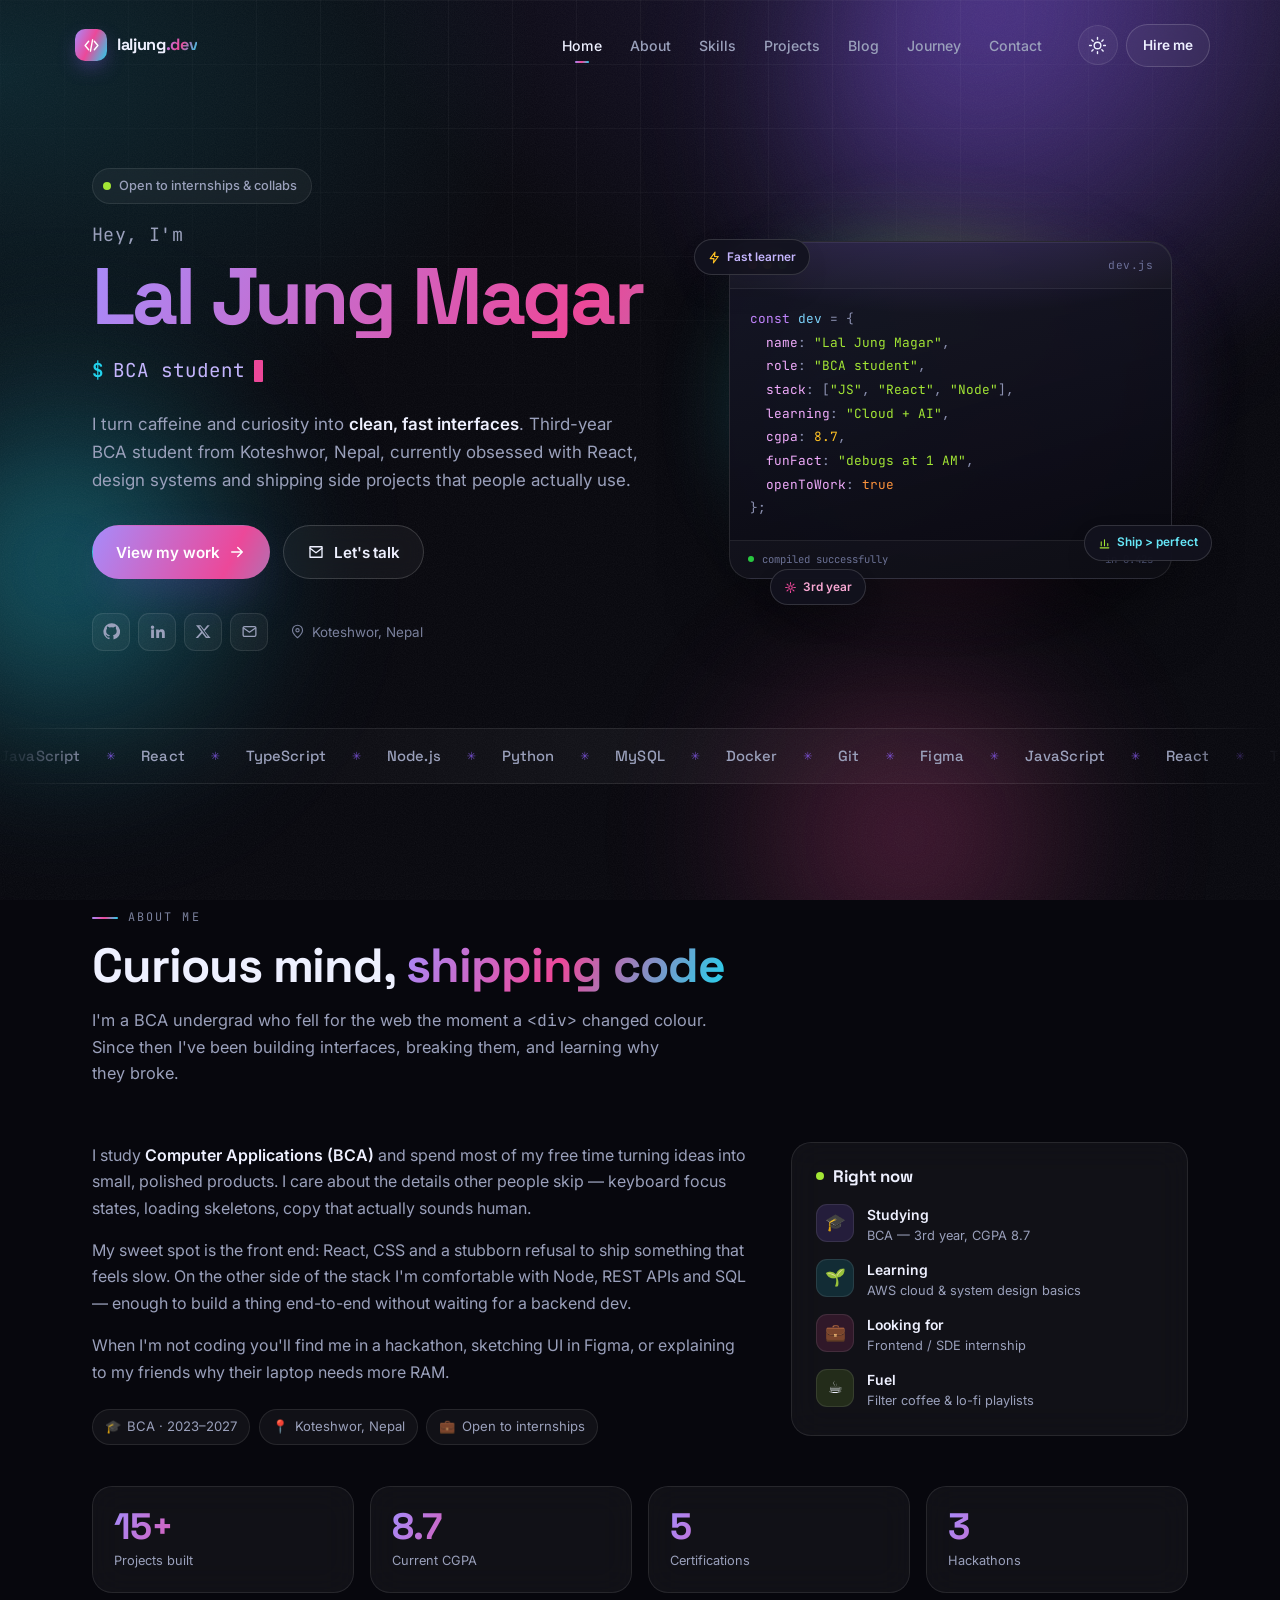
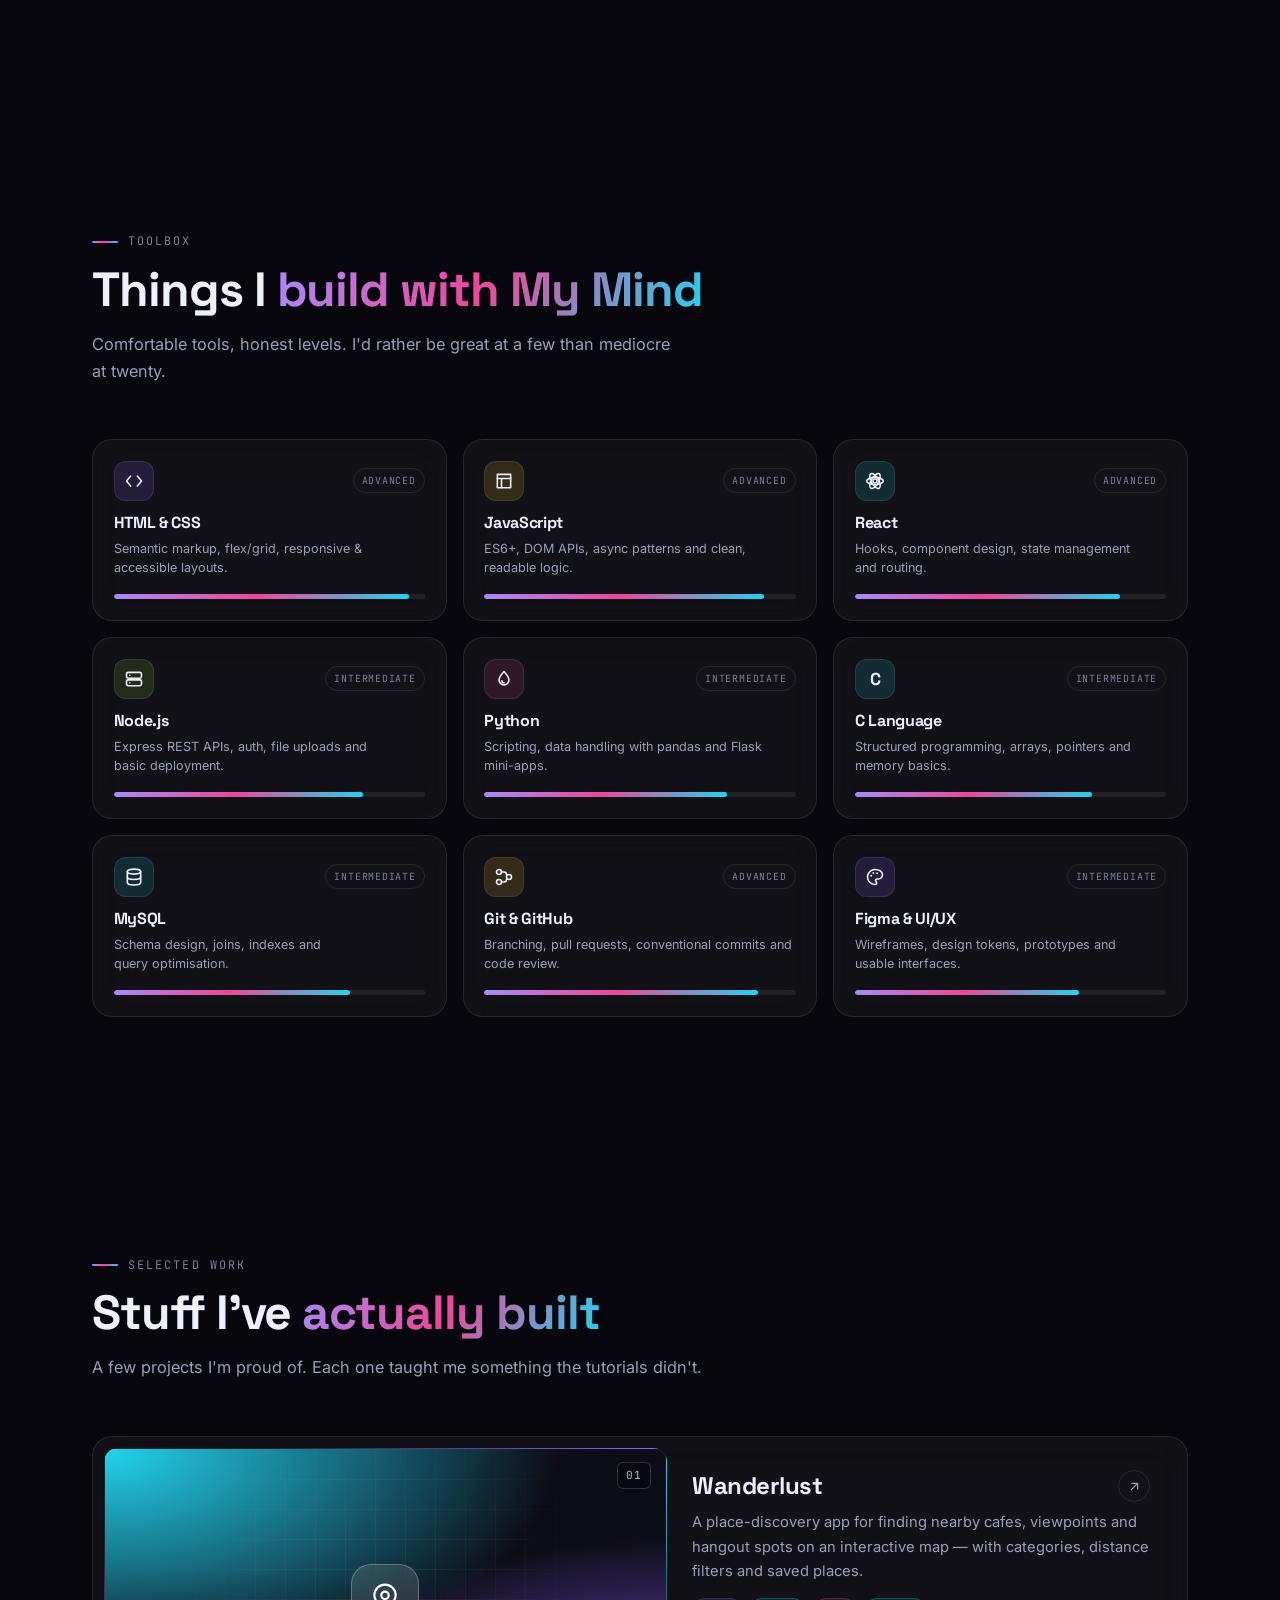
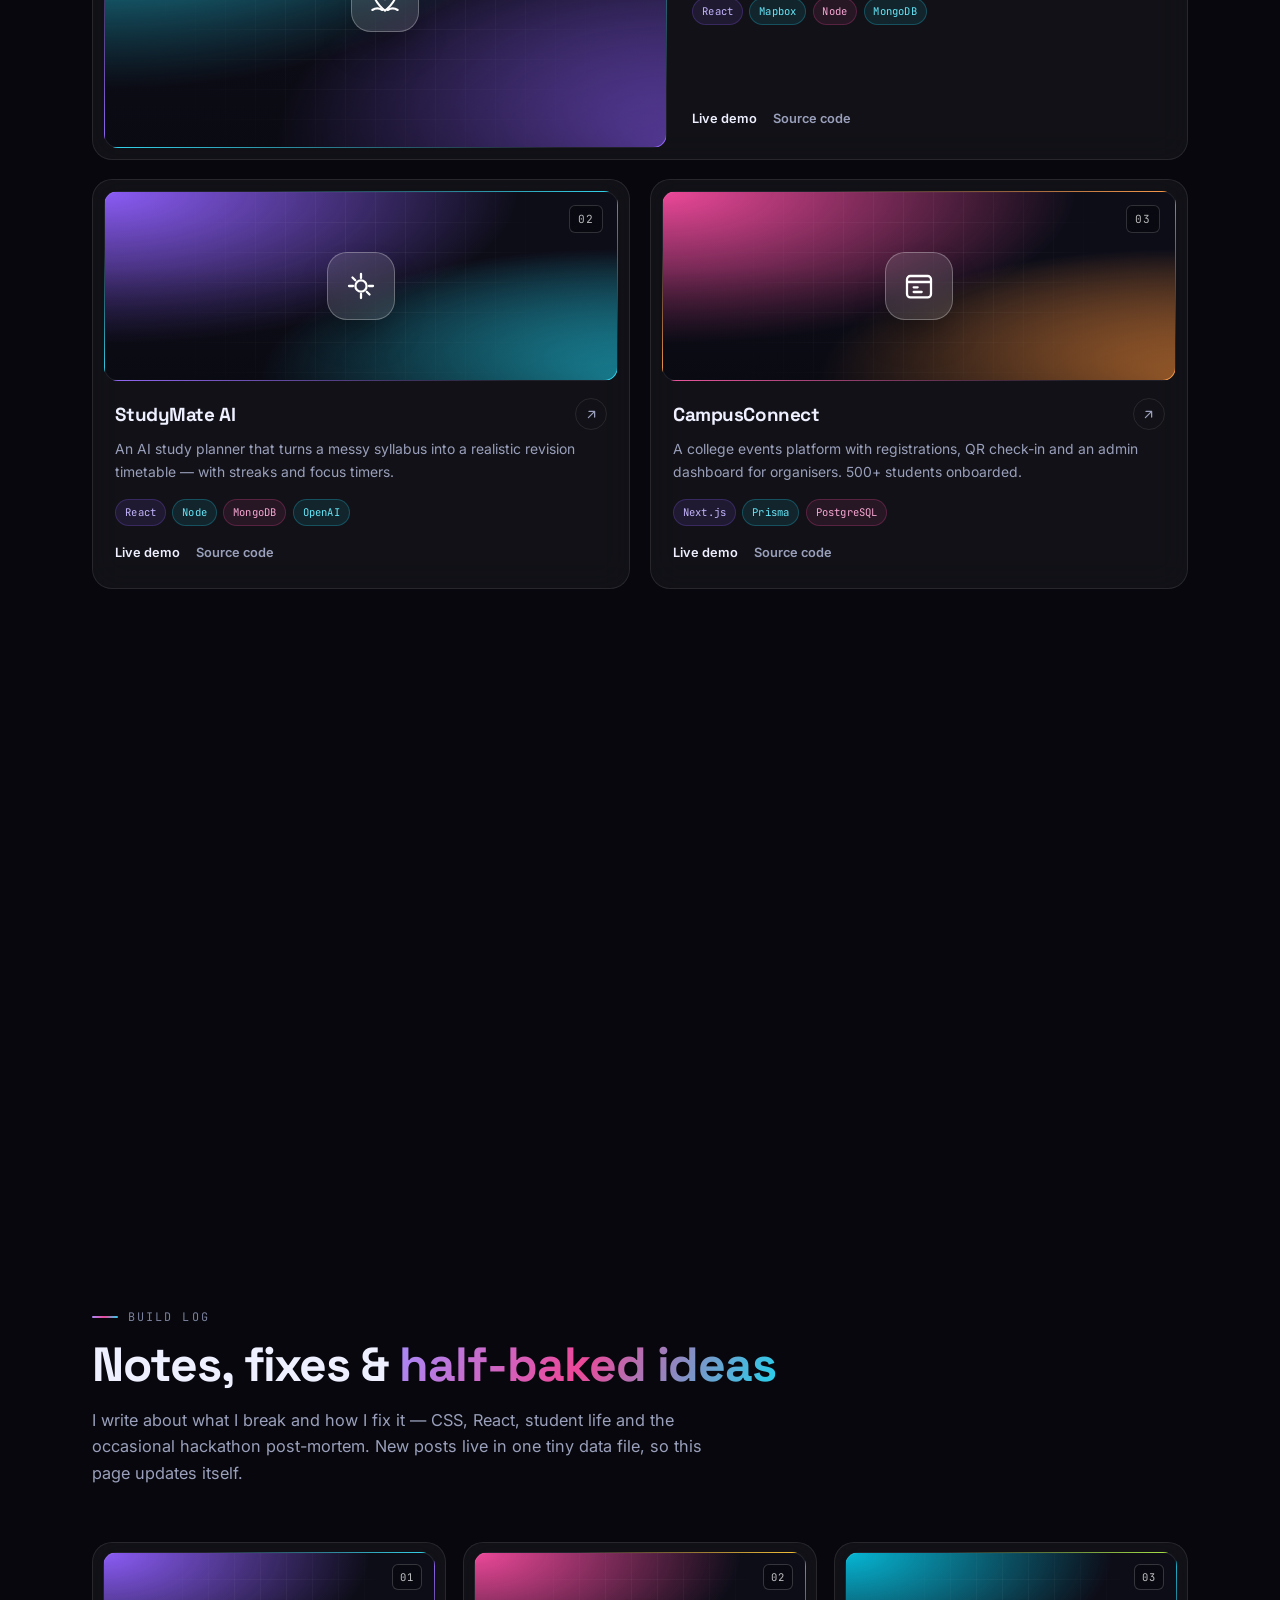
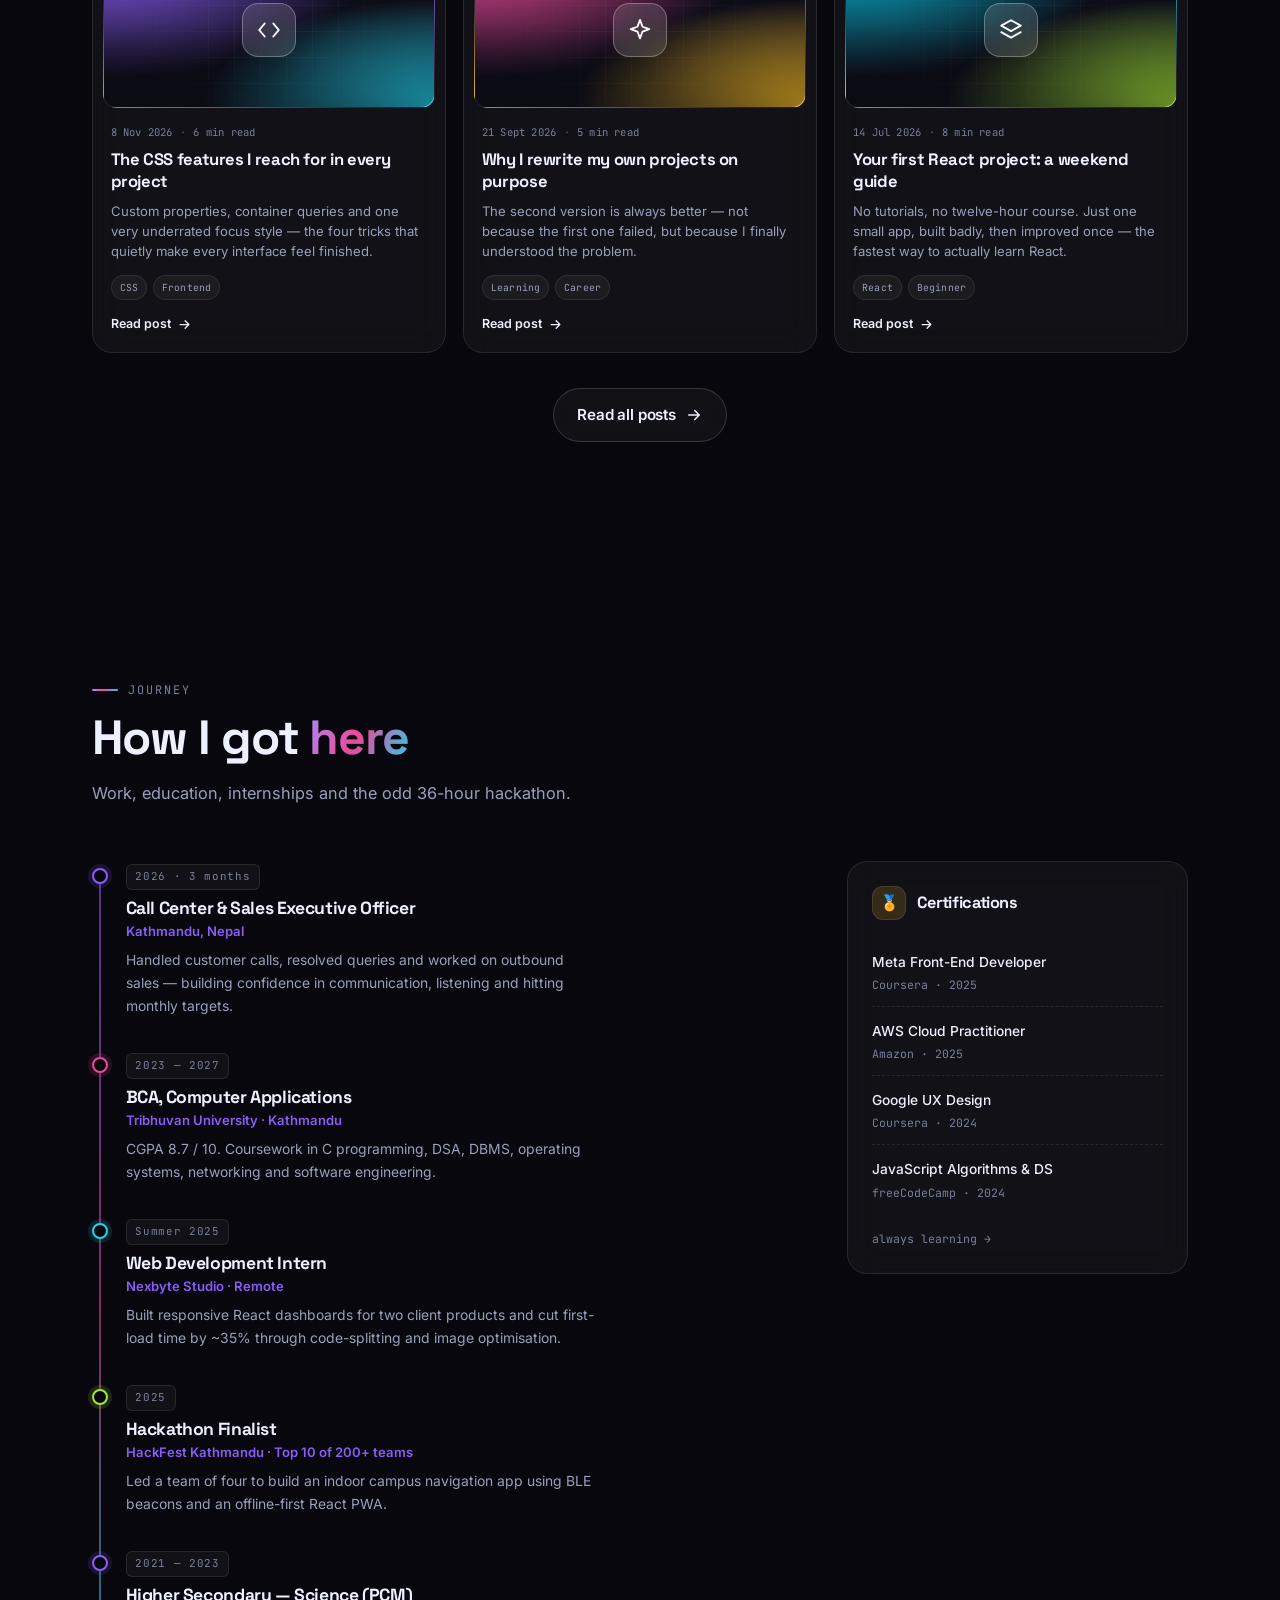
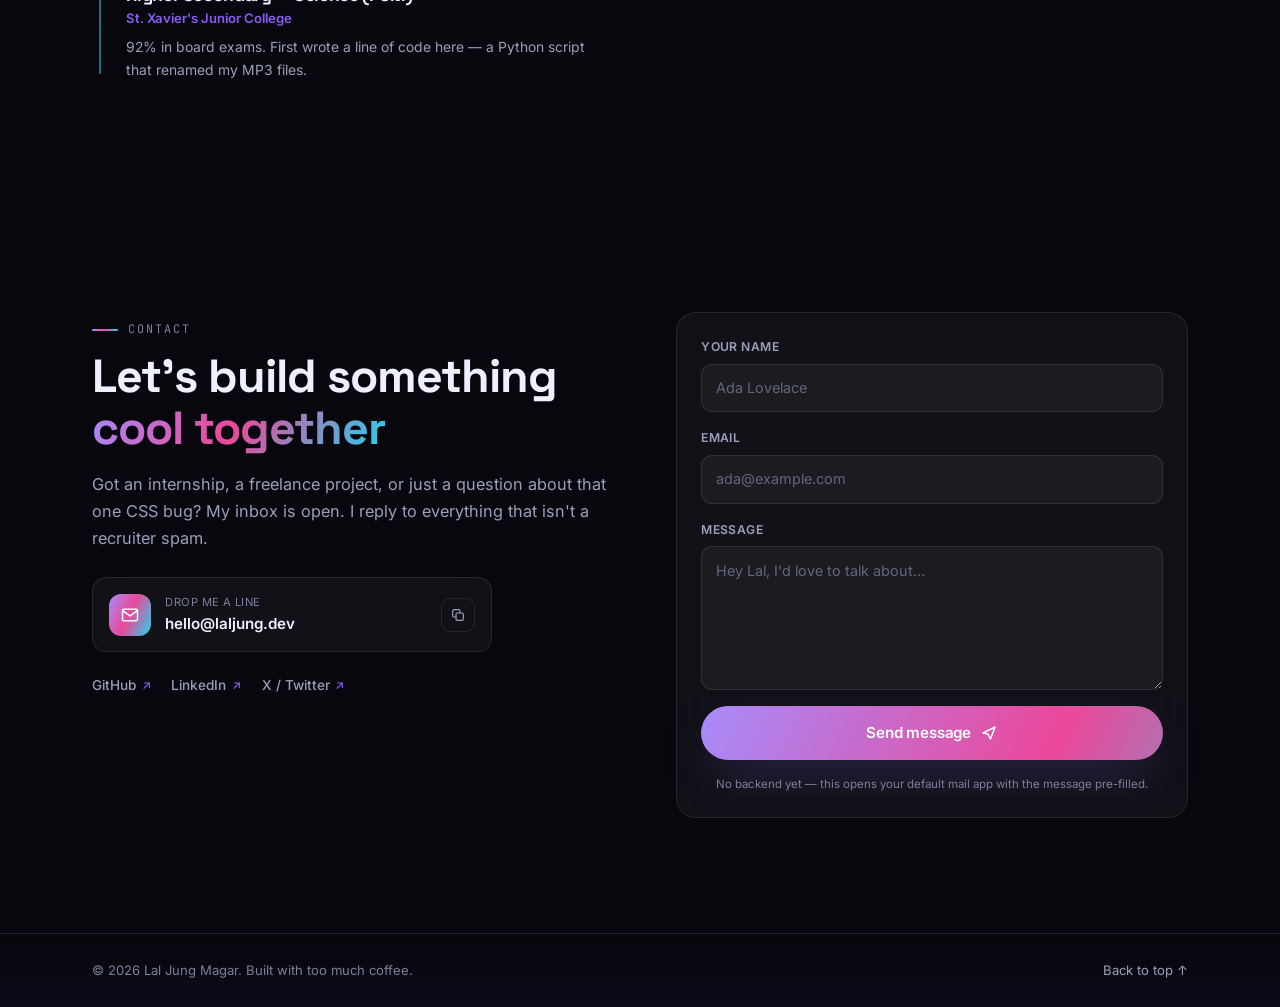
<file: index.html>
<!DOCTYPE html>
<html lang="en" data-theme="dark">
<head>
  <meta charset="utf-8" />
  <meta name="viewport" content="width=device-width, initial-scale=1" />
  <title>Lal Jung Magar — BCA Student &amp; Developer</title>
  <meta name="description" content="Portfolio of Lal Jung Magar — a BCA student who builds fast, accessible and slightly over-engineered web apps." />
  <meta name="theme-color" content="#07070d" />
  <meta property="og:title" content="Lal Jung Magar — BCA Student &amp; Developer" />
  <meta property="og:description" content="Colorful little corner of the internet where I show off what I build." />
  <meta property="og:type" content="website" />

  <link rel="icon" href="data:image/svg+xml,%3Csvg xmlns='http://www.w3.org/2000/svg' viewBox='0 0 64 64'%3E%3Cdefs%3E%3ClinearGradient id='g' x1='0' y1='0' x2='1' y2='1'%3E%3Cstop offset='0' stop-color='%238b5cf6'/%3E%3Cstop offset='.5' stop-color='%23ec4899'/%3E%3Cstop offset='1' stop-color='%2322d3ee'/%3E%3C/linearGradient%3E%3C/defs%3E%3Crect width='64' height='64' rx='16' fill='url(%23g)'/%3E%3Ctext x='32' y='44' font-family='Verdana,sans-serif' font-size='32' font-weight='bold' fill='white' text-anchor='middle'%3EL%3C/text%3E%3C/svg%3E" />

  <link rel="preconnect" href="https://fonts.googleapis.com" />
  <link rel="preconnect" href="https://fonts.gstatic.com" crossorigin />
  <link href="https://fonts.googleapis.com/css2?family=Inter:wght@300;400;500;600;700&family=JetBrains+Mono:wght@400;600&family=Space+Grotesk:wght@500;600;700&display=swap" rel="stylesheet" />

  <link rel="stylesheet" href="assets/css/style.css" />
  <script>document.documentElement.classList.add('js');</script>
</head>

<body>
  <!-- ===== decorative background ===== -->
  <div class="bg" aria-hidden="true">
    <div class="orb orb-1"></div>
    <div class="orb orb-2"></div>
    <div class="orb orb-3"></div>
    <div class="grid-lines"></div>
  </div>
  <div class="noise" aria-hidden="true"></div>
  <div class="cursor-glow" id="cursorGlow" aria-hidden="true"></div>
  <div class="scroll-progress" aria-hidden="true"><span id="progressBar"></span></div>

  <a class="skip-link" href="#main">Skip to content</a>

  <!-- ===== nav ===== -->
  <header class="nav" id="nav">
    <div class="nav-inner">
      <a class="brand" href="#home" aria-label="Lal Jung Magar — home">
        <span class="brand-mark" aria-hidden="true">
          <svg viewBox="0 0 24 24" fill="none" stroke="currentColor" stroke-width="2" stroke-linecap="round" stroke-linejoin="round">
            <path d="m8 6-5 6 5 6M16 6l5 6-5 6M13.5 4l-3 16" />
          </svg>
        </span>
        <span class="brand-text">laljung<span class="glow">.dev</span></span>
      </a>

      <nav class="nav-links" id="navLinks" aria-label="Primary">
        <a href="#home" class="active">Home</a>
        <a href="#about">About</a>
        <a href="#skills">Skills</a>
        <a href="#projects">Projects</a>
        <a href="#blog">Blog</a>
        <a href="#journey">Journey</a>
        <a href="#contact">Contact</a>
      </nav>

      <div class="nav-actions">
        <button class="icon-btn theme-toggle" id="themeToggle" type="button" aria-label="Switch to light theme" aria-pressed="false">
          <svg class="i-sun" viewBox="0 0 24 24" fill="none" stroke="currentColor" stroke-width="1.8" stroke-linecap="round" aria-hidden="true">
            <circle cx="12" cy="12" r="4.2" />
            <path d="M12 2v2.2M12 19.8V22M2 12h2.2M19.8 12H22M4.9 4.9l1.6 1.6M17.5 17.5l1.6 1.6M19.1 4.9l-1.6 1.6M6.5 17.5l-1.6 1.6" />
          </svg>
          <svg class="i-moon" viewBox="0 0 24 24" fill="none" stroke="currentColor" stroke-width="1.8" stroke-linecap="round" stroke-linejoin="round" aria-hidden="true">
            <path d="M21 13.2A8.6 8.6 0 1 1 10.8 3a6.8 6.8 0 0 0 10.2 10.2Z" />
          </svg>
        </button>

        <a class="btn btn-sm btn-ghost nav-cta" href="#contact">Hire me</a>

        <button class="icon-btn menu-btn" id="menuBtn" type="button" aria-label="Open menu" aria-expanded="false" aria-controls="navLinks">
          <span></span><span></span>
        </button>
      </div>
    </div>
  </header>

  <main id="main">
    <!-- ===== hero ===== -->
    <section class="hero" id="home">
      <div class="wrap hero-grid">
        <div class="hero-copy">
          <p class="badge reveal">
            <span class="dot" aria-hidden="true"></span>
            Open to internships &amp; collabs
          </p>

          <h1 class="hero-title">
            <span class="hero-hi">Hey, I'm</span>
            <span class="grad hero-name">Lal Jung Magar</span>
          </h1>

          <p class="hero-role" aria-label="BCA student, front-end developer, problem solver">
            <span class="prompt" aria-hidden="true">$</span>
            <span id="typewriter" class="type-text">BCA student</span><span class="caret" aria-hidden="true"></span>
          </p>

          <p class="hero-lede">
            I turn caffeine and curiosity into <strong>clean, fast interfaces</strong>. Third-year BCA
            student from Koteshwor, Nepal, currently obsessed with React, design systems and shipping
            side projects that people actually use.
          </p>

          <div class="hero-actions">
            <a class="btn btn-primary" href="#projects">
              View my work
              <svg viewBox="0 0 24 24" fill="none" stroke="currentColor" stroke-width="2" stroke-linecap="round" stroke-linejoin="round" aria-hidden="true"><path d="M5 12h14M13 6l6 6-6 6"/></svg>
            </a>
            <a class="btn btn-ghost" href="#contact">
              <svg viewBox="0 0 24 24" fill="none" stroke="currentColor" stroke-width="1.8" stroke-linecap="round" stroke-linejoin="round" aria-hidden="true"><path d="M4 5h16v14H4z"/><path d="m4 7 8 6 8-6"/></svg>
              Let's talk
            </a>
          </div>

          <div class="hero-meta">
            <ul class="socials" aria-label="Social links">
              <li>
                <a href="https://github.com/" target="_blank" rel="noopener" aria-label="GitHub">
                  <svg viewBox="0 0 24 24" fill="currentColor" aria-hidden="true"><path d="M12 .5a11.5 11.5 0 0 0-3.6 22.4c.6.1.8-.2.8-.6v-2c-3.2.7-3.9-1.4-3.9-1.4-.5-1.3-1.2-1.7-1.2-1.7-1-.7.1-.7.1-.7 1.1.1 1.7 1.1 1.7 1.1 1 1.7 2.6 1.2 3.2.9.1-.7.4-1.2.7-1.5-2.6-.3-5.3-1.3-5.3-5.7 0-1.3.5-2.3 1.2-3.1-.1-.3-.5-1.5.1-3.1 0 0 1-.3 3.2 1.2a11 11 0 0 1 5.8 0c2.2-1.5 3.2-1.2 3.2-1.2.6 1.6.2 2.8.1 3.1.8.8 1.2 1.8 1.2 3.1 0 4.4-2.7 5.4-5.3 5.7.4.4.8 1.1.8 2.2v3.3c0 .4.2.7.8.6A11.5 11.5 0 0 0 12 .5Z"/></svg>
                </a>
              </li>
              <li>
                <a href="https://linkedin.com/" target="_blank" rel="noopener" aria-label="LinkedIn">
                  <svg viewBox="0 0 24 24" fill="currentColor" aria-hidden="true"><path d="M4.98 3.5a2.5 2.5 0 1 1 0 5 2.5 2.5 0 0 1 0-5ZM3 9h4v12H3zM10 9h3.8v1.7h.1c.5-1 1.8-2 3.7-2 4 0 4.7 2.5 4.7 5.9V21h-4v-5.6c0-1.3 0-3-1.9-3s-2.1 1.4-2.1 2.9V21h-4z"/></svg>
                </a>
              </li>
              <li>
                <a href="https://x.com/" target="_blank" rel="noopener" aria-label="X / Twitter">
                  <svg viewBox="0 0 24 24" fill="currentColor" aria-hidden="true"><path d="M17.5 3h3.3l-7.2 8.2L22 21h-6.6l-5.2-6.7L4.3 21H1l7.7-8.8L1.4 3H8l4.7 6.2L17.5 3Zm-1.2 16h1.8L7.8 4.9H5.9L16.3 19Z"/></svg>
                </a>
              </li>
              <li>
                <a href="mailto:hello@laljung.dev" aria-label="Email">
                  <svg viewBox="0 0 24 24" fill="none" stroke="currentColor" stroke-width="1.8" stroke-linecap="round" stroke-linejoin="round" aria-hidden="true"><rect x="3" y="5" width="18" height="14" rx="2"/><path d="m3.5 7 8.5 6 8.5-6"/></svg>
                </a>
              </li>
            </ul>
            <span class="loc">
              <svg viewBox="0 0 24 24" fill="none" stroke="currentColor" stroke-width="1.8" stroke-linecap="round" stroke-linejoin="round" aria-hidden="true"><path d="M20 10c0 5.5-8 12-8 12s-8-6.5-8-12a8 8 0 1 1 16 0Z"/><circle cx="12" cy="10" r="2.6"/></svg>
              Koteshwor, Nepal
            </span>
          </div>
        </div>

        <div class="hero-visual reveal" data-delay="120">
          <div class="aura" aria-hidden="true"></div>

          <div class="code-card tilt" id="codeCard">
            <div class="code-top">
              <span class="tl tl-r"></span><span class="tl tl-y"></span><span class="tl tl-g"></span>
              <span class="code-file">dev.js</span>
            </div>
            <pre class="code" aria-hidden="true"><code><span class="k">const</span> <span class="v">dev</span> <span class="op">=</span> <span class="p">{</span>
  <span class="key">name</span><span class="p">:</span> <span class="s">"Lal Jung Magar"</span><span class="p">,</span>
  <span class="key">role</span><span class="p">:</span> <span class="s">"BCA student"</span><span class="p">,</span>
  <span class="key">stack</span><span class="p">:</span> <span class="p">[</span><span class="s">"JS"</span><span class="p">,</span> <span class="s">"React"</span><span class="p">,</span> <span class="s">"Node"</span><span class="p">],</span>
  <span class="key">learning</span><span class="p">:</span> <span class="s">"Cloud + AI"</span><span class="p">,</span>
  <span class="key">cgpa</span><span class="p">:</span> <span class="n">8.7</span><span class="p">,</span>
  <span class="key">funFact</span><span class="p">:</span> <span class="s">"debugs at 1 AM"</span><span class="p">,</span>
  <span class="key">openToWork</span><span class="p">:</span> <span class="b">true</span>
<span class="p">};</span></code></pre>

            <div class="code-foot">
              <span class="pulse-dot" aria-hidden="true"></span>
              <span>compiled successfully</span>
              <span class="code-time">in 0.42s</span>
            </div>
          </div>

          <span class="chip chip-1">
            <svg viewBox="0 0 24 24" fill="none" stroke="currentColor" stroke-width="2" stroke-linecap="round" stroke-linejoin="round" aria-hidden="true"><path d="m13 2-9 12h7l-1 8 9-12h-7l1-8Z"/></svg>
            Fast learner
          </span>
          <span class="chip chip-2">
            <svg viewBox="0 0 24 24" fill="none" stroke="currentColor" stroke-width="2" stroke-linecap="round" stroke-linejoin="round" aria-hidden="true"><path d="M4 20h16M6 16V9m6 7V5m6 11v-4"/></svg>
            Ship &gt; perfect
          </span>
          <span class="chip chip-3">
            <svg viewBox="0 0 24 24" fill="none" stroke="currentColor" stroke-width="2" stroke-linecap="round" stroke-linejoin="round" aria-hidden="true"><path d="M12 3v3M12 18v3M3 12h3M18 12h3M5.6 5.6l2.1 2.1M16.3 16.3l2.1 2.1M18.4 5.6l-2.1 2.1M7.7 16.3l-2.1 2.1"/><circle cx="12" cy="12" r="3.2"/></svg>
            3rd year
          </span>
        </div>
      </div>
    </section>

    <!-- ===== marquee ===== -->
    <div class="marquee" aria-hidden="true">
      <div class="marquee-track">
        <span>JavaScript</span><span class="sep">✳</span><span>React</span><span class="sep">✳</span><span>TypeScript</span><span class="sep">✳</span><span>Node.js</span><span class="sep">✳</span><span>Python</span><span class="sep">✳</span><span>MySQL</span><span class="sep">✳</span><span>Docker</span><span class="sep">✳</span><span>Git</span><span class="sep">✳</span><span>Figma</span><span class="sep">✳</span>
        <span>JavaScript</span><span class="sep">✳</span><span>React</span><span class="sep">✳</span><span>TypeScript</span><span class="sep">✳</span><span>Node.js</span><span class="sep">✳</span><span>Python</span><span class="sep">✳</span><span>MySQL</span><span class="sep">✳</span><span>Docker</span><span class="sep">✳</span><span>Git</span><span class="sep">✳</span><span>Figma</span><span class="sep">✳</span>
      </div>
    </div>

    <!-- ===== about ===== -->
    <section class="section" id="about">
      <div class="wrap">
        <div class="sec-head reveal">
          <p class="eyebrow"><span></span>About me</p>
          <h2>Curious mind, <span class="grad">shipping code</span></h2>
          <p class="lead">
            I'm a BCA undergrad who fell for the web the moment a <code>&lt;div&gt;</code> changed colour.
            Since then I've been building interfaces, breaking them, and learning why they broke.
          </p>
        </div>

        <div class="about-grid">
          <div class="about-text reveal">
            <p>
              I study <strong>Computer Applications (BCA)</strong> and spend most of my free time turning
              ideas into small, polished products. I care about the details other people skip —
              keyboard focus states, loading skeletons, copy that actually sounds human.
            </p>
            <p>
              My sweet spot is the front end: React, CSS and a stubborn refusal to ship something
              that feels slow. On the other side of the stack I'm comfortable with Node, REST APIs
              and SQL — enough to build a thing end-to-end without waiting for a backend dev.
            </p>
            <p>
              When I'm not coding you'll find me in a hackathon, sketching UI in Figma, or
              explaining to my friends why their laptop needs more RAM.
            </p>

            <ul class="mini-facts">
              <li><span aria-hidden="true">🎓</span> BCA · 2023–2027</li>
              <li><span aria-hidden="true">📍</span> Koteshwor, Nepal</li>
              <li><span aria-hidden="true">💼</span> Open to internships</li>
            </ul>
          </div>

          <aside class="now-card card reveal" data-delay="100">
            <div class="now-head">
              <span class="live-dot" aria-hidden="true"></span>
              <h3>Right now</h3>
            </div>
            <ul class="now-list">
              <li>
                <span class="now-ico i-violet" aria-hidden="true">🎓</span>
                <div><strong>Studying</strong><p>BCA — 3rd year, CGPA 8.7</p></div>
              </li>
              <li>
                <span class="now-ico i-cyan" aria-hidden="true">🌱</span>
                <div><strong>Learning</strong><p>AWS cloud &amp; system design basics</p></div>
              </li>
              <li>
                <span class="now-ico i-pink" aria-hidden="true">💼</span>
                <div><strong>Looking for</strong><p>Frontend / SDE internship</p></div>
              </li>
              <li>
                <span class="now-ico i-lime" aria-hidden="true">☕</span>
                <div><strong>Fuel</strong><p>Filter coffee &amp; lo-fi playlists</p></div>
              </li>
            </ul>
          </aside>
        </div>

        <div class="stats" id="stats">
          <div class="stat card reveal">
            <span class="stat-num grad" data-count="15" data-suffix="+">0</span>
            <span class="stat-label">Projects built</span>
          </div>
          <div class="stat card reveal" data-delay="70">
            <span class="stat-num grad" data-count="8.7" data-decimals="1">0</span>
            <span class="stat-label">Current CGPA</span>
          </div>
          <div class="stat card reveal" data-delay="140">
            <span class="stat-num grad" data-count="5" data-suffix="">0</span>
            <span class="stat-label">Certifications</span>
          </div>
          <div class="stat card reveal" data-delay="210">
            <span class="stat-num grad" data-count="3" data-suffix="">0</span>
            <span class="stat-label">Hackathons</span>
          </div>
        </div>
      </div>
    </section>

    <!-- ===== skills ===== -->
    <section class="section" id="skills">
      <div class="wrap">
        <div class="sec-head reveal">
          <p class="eyebrow"><span></span>Toolbox</p>
          <h2>Things I <span class="grad">build with My Mind</span></h2>
          <p class="lead">Comfortable tools, honest levels. I'd rather be great at a few than mediocre at twenty.</p>
        </div>

        <div class="skills-grid">
          <article class="skill card reveal">
            <div class="skill-top">
              <span class="skill-ico i-violet" aria-hidden="true">
                <svg viewBox="0 0 24 24" fill="none" stroke="currentColor" stroke-width="1.9" stroke-linecap="round" stroke-linejoin="round"><path d="m8 6-5 6 5 6M16 6l5 6-5 6"/></svg>
              </span>
              <span class="skill-level">Advanced</span>
            </div>
            <h3>HTML &amp; CSS</h3>
            <p>Semantic markup, flex/grid, responsive &amp; accessible layouts.</p>
            <div class="bar"><span class="bar-fill" data-level="95"></span></div>
          </article>

          <article class="skill card reveal" data-delay="60">
            <div class="skill-top">
              <span class="skill-ico i-amber" aria-hidden="true">
                <svg viewBox="0 0 24 24" fill="none" stroke="currentColor" stroke-width="1.9" stroke-linecap="round" stroke-linejoin="round"><path d="M4 4h16v16H4z"/><path d="M4 9h16M9 9v11"/></svg>
              </span>
              <span class="skill-level">Advanced</span>
            </div>
            <h3>JavaScript</h3>
            <p>ES6+, DOM APIs, async patterns and clean, readable logic.</p>
            <div class="bar"><span class="bar-fill" data-level="90"></span></div>
          </article>

          <article class="skill card reveal" data-delay="120">
            <div class="skill-top">
              <span class="skill-ico i-cyan" aria-hidden="true">
                <svg viewBox="0 0 24 24" fill="none" stroke="currentColor" stroke-width="1.9" stroke-linecap="round" stroke-linejoin="round"><circle cx="12" cy="12" r="2.4"/><ellipse cx="12" cy="12" rx="10" ry="4.4"/><ellipse cx="12" cy="12" rx="10" ry="4.4" transform="rotate(60 12 12)"/><ellipse cx="12" cy="12" rx="10" ry="4.4" transform="rotate(120 12 12)"/></svg>
              </span>
              <span class="skill-level">Advanced</span>
            </div>
            <h3>React</h3>
            <p>Hooks, component design, state management and routing.</p>
            <div class="bar"><span class="bar-fill" data-level="85"></span></div>
          </article>

          <article class="skill card reveal" data-delay="180">
            <div class="skill-top">
              <span class="skill-ico i-lime" aria-hidden="true">
                <svg viewBox="0 0 24 24" fill="none" stroke="currentColor" stroke-width="1.9" stroke-linecap="round" stroke-linejoin="round"><rect x="3" y="4" width="18" height="7" rx="2"/><rect x="3" y="13" width="18" height="7" rx="2"/><path d="M7 7.5h.01M7 16.5h.01"/></svg>
              </span>
              <span class="skill-level">Intermediate</span>
            </div>
            <h3>Node.js</h3>
            <p>Express REST APIs, auth, file uploads and basic deployment.</p>
            <div class="bar"><span class="bar-fill" data-level="80"></span></div>
          </article>

          <article class="skill card reveal">
            <div class="skill-top">
              <span class="skill-ico i-pink" aria-hidden="true">
                <svg viewBox="0 0 24 24" fill="none" stroke="currentColor" stroke-width="1.9" stroke-linecap="round" stroke-linejoin="round"><path d="M12 3c4 4.5 6 7.3 6 10a6 6 0 0 1-12 0c0-2.7 2-5.5 6-10Z"/><path d="M9.5 14a2.5 2.5 0 0 0 2.5 2.5"/></svg>
              </span>
              <span class="skill-level">Intermediate</span>
            </div>
            <h3>Python</h3>
            <p>Scripting, data handling with pandas and Flask mini-apps.</p>
            <div class="bar"><span class="bar-fill" data-level="78"></span></div>
          </article>

          <article class="skill card reveal" data-delay="120">
            <div class="skill-top">
              <span class="skill-ico i-cyan skill-ico-letter" aria-hidden="true">C</span>
              <span class="skill-level">Intermediate</span>
            </div>
            <h3>C Language</h3>
            <p>Structured programming, arrays, pointers and memory basics.</p>
            <div class="bar"><span class="bar-fill" data-level="76"></span></div>
          </article>

          <article class="skill card reveal" data-delay="60">
            <div class="skill-top">
              <span class="skill-ico i-cyan" aria-hidden="true">
                <svg viewBox="0 0 24 24" fill="none" stroke="currentColor" stroke-width="1.9" stroke-linecap="round" stroke-linejoin="round"><ellipse cx="12" cy="5.5" rx="8" ry="3"/><path d="M4 5.5v13c0 1.7 3.6 3 8 3s8-1.3 8-3v-13"/><path d="M4 12c0 1.7 3.6 3 8 3s8-1.3 8-3"/></svg>
              </span>
              <span class="skill-level">Intermediate</span>
            </div>
            <h3>MySQL</h3>
            <p>Schema design, joins, indexes and query optimisation.</p>
            <div class="bar"><span class="bar-fill" data-level="76"></span></div>
          </article>

          <article class="skill card reveal" data-delay="120">
            <div class="skill-top">
              <span class="skill-ico i-amber" aria-hidden="true">
                <svg viewBox="0 0 24 24" fill="none" stroke="currentColor" stroke-width="1.9" stroke-linecap="round" stroke-linejoin="round"><circle cx="6" cy="6" r="3"/><circle cx="6" cy="18" r="3"/><circle cx="18" cy="12" r="3"/><path d="M9 6h3a3 3 0 0 1 3 3v0M9 18h3a3 3 0 0 0 3-3v0"/></svg>
              </span>
              <span class="skill-level">Advanced</span>
            </div>
            <h3>Git &amp; GitHub</h3>
            <p>Branching, pull requests, conventional commits and code review.</p>
            <div class="bar"><span class="bar-fill" data-level="88"></span></div>
          </article>

          <article class="skill card reveal" data-delay="180">
            <div class="skill-top">
              <span class="skill-ico i-violet" aria-hidden="true">
                <svg viewBox="0 0 24 24" fill="none" stroke="currentColor" stroke-width="1.9" stroke-linecap="round" stroke-linejoin="round"><path d="M12 3a9 9 0 0 0 0 18c1.4 0 2-.9 2-1.9 0-1.5-1.4-1.7-1.4-3 0-1 .8-1.8 2-1.8H16a5 5 0 0 0 5-5C21 5.6 17 3 12 3Z"/><circle cx="7.5" cy="10.5" r="1.1" fill="currentColor" stroke="none"/><circle cx="10" cy="7.2" r="1.1" fill="currentColor" stroke="none"/><circle cx="14.5" cy="7.4" r="1.1" fill="currentColor" stroke="none"/></svg>
              </span>
              <span class="skill-level">Intermediate</span>
            </div>
            <h3>Figma &amp; UI/UX</h3>
            <p>Wireframes, design tokens, prototypes and usable interfaces.</p>
            <div class="bar"><span class="bar-fill" data-level="72"></span></div>
          </article>
        </div>
      </div>
    </section>

    <!-- ===== projects ===== -->
    <section class="section" id="projects">
      <div class="wrap">
        <div class="sec-head reveal">
          <p class="eyebrow"><span></span>Selected work</p>
          <h2>Stuff I've <span class="grad">actually built</span></h2>
          <p class="lead">A few projects I'm proud of. Each one taught me something the tutorials didn't.</p>
        </div>

        <div class="projects-grid">
          <article class="project card project-featured reveal">
            <div class="project-media" style="--a:#22d3ee; --b:#8b5cf6">
              <span class="proj-ico" aria-hidden="true">
                <svg viewBox="0 0 24 24" fill="none" stroke="currentColor" stroke-width="1.6" stroke-linecap="round" stroke-linejoin="round"><path d="M20 10c0 5.2-8 11.5-8 11.5S4 15.2 4 10a8 8 0 1 1 16 0Z"/><circle cx="12" cy="10" r="2.8"/><path d="M2.5 21c2.5-1.7 5-1.7 7.5 0M14 21c2.5-1.7 5-1.7 7.5 0"/></svg>
              </span>
              <span class="proj-no">01</span>
            </div>
            <div class="project-body">
              <div class="project-head">
                <h3>Wanderlust</h3>
                <span class="proj-arrow" aria-hidden="true">
                  <svg viewBox="0 0 24 24" fill="none" stroke="currentColor" stroke-width="2" stroke-linecap="round" stroke-linejoin="round"><path d="M7 17 17 7M8 7h9v9"/></svg>
                </span>
              </div>
              <p>A place-discovery app for finding nearby cafes, viewpoints and hangout spots on an interactive map — with categories, distance filters and saved places.</p>
              <ul class="tags">
                <li>React</li><li>Mapbox</li><li>Node</li><li>MongoDB</li>
              </ul>
              <div class="project-links">
                <a href="#" class="link" data-placeholder>Live demo</a>
                <a href="#" class="link link-muted" data-placeholder>Source code</a>
              </div>
            </div>
          </article>

          <article class="project card reveal">
            <div class="project-media" style="--a:#8b5cf6; --b:#22d3ee">
              <span class="proj-ico" aria-hidden="true">
                <svg viewBox="0 0 24 24" fill="none" stroke="currentColor" stroke-width="1.7" stroke-linecap="round" stroke-linejoin="round"><path d="M12 3v3M5.6 5.6l2.1 2.1M3 12h3M18 12h3M16.3 16.3l2.1 2.1M12 18v3"/><circle cx="12" cy="12" r="4.2"/></svg>
              </span>
              <span class="proj-no">02</span>
            </div>
            <div class="project-body">
              <div class="project-head">
                <h3>StudyMate AI</h3>
                <span class="proj-arrow" aria-hidden="true">
                  <svg viewBox="0 0 24 24" fill="none" stroke="currentColor" stroke-width="2" stroke-linecap="round" stroke-linejoin="round"><path d="M7 17 17 7M8 7h9v9"/></svg>
                </span>
              </div>
              <p>An AI study planner that turns a messy syllabus into a realistic revision timetable — with streaks and focus timers.</p>
              <ul class="tags">
                <li>React</li><li>Node</li><li>MongoDB</li><li>OpenAI</li>
              </ul>
              <div class="project-links">
                <a href="#" class="link" data-placeholder>Live demo</a>
                <a href="#" class="link link-muted" data-placeholder>Source code</a>
              </div>
            </div>
          </article>

          <article class="project card reveal" data-delay="70">
            <div class="project-media" style="--a:#ec4899; --b:#fb923c">
              <span class="proj-ico" aria-hidden="true">
                <svg viewBox="0 0 24 24" fill="none" stroke="currentColor" stroke-width="1.7" stroke-linecap="round" stroke-linejoin="round"><rect x="3" y="4.5" width="18" height="16" rx="2.5"/><path d="M3 9h18M8 13h3M8 16.5h6"/></svg>
              </span>
              <span class="proj-no">03</span>
            </div>
            <div class="project-body">
              <div class="project-head">
                <h3>CampusConnect</h3>
                <span class="proj-arrow" aria-hidden="true">
                  <svg viewBox="0 0 24 24" fill="none" stroke="currentColor" stroke-width="2" stroke-linecap="round" stroke-linejoin="round"><path d="M7 17 17 7M8 7h9v9"/></svg>
                </span>
              </div>
              <p>A college events platform with registrations, QR check-in and an admin dashboard for organisers. 500+ students onboarded.</p>
              <ul class="tags">
                <li>Next.js</li><li>Prisma</li><li>PostgreSQL</li>
              </ul>
              <div class="project-links">
                <a href="#" class="link" data-placeholder>Live demo</a>
                <a href="#" class="link link-muted" data-placeholder>Source code</a>
              </div>
            </div>
          </article>

          <article class="project card reveal" data-delay="140">
            <div class="project-media" style="--a:#06b6d4; --b:#a3e635">
              <span class="proj-ico" aria-hidden="true">
                <svg viewBox="0 0 24 24" fill="none" stroke="currentColor" stroke-width="1.7" stroke-linecap="round" stroke-linejoin="round"><path d="M4 19V5M4 19h16"/><path d="m7 15 3.5-4 3 2.5L20 7"/></svg>
              </span>
              <span class="proj-no">04</span>
            </div>
            <div class="project-body">
              <div class="project-head">
                <h3>ExpenseIQ</h3>
                <span class="proj-arrow" aria-hidden="true">
                  <svg viewBox="0 0 24 24" fill="none" stroke="currentColor" stroke-width="2" stroke-linecap="round" stroke-linejoin="round"><path d="M7 17 17 7M8 7h9v9"/></svg>
                </span>
              </div>
              <p>A personal finance tracker with category breakdowns, monthly goals and charts that make your spending feel uncomfortably clear.</p>
              <ul class="tags">
                <li>Vue</li><li>Chart.js</li><li>Firebase</li>
              </ul>
              <div class="project-links">
                <a href="#" class="link" data-placeholder>Live demo</a>
                <a href="#" class="link link-muted" data-placeholder>Source code</a>
              </div>
            </div>
          </article>

          <article class="project card reveal" data-delay="210">
            <div class="project-media" style="--a:#fbbf24; --b:#f472b6">
              <span class="proj-ico" aria-hidden="true">
                <svg viewBox="0 0 24 24" fill="none" stroke="currentColor" stroke-width="1.7" stroke-linecap="round" stroke-linejoin="round"><rect x="3" y="4" width="18" height="15" rx="2.5"/><path d="m7 9 3 3-3 3M13 15h4"/></svg>
              </span>
              <span class="proj-no">05</span>
            </div>
            <div class="project-body">
              <div class="project-head">
                <h3>DevFolio CLI</h3>
                <span class="proj-arrow" aria-hidden="true">
                  <svg viewBox="0 0 24 24" fill="none" stroke="currentColor" stroke-width="2" stroke-linecap="round" stroke-linejoin="round"><path d="M7 17 17 7M8 7h9v9"/></svg>
                </span>
              </div>
              <p>A tiny CLI that asks a few questions and spits out a deployable developer portfolio. Built because I got tired of writing the same hero section.</p>
              <ul class="tags">
                <li>TypeScript</li><li>Node</li><li>CLI</li>
              </ul>
              <div class="project-links">
                <a href="#" class="link" data-placeholder>npm package</a>
                <a href="#" class="link link-muted" data-placeholder>Source code</a>
              </div>
            </div>
          </article>
        </div>

        <p class="projects-note reveal">
          More experiments live on
          <a href="https://github.com/" target="_blank" rel="noopener" class="inline-link">GitHub →</a>
        </p>
      </div>
    </section>

    <!-- ===== blog ===== -->
    <section class="section" id="blog">
      <div class="wrap">
        <div class="sec-head reveal">
          <p class="eyebrow"><span></span>Build log</p>
          <h2>Notes, fixes &amp; <span class="grad">half-baked ideas</span></h2>
          <p class="lead">
            I write about what I break and how I fix it — CSS, React, student life and the occasional
            hackathon post-mortem. New posts live in one tiny data file, so this page updates itself.
          </p>
        </div>

        <div class="blog-grid" id="blogGrid" data-limit="3"></div>

        <div class="blog-more reveal">
          <a class="btn btn-ghost" href="blog.html">
            Read all posts
            <svg viewBox="0 0 24 24" fill="none" stroke="currentColor" stroke-width="2" stroke-linecap="round" stroke-linejoin="round" aria-hidden="true"><path d="M5 12h14M13 6l6 6-6 6"/></svg>
          </a>
        </div>
      </div>
    </section>

    <!-- ===== journey ===== -->
    <section class="section" id="journey">
      <div class="wrap">
        <div class="sec-head reveal">
          <p class="eyebrow"><span></span>Journey</p>
          <h2>How I got <span class="grad">here</span></h2>
          <p class="lead">Work, education, internships and the odd 36-hour hackathon.</p>
        </div>

        <div class="journey-grid">
          <ol class="timeline">
            <li class="reveal">
              <span class="t-date">2026 · 3 months</span>
              <h3>Call Center &amp; Sales Executive Officer</h3>
              <p class="t-org">Kathmandu, Nepal</p>
              <p>Handled customer calls, resolved queries and worked on outbound sales — building confidence in communication, listening and hitting monthly targets.</p>
            </li>
            <li class="reveal" data-delay="70">
              <span class="t-date">2023 — 2027</span>
              <h3>BCA, Computer Applications</h3>
              <p class="t-org">Tribhuvan University · Kathmandu</p>
              <p>CGPA 8.7 / 10. Coursework in C programming, DSA, DBMS, operating systems, networking and software engineering.</p>
            </li>
            <li class="reveal" data-delay="140">
              <span class="t-date">Summer 2025</span>
              <h3>Web Development Intern</h3>
              <p class="t-org">Nexbyte Studio · Remote</p>
              <p>Built responsive React dashboards for two client products and cut first-load time by ~35% through code-splitting and image optimisation.</p>
            </li>
            <li class="reveal" data-delay="210">
              <span class="t-date">2025</span>
              <h3>Hackathon Finalist</h3>
              <p class="t-org">HackFest Kathmandu · Top 10 of 200+ teams</p>
              <p>Led a team of four to build an indoor campus navigation app using BLE beacons and an offline-first React PWA.</p>
            </li>
            <li class="reveal" data-delay="280">
              <span class="t-date">2021 — 2023</span>
              <h3>Higher Secondary — Science (PCM)</h3>
              <p class="t-org">St. Xavier's Junior College</p>
              <p>92% in board exams. First wrote a line of code here — a Python script that renamed my MP3 files.</p>
            </li>
          </ol>

          <aside class="certs card reveal" data-delay="100">
            <h3 class="certs-title">
              <span class="now-ico i-amber" aria-hidden="true">🏅</span>
              Certifications
            </h3>
            <ul class="cert-list">
              <li>
                <span>Meta Front-End Developer</span>
                <small>Coursera · 2025</small>
              </li>
              <li>
                <span>AWS Cloud Practitioner</span>
                <small>Amazon · 2025</small>
              </li>
              <li>
                <span>Google UX Design</span>
                <small>Coursera · 2024</small>
              </li>
              <li>
                <span>JavaScript Algorithms &amp; DS</span>
                <small>freeCodeCamp · 2024</small>
              </li>
            </ul>
            <div class="certs-foot">
              <span class="mono">always learning →</span>
            </div>
          </aside>
        </div>
      </div>
    </section>

    <!-- ===== contact ===== -->
    <section class="section contact" id="contact">
      <div class="wrap">
        <div class="contact-grid">
          <div class="contact-copy reveal">
            <p class="eyebrow"><span></span>Contact</p>
            <h2>Let's build something <span class="grad">cool together</span></h2>
            <p class="lead">
              Got an internship, a freelance project, or just a question about that one CSS bug?
              My inbox is open. I reply to everything that isn't a recruiter spam.
            </p>

            <a class="email-card card" href="mailto:hello@laljung.dev" id="emailLink">
              <span class="email-ico" aria-hidden="true">
                <svg viewBox="0 0 24 24" fill="none" stroke="currentColor" stroke-width="1.8" stroke-linecap="round" stroke-linejoin="round"><rect x="3" y="5" width="18" height="14" rx="2"/><path d="m3.5 7 8.5 6 8.5-6"/></svg>
              </span>
              <span class="email-text">
                <small>Drop me a line</small>
                <strong>hello@laljung.dev</strong>
              </span>
              <button class="copy-btn" id="copyEmail" type="button" aria-label="Copy email address">
                <svg viewBox="0 0 24 24" fill="none" stroke="currentColor" stroke-width="1.8" stroke-linecap="round" stroke-linejoin="round" aria-hidden="true"><rect x="9" y="9" width="11" height="11" rx="2"/><path d="M15 9V6a2 2 0 0 0-2-2H6a2 2 0 0 0-2 2v7a2 2 0 0 0 2 2h3"/></svg>
              </button>
            </a>

            <ul class="contact-links">
              <li><a href="https://github.com/" target="_blank" rel="noopener">GitHub</a></li>
              <li><a href="https://linkedin.com/" target="_blank" rel="noopener">LinkedIn</a></li>
              <li><a href="https://x.com/" target="_blank" rel="noopener">X / Twitter</a></li>
            </ul>
          </div>

          <form class="contact-form card reveal" id="contactForm" data-delay="100" novalidate>
            <div class="form-row">
              <label for="name">Your name</label>
              <input id="name" name="name" type="text" placeholder="Ada Lovelace" autocomplete="name" required />
            </div>
            <div class="form-row">
              <label for="email">Email</label>
              <input id="email" name="email" type="email" placeholder="ada@example.com" autocomplete="email" required />
            </div>
            <div class="form-row">
              <label for="message">Message</label>
              <textarea id="message" name="message" rows="5" placeholder="Hey Lal, I'd love to talk about…" required></textarea>
            </div>
            <button class="btn btn-primary btn-block" type="submit">
              Send message
              <svg viewBox="0 0 24 24" fill="none" stroke="currentColor" stroke-width="2" stroke-linecap="round" stroke-linejoin="round" aria-hidden="true"><path d="m4 12 16-8-6 16-3.4-6.6L4 12Z"/></svg>
            </button>
            <p class="form-hint">No backend yet — this opens your default mail app with the message pre-filled.</p>
          </form>
        </div>
      </div>
    </section>
  </main>

  <footer class="footer">
    <div class="wrap footer-inner">
      <p>© <span id="year">2026</span> Lal Jung Magar. Built with too much coffee.</p>
      <a href="#home" class="footer-top">Back to top ↑</a>
    </div>
  </footer>

  <button class="to-top" id="toTop" type="button" aria-label="Back to top">
    <svg viewBox="0 0 24 24" fill="none" stroke="currentColor" stroke-width="2" stroke-linecap="round" stroke-linejoin="round" aria-hidden="true"><path d="M12 19V5M6 11l6-6 6 6"/></svg>
  </button>

  <div class="toast" id="toast" role="status" aria-live="polite"></div>

  <script src="assets/js/posts.js"></script>
  <script src="assets/js/main.js"></script>
  <script src="assets/js/blog.js"></script>
</body>
</html>
</file>
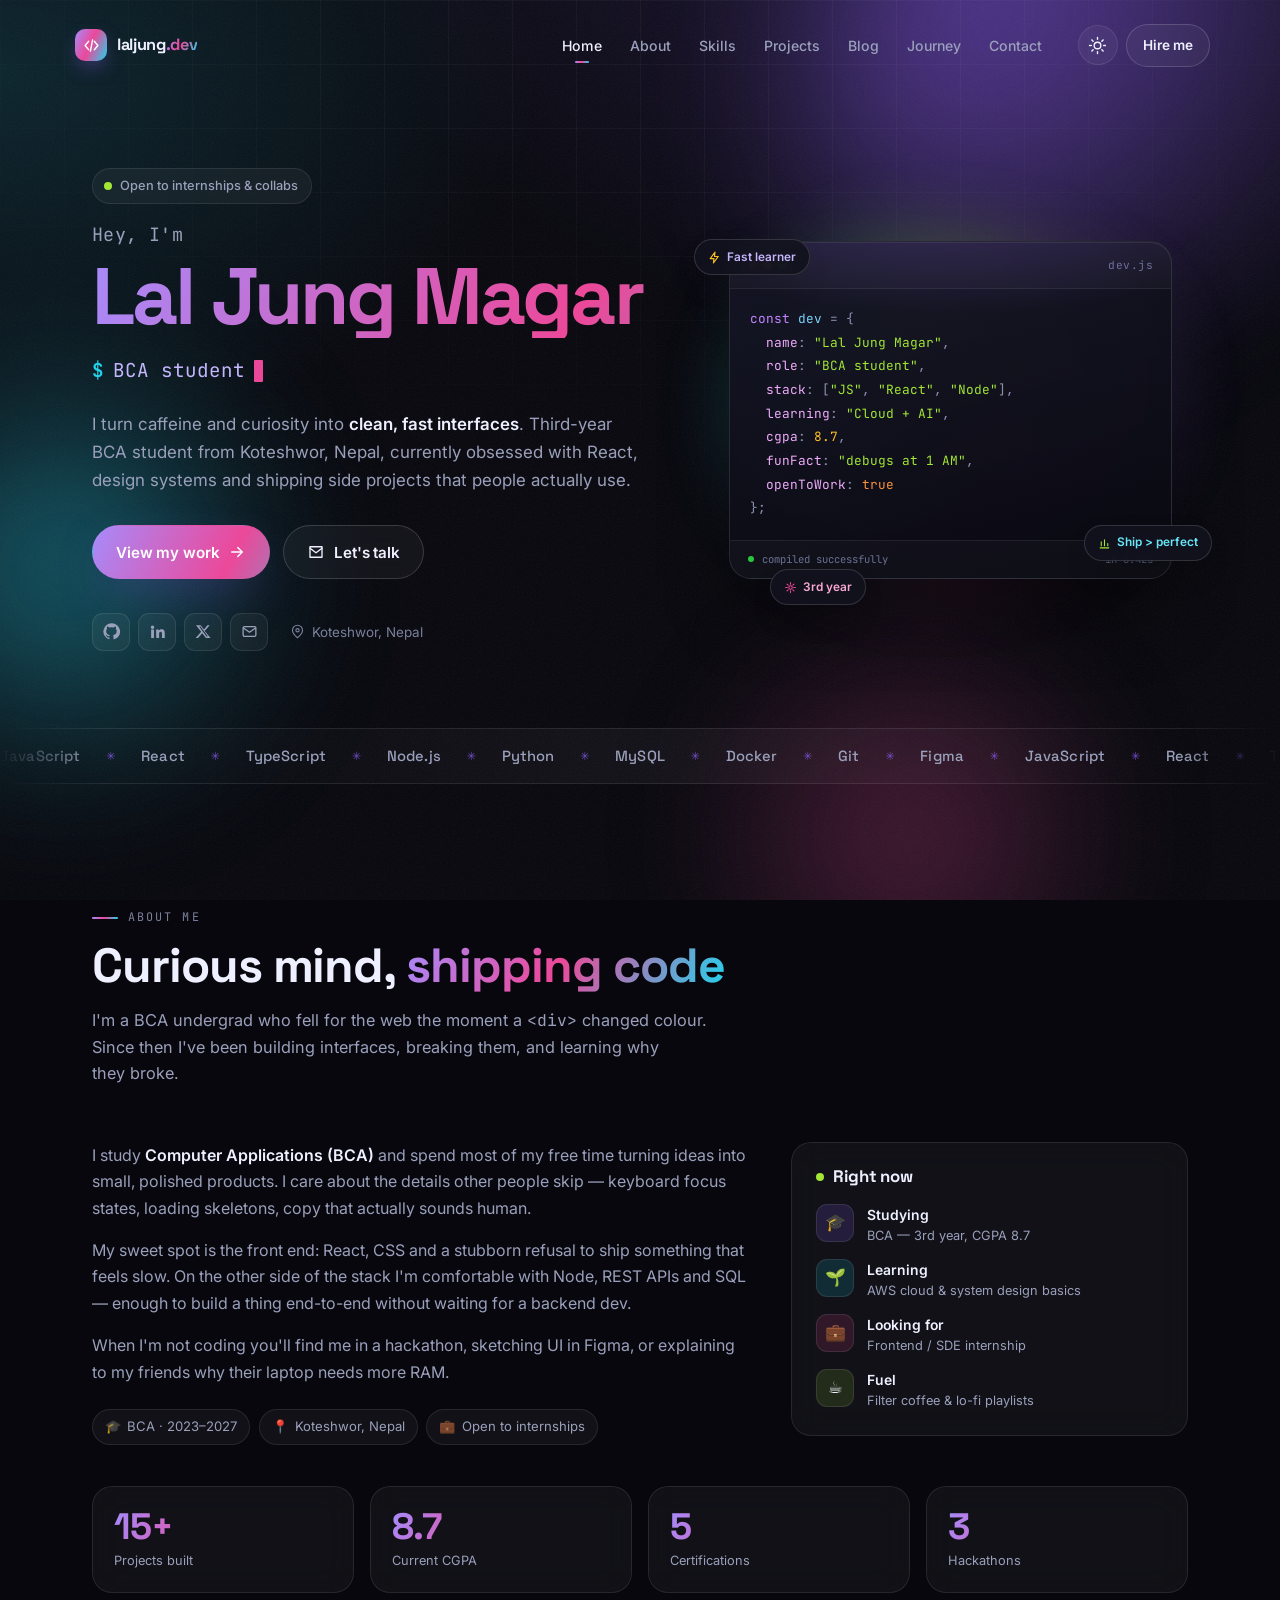
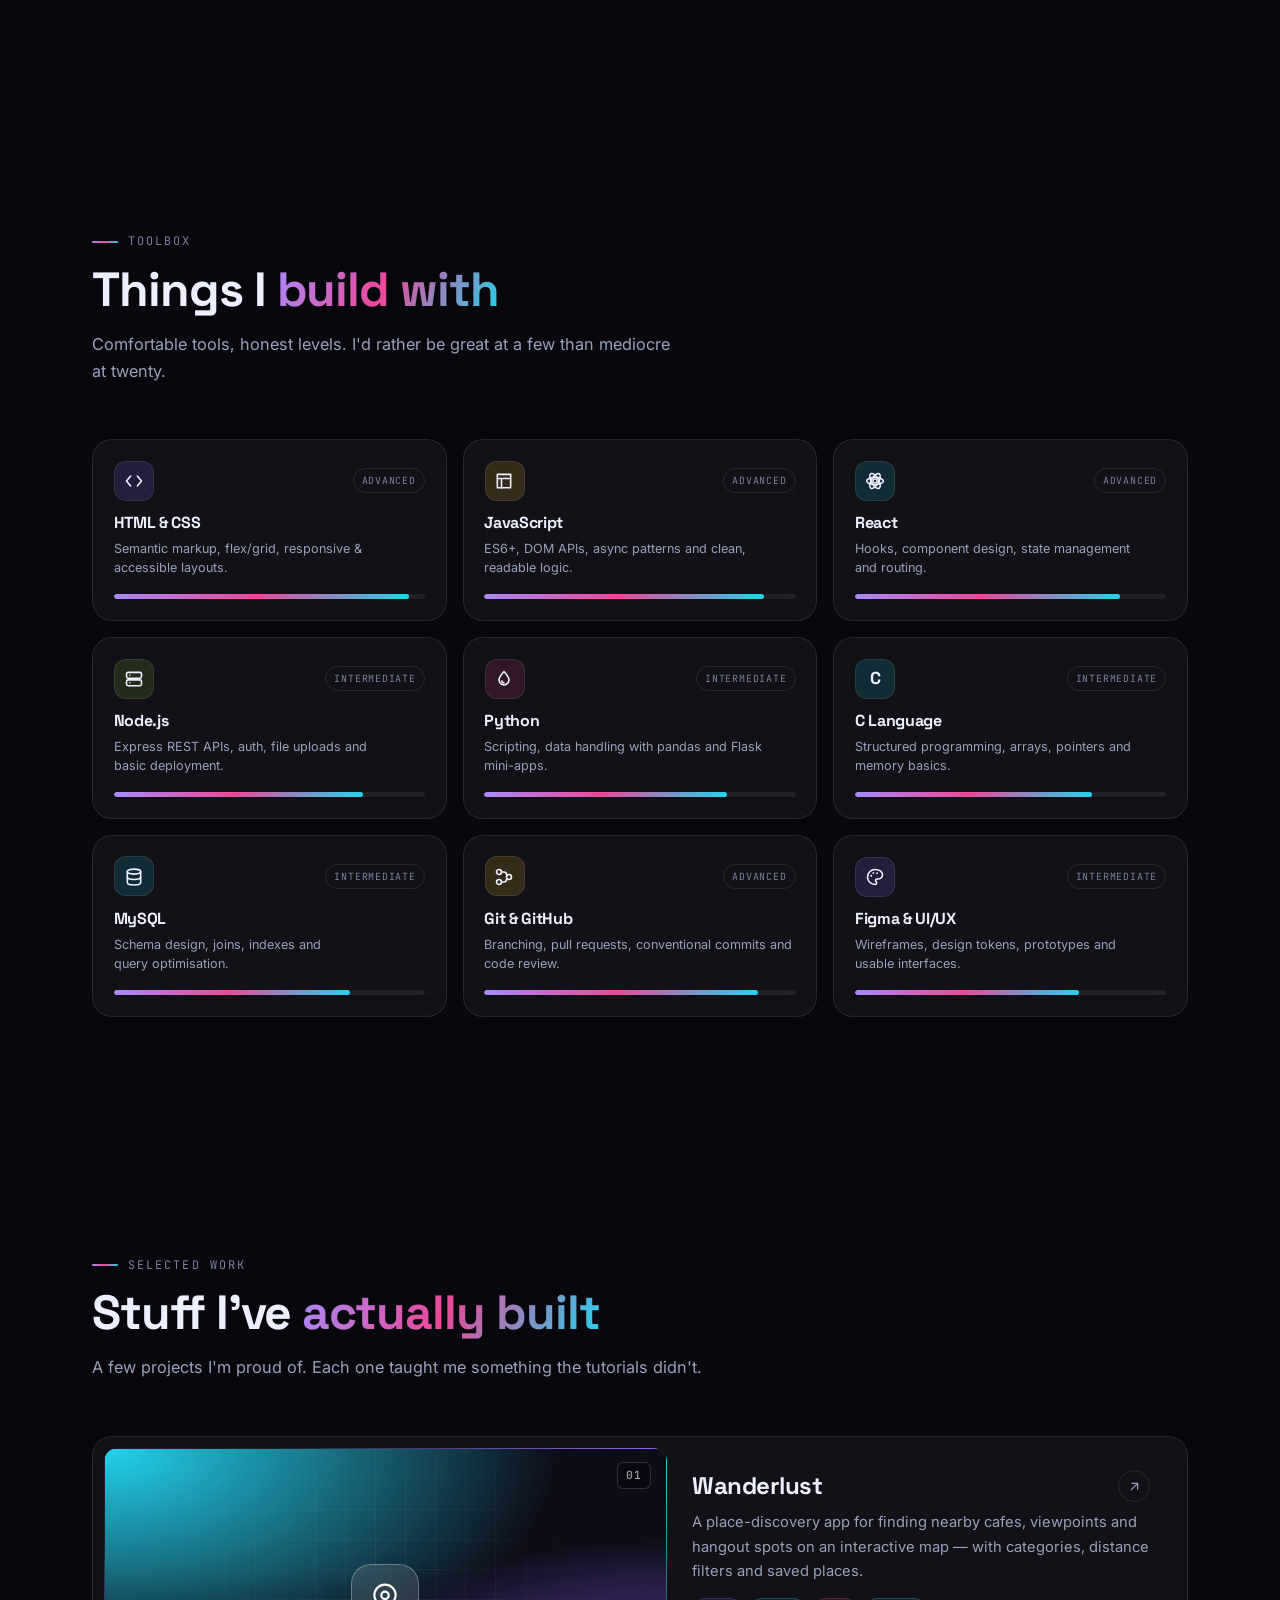
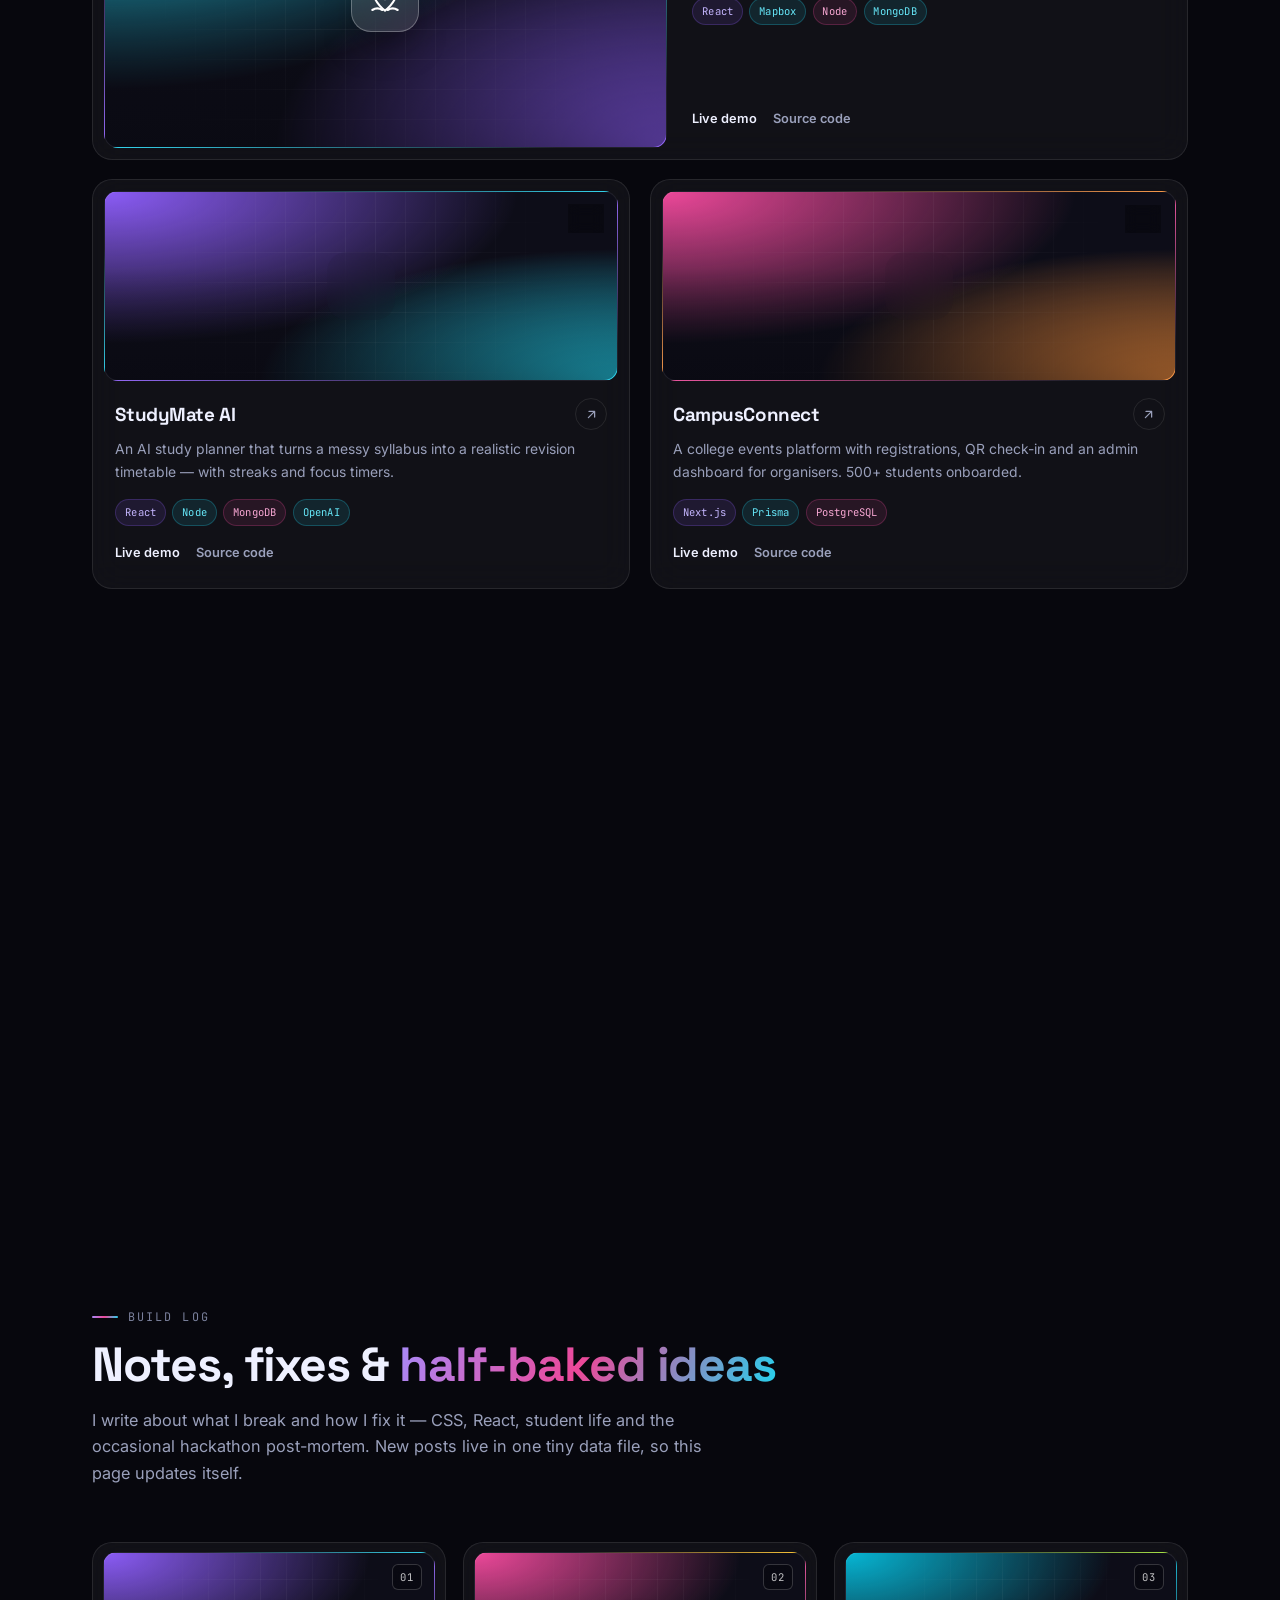
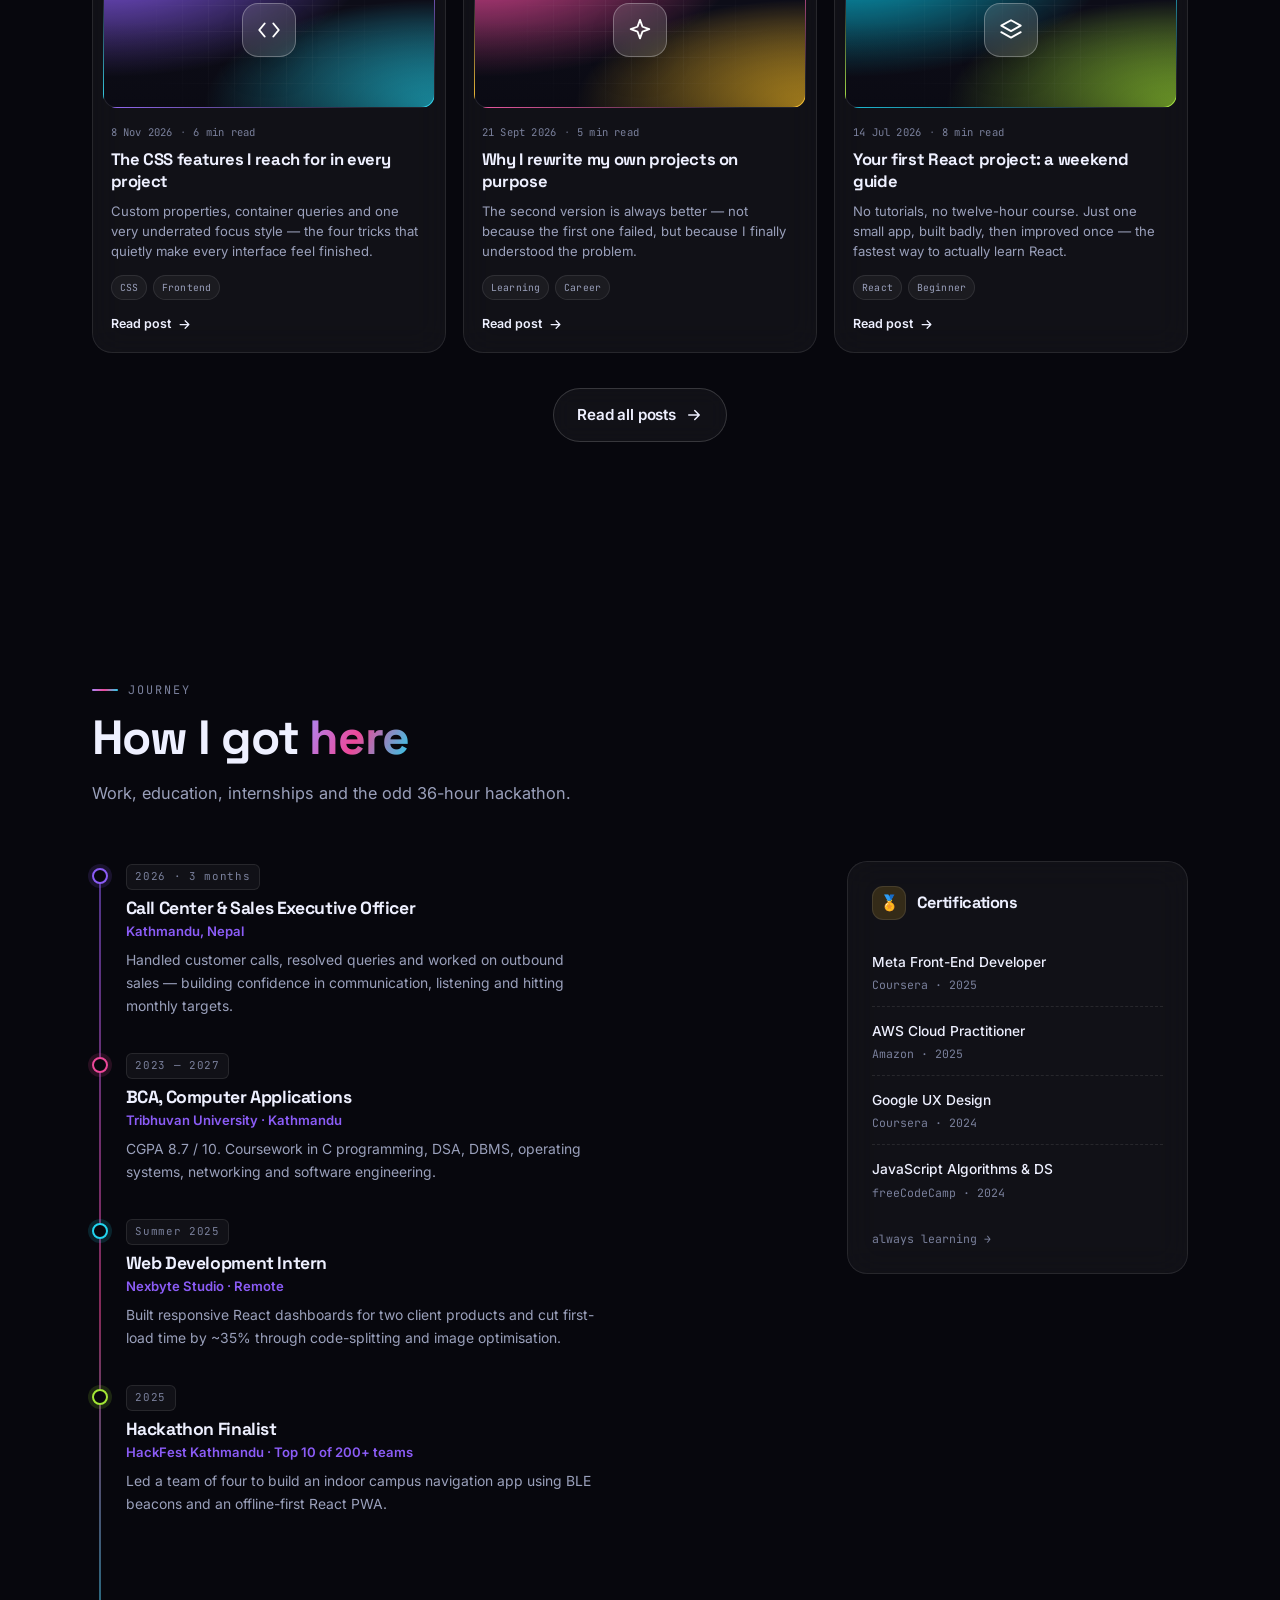
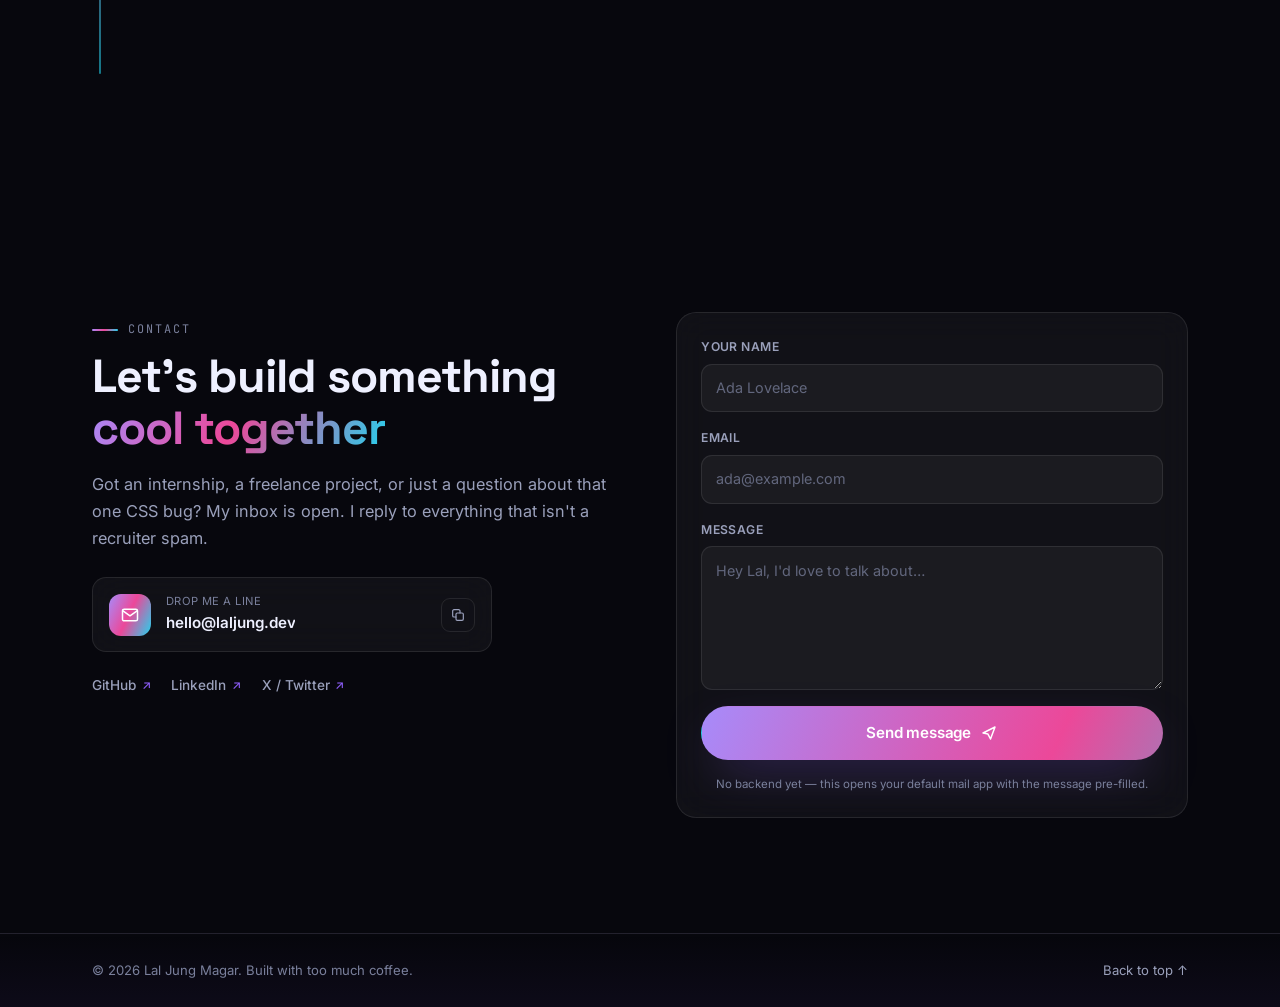
<file: Personal website/index.html>
<!DOCTYPE html>
<html lang="en" data-theme="dark">
<head>
  <meta charset="utf-8" />
  <meta name="viewport" content="width=device-width, initial-scale=1" />
  <title>Lal Jung Magar — BCA Student &amp; Developer</title>
  <meta name="description" content="Portfolio of Lal Jung Magar — a BCA student who builds fast, accessible and slightly over-engineered web apps." />
  <meta name="theme-color" content="#07070d" />
  <meta property="og:title" content="Lal Jung Magar — BCA Student &amp; Developer" />
  <meta property="og:description" content="Colorful little corner of the internet where I show off what I build." />
  <meta property="og:type" content="website" />

  <link rel="icon" href="data:image/svg+xml,%3Csvg xmlns='http://www.w3.org/2000/svg' viewBox='0 0 64 64'%3E%3Cdefs%3E%3ClinearGradient id='g' x1='0' y1='0' x2='1' y2='1'%3E%3Cstop offset='0' stop-color='%238b5cf6'/%3E%3Cstop offset='.5' stop-color='%23ec4899'/%3E%3Cstop offset='1' stop-color='%2322d3ee'/%3E%3C/linearGradient%3E%3C/defs%3E%3Crect width='64' height='64' rx='16' fill='url(%23g)'/%3E%3Ctext x='32' y='44' font-family='Verdana,sans-serif' font-size='32' font-weight='bold' fill='white' text-anchor='middle'%3EL%3C/text%3E%3C/svg%3E" />

  <link rel="preconnect" href="https://fonts.googleapis.com" />
  <link rel="preconnect" href="https://fonts.gstatic.com" crossorigin />
  <link href="https://fonts.googleapis.com/css2?family=Inter:wght@300;400;500;600;700&family=JetBrains+Mono:wght@400;600&family=Space+Grotesk:wght@500;600;700&display=swap" rel="stylesheet" />

  <link rel="stylesheet" href="assets/css/style.css" />
  <script>document.documentElement.classList.add('js');</script>
</head>

<body>
  <!-- ===== decorative background ===== -->
  <div class="bg" aria-hidden="true">
    <div class="orb orb-1"></div>
    <div class="orb orb-2"></div>
    <div class="orb orb-3"></div>
    <div class="grid-lines"></div>
  </div>
  <div class="noise" aria-hidden="true"></div>
  <div class="cursor-glow" id="cursorGlow" aria-hidden="true"></div>
  <div class="scroll-progress" aria-hidden="true"><span id="progressBar"></span></div>

  <a class="skip-link" href="#main">Skip to content</a>

  <!-- ===== nav ===== -->
  <header class="nav" id="nav">
    <div class="nav-inner">
      <a class="brand" href="#home" aria-label="Lal Jung Magar — home">
        <span class="brand-mark" aria-hidden="true">
          <svg viewBox="0 0 24 24" fill="none" stroke="currentColor" stroke-width="2" stroke-linecap="round" stroke-linejoin="round">
            <path d="m8 6-5 6 5 6M16 6l5 6-5 6M13.5 4l-3 16" />
          </svg>
        </span>
        <span class="brand-text">laljung<span class="glow">.dev</span></span>
      </a>

      <nav class="nav-links" id="navLinks" aria-label="Primary">
        <a href="#home" class="active">Home</a>
        <a href="#about">About</a>
        <a href="#skills">Skills</a>
        <a href="#projects">Projects</a>
        <a href="#blog">Blog</a>
        <a href="#journey">Journey</a>
        <a href="#contact">Contact</a>
      </nav>

      <div class="nav-actions">
        <button class="icon-btn theme-toggle" id="themeToggle" type="button" aria-label="Switch to light theme" aria-pressed="false">
          <svg class="i-sun" viewBox="0 0 24 24" fill="none" stroke="currentColor" stroke-width="1.8" stroke-linecap="round" aria-hidden="true">
            <circle cx="12" cy="12" r="4.2" />
            <path d="M12 2v2.2M12 19.8V22M2 12h2.2M19.8 12H22M4.9 4.9l1.6 1.6M17.5 17.5l1.6 1.6M19.1 4.9l-1.6 1.6M6.5 17.5l-1.6 1.6" />
          </svg>
          <svg class="i-moon" viewBox="0 0 24 24" fill="none" stroke="currentColor" stroke-width="1.8" stroke-linecap="round" stroke-linejoin="round" aria-hidden="true">
            <path d="M21 13.2A8.6 8.6 0 1 1 10.8 3a6.8 6.8 0 0 0 10.2 10.2Z" />
          </svg>
        </button>

        <a class="btn btn-sm btn-ghost nav-cta" href="#contact">Hire me</a>

        <button class="icon-btn menu-btn" id="menuBtn" type="button" aria-label="Open menu" aria-expanded="false" aria-controls="navLinks">
          <span></span><span></span>
        </button>
      </div>
    </div>
  </header>

  <main id="main">
    <!-- ===== hero ===== -->
    <section class="hero" id="home">
      <div class="wrap hero-grid">
        <div class="hero-copy">
          <p class="badge reveal">
            <span class="dot" aria-hidden="true"></span>
            Open to internships &amp; collabs
          </p>

          <h1 class="hero-title">
            <span class="hero-hi">Hey, I'm</span>
            <span class="grad hero-name">Lal Jung Magar</span>
          </h1>

          <p class="hero-role" aria-label="BCA student, front-end developer, problem solver">
            <span class="prompt" aria-hidden="true">$</span>
            <span id="typewriter" class="type-text">BCA student</span><span class="caret" aria-hidden="true"></span>
          </p>

          <p class="hero-lede">
            I turn caffeine and curiosity into <strong>clean, fast interfaces</strong>. Third-year BCA
            student from Koteshwor, Nepal, currently obsessed with React, design systems and shipping
            side projects that people actually use.
          </p>

          <div class="hero-actions">
            <a class="btn btn-primary" href="#projects">
              View my work
              <svg viewBox="0 0 24 24" fill="none" stroke="currentColor" stroke-width="2" stroke-linecap="round" stroke-linejoin="round" aria-hidden="true"><path d="M5 12h14M13 6l6 6-6 6"/></svg>
            </a>
            <a class="btn btn-ghost" href="#contact">
              <svg viewBox="0 0 24 24" fill="none" stroke="currentColor" stroke-width="1.8" stroke-linecap="round" stroke-linejoin="round" aria-hidden="true"><path d="M4 5h16v14H4z"/><path d="m4 7 8 6 8-6"/></svg>
              Let's talk
            </a>
          </div>

          <div class="hero-meta">
            <ul class="socials" aria-label="Social links">
              <li>
                <a href="https://github.com/" target="_blank" rel="noopener" aria-label="GitHub">
                  <svg viewBox="0 0 24 24" fill="currentColor" aria-hidden="true"><path d="M12 .5a11.5 11.5 0 0 0-3.6 22.4c.6.1.8-.2.8-.6v-2c-3.2.7-3.9-1.4-3.9-1.4-.5-1.3-1.2-1.7-1.2-1.7-1-.7.1-.7.1-.7 1.1.1 1.7 1.1 1.7 1.1 1 1.7 2.6 1.2 3.2.9.1-.7.4-1.2.7-1.5-2.6-.3-5.3-1.3-5.3-5.7 0-1.3.5-2.3 1.2-3.1-.1-.3-.5-1.5.1-3.1 0 0 1-.3 3.2 1.2a11 11 0 0 1 5.8 0c2.2-1.5 3.2-1.2 3.2-1.2.6 1.6.2 2.8.1 3.1.8.8 1.2 1.8 1.2 3.1 0 4.4-2.7 5.4-5.3 5.7.4.4.8 1.1.8 2.2v3.3c0 .4.2.7.8.6A11.5 11.5 0 0 0 12 .5Z"/></svg>
                </a>
              </li>
              <li>
                <a href="https://linkedin.com/" target="_blank" rel="noopener" aria-label="LinkedIn">
                  <svg viewBox="0 0 24 24" fill="currentColor" aria-hidden="true"><path d="M4.98 3.5a2.5 2.5 0 1 1 0 5 2.5 2.5 0 0 1 0-5ZM3 9h4v12H3zM10 9h3.8v1.7h.1c.5-1 1.8-2 3.7-2 4 0 4.7 2.5 4.7 5.9V21h-4v-5.6c0-1.3 0-3-1.9-3s-2.1 1.4-2.1 2.9V21h-4z"/></svg>
                </a>
              </li>
              <li>
                <a href="https://x.com/" target="_blank" rel="noopener" aria-label="X / Twitter">
                  <svg viewBox="0 0 24 24" fill="currentColor" aria-hidden="true"><path d="M17.5 3h3.3l-7.2 8.2L22 21h-6.6l-5.2-6.7L4.3 21H1l7.7-8.8L1.4 3H8l4.7 6.2L17.5 3Zm-1.2 16h1.8L7.8 4.9H5.9L16.3 19Z"/></svg>
                </a>
              </li>
              <li>
                <a href="mailto:hello@laljung.dev" aria-label="Email">
                  <svg viewBox="0 0 24 24" fill="none" stroke="currentColor" stroke-width="1.8" stroke-linecap="round" stroke-linejoin="round" aria-hidden="true"><rect x="3" y="5" width="18" height="14" rx="2"/><path d="m3.5 7 8.5 6 8.5-6"/></svg>
                </a>
              </li>
            </ul>
            <span class="loc">
              <svg viewBox="0 0 24 24" fill="none" stroke="currentColor" stroke-width="1.8" stroke-linecap="round" stroke-linejoin="round" aria-hidden="true"><path d="M20 10c0 5.5-8 12-8 12s-8-6.5-8-12a8 8 0 1 1 16 0Z"/><circle cx="12" cy="10" r="2.6"/></svg>
              Koteshwor, Nepal
            </span>
          </div>
        </div>

        <div class="hero-visual reveal" data-delay="120">
          <div class="aura" aria-hidden="true"></div>

          <div class="code-card tilt" id="codeCard">
            <div class="code-top">
              <span class="tl tl-r"></span><span class="tl tl-y"></span><span class="tl tl-g"></span>
              <span class="code-file">dev.js</span>
            </div>
            <pre class="code" aria-hidden="true"><code><span class="k">const</span> <span class="v">dev</span> <span class="op">=</span> <span class="p">{</span>
  <span class="key">name</span><span class="p">:</span> <span class="s">"Lal Jung Magar"</span><span class="p">,</span>
  <span class="key">role</span><span class="p">:</span> <span class="s">"BCA student"</span><span class="p">,</span>
  <span class="key">stack</span><span class="p">:</span> <span class="p">[</span><span class="s">"JS"</span><span class="p">,</span> <span class="s">"React"</span><span class="p">,</span> <span class="s">"Node"</span><span class="p">],</span>
  <span class="key">learning</span><span class="p">:</span> <span class="s">"Cloud + AI"</span><span class="p">,</span>
  <span class="key">cgpa</span><span class="p">:</span> <span class="n">8.7</span><span class="p">,</span>
  <span class="key">funFact</span><span class="p">:</span> <span class="s">"debugs at 1 AM"</span><span class="p">,</span>
  <span class="key">openToWork</span><span class="p">:</span> <span class="b">true</span>
<span class="p">};</span></code></pre>

            <div class="code-foot">
              <span class="pulse-dot" aria-hidden="true"></span>
              <span>compiled successfully</span>
              <span class="code-time">in 0.42s</span>
            </div>
          </div>

          <span class="chip chip-1">
            <svg viewBox="0 0 24 24" fill="none" stroke="currentColor" stroke-width="2" stroke-linecap="round" stroke-linejoin="round" aria-hidden="true"><path d="m13 2-9 12h7l-1 8 9-12h-7l1-8Z"/></svg>
            Fast learner
          </span>
          <span class="chip chip-2">
            <svg viewBox="0 0 24 24" fill="none" stroke="currentColor" stroke-width="2" stroke-linecap="round" stroke-linejoin="round" aria-hidden="true"><path d="M4 20h16M6 16V9m6 7V5m6 11v-4"/></svg>
            Ship &gt; perfect
          </span>
          <span class="chip chip-3">
            <svg viewBox="0 0 24 24" fill="none" stroke="currentColor" stroke-width="2" stroke-linecap="round" stroke-linejoin="round" aria-hidden="true"><path d="M12 3v3M12 18v3M3 12h3M18 12h3M5.6 5.6l2.1 2.1M16.3 16.3l2.1 2.1M18.4 5.6l-2.1 2.1M7.7 16.3l-2.1 2.1"/><circle cx="12" cy="12" r="3.2"/></svg>
            3rd year
          </span>
        </div>
      </div>
    </section>

    <!-- ===== marquee ===== -->
    <div class="marquee" aria-hidden="true">
      <div class="marquee-track">
        <span>JavaScript</span><span class="sep">✳</span><span>React</span><span class="sep">✳</span><span>TypeScript</span><span class="sep">✳</span><span>Node.js</span><span class="sep">✳</span><span>Python</span><span class="sep">✳</span><span>MySQL</span><span class="sep">✳</span><span>Docker</span><span class="sep">✳</span><span>Git</span><span class="sep">✳</span><span>Figma</span><span class="sep">✳</span>
        <span>JavaScript</span><span class="sep">✳</span><span>React</span><span class="sep">✳</span><span>TypeScript</span><span class="sep">✳</span><span>Node.js</span><span class="sep">✳</span><span>Python</span><span class="sep">✳</span><span>MySQL</span><span class="sep">✳</span><span>Docker</span><span class="sep">✳</span><span>Git</span><span class="sep">✳</span><span>Figma</span><span class="sep">✳</span>
      </div>
    </div>

    <!-- ===== about ===== -->
    <section class="section" id="about">
      <div class="wrap">
        <div class="sec-head reveal">
          <p class="eyebrow"><span></span>About me</p>
          <h2>Curious mind, <span class="grad">shipping code</span></h2>
          <p class="lead">
            I'm a BCA undergrad who fell for the web the moment a <code>&lt;div&gt;</code> changed colour.
            Since then I've been building interfaces, breaking them, and learning why they broke.
          </p>
        </div>

        <div class="about-grid">
          <div class="about-text reveal">
            <p>
              I study <strong>Computer Applications (BCA)</strong> and spend most of my free time turning
              ideas into small, polished products. I care about the details other people skip —
              keyboard focus states, loading skeletons, copy that actually sounds human.
            </p>
            <p>
              My sweet spot is the front end: React, CSS and a stubborn refusal to ship something
              that feels slow. On the other side of the stack I'm comfortable with Node, REST APIs
              and SQL — enough to build a thing end-to-end without waiting for a backend dev.
            </p>
            <p>
              When I'm not coding you'll find me in a hackathon, sketching UI in Figma, or
              explaining to my friends why their laptop needs more RAM.
            </p>

            <ul class="mini-facts">
              <li><span aria-hidden="true">🎓</span> BCA · 2023–2027</li>
              <li><span aria-hidden="true">📍</span> Koteshwor, Nepal</li>
              <li><span aria-hidden="true">💼</span> Open to internships</li>
            </ul>
          </div>

          <aside class="now-card card reveal" data-delay="100">
            <div class="now-head">
              <span class="live-dot" aria-hidden="true"></span>
              <h3>Right now</h3>
            </div>
            <ul class="now-list">
              <li>
                <span class="now-ico i-violet" aria-hidden="true">🎓</span>
                <div><strong>Studying</strong><p>BCA — 3rd year, CGPA 8.7</p></div>
              </li>
              <li>
                <span class="now-ico i-cyan" aria-hidden="true">🌱</span>
                <div><strong>Learning</strong><p>AWS cloud &amp; system design basics</p></div>
              </li>
              <li>
                <span class="now-ico i-pink" aria-hidden="true">💼</span>
                <div><strong>Looking for</strong><p>Frontend / SDE internship</p></div>
              </li>
              <li>
                <span class="now-ico i-lime" aria-hidden="true">☕</span>
                <div><strong>Fuel</strong><p>Filter coffee &amp; lo-fi playlists</p></div>
              </li>
            </ul>
          </aside>
        </div>

        <div class="stats" id="stats">
          <div class="stat card reveal">
            <span class="stat-num grad" data-count="15" data-suffix="+">0</span>
            <span class="stat-label">Projects built</span>
          </div>
          <div class="stat card reveal" data-delay="70">
            <span class="stat-num grad" data-count="8.7" data-decimals="1">0</span>
            <span class="stat-label">Current CGPA</span>
          </div>
          <div class="stat card reveal" data-delay="140">
            <span class="stat-num grad" data-count="5" data-suffix="">0</span>
            <span class="stat-label">Certifications</span>
          </div>
          <div class="stat card reveal" data-delay="210">
            <span class="stat-num grad" data-count="3" data-suffix="">0</span>
            <span class="stat-label">Hackathons</span>
          </div>
        </div>
      </div>
    </section>

    <!-- ===== skills ===== -->
    <section class="section" id="skills">
      <div class="wrap">
        <div class="sec-head reveal">
          <p class="eyebrow"><span></span>Toolbox</p>
          <h2>Things I <span class="grad">build with</span></h2>
          <p class="lead">Comfortable tools, honest levels. I'd rather be great at a few than mediocre at twenty.</p>
        </div>

        <div class="skills-grid">
          <article class="skill card reveal">
            <div class="skill-top">
              <span class="skill-ico i-violet" aria-hidden="true">
                <svg viewBox="0 0 24 24" fill="none" stroke="currentColor" stroke-width="1.9" stroke-linecap="round" stroke-linejoin="round"><path d="m8 6-5 6 5 6M16 6l5 6-5 6"/></svg>
              </span>
              <span class="skill-level">Advanced</span>
            </div>
            <h3>HTML &amp; CSS</h3>
            <p>Semantic markup, flex/grid, responsive &amp; accessible layouts.</p>
            <div class="bar"><span class="bar-fill" data-level="95"></span></div>
          </article>

          <article class="skill card reveal" data-delay="60">
            <div class="skill-top">
              <span class="skill-ico i-amber" aria-hidden="true">
                <svg viewBox="0 0 24 24" fill="none" stroke="currentColor" stroke-width="1.9" stroke-linecap="round" stroke-linejoin="round"><path d="M4 4h16v16H4z"/><path d="M4 9h16M9 9v11"/></svg>
              </span>
              <span class="skill-level">Advanced</span>
            </div>
            <h3>JavaScript</h3>
            <p>ES6+, DOM APIs, async patterns and clean, readable logic.</p>
            <div class="bar"><span class="bar-fill" data-level="90"></span></div>
          </article>

          <article class="skill card reveal" data-delay="120">
            <div class="skill-top">
              <span class="skill-ico i-cyan" aria-hidden="true">
                <svg viewBox="0 0 24 24" fill="none" stroke="currentColor" stroke-width="1.9" stroke-linecap="round" stroke-linejoin="round"><circle cx="12" cy="12" r="2.4"/><ellipse cx="12" cy="12" rx="10" ry="4.4"/><ellipse cx="12" cy="12" rx="10" ry="4.4" transform="rotate(60 12 12)"/><ellipse cx="12" cy="12" rx="10" ry="4.4" transform="rotate(120 12 12)"/></svg>
              </span>
              <span class="skill-level">Advanced</span>
            </div>
            <h3>React</h3>
            <p>Hooks, component design, state management and routing.</p>
            <div class="bar"><span class="bar-fill" data-level="85"></span></div>
          </article>

          <article class="skill card reveal" data-delay="180">
            <div class="skill-top">
              <span class="skill-ico i-lime" aria-hidden="true">
                <svg viewBox="0 0 24 24" fill="none" stroke="currentColor" stroke-width="1.9" stroke-linecap="round" stroke-linejoin="round"><rect x="3" y="4" width="18" height="7" rx="2"/><rect x="3" y="13" width="18" height="7" rx="2"/><path d="M7 7.5h.01M7 16.5h.01"/></svg>
              </span>
              <span class="skill-level">Intermediate</span>
            </div>
            <h3>Node.js</h3>
            <p>Express REST APIs, auth, file uploads and basic deployment.</p>
            <div class="bar"><span class="bar-fill" data-level="80"></span></div>
          </article>

          <article class="skill card reveal">
            <div class="skill-top">
              <span class="skill-ico i-pink" aria-hidden="true">
                <svg viewBox="0 0 24 24" fill="none" stroke="currentColor" stroke-width="1.9" stroke-linecap="round" stroke-linejoin="round"><path d="M12 3c4 4.5 6 7.3 6 10a6 6 0 0 1-12 0c0-2.7 2-5.5 6-10Z"/><path d="M9.5 14a2.5 2.5 0 0 0 2.5 2.5"/></svg>
              </span>
              <span class="skill-level">Intermediate</span>
            </div>
            <h3>Python</h3>
            <p>Scripting, data handling with pandas and Flask mini-apps.</p>
            <div class="bar"><span class="bar-fill" data-level="78"></span></div>
          </article>

          <article class="skill card reveal" data-delay="120">
            <div class="skill-top">
              <span class="skill-ico i-cyan skill-ico-letter" aria-hidden="true">C</span>
              <span class="skill-level">Intermediate</span>
            </div>
            <h3>C Language</h3>
            <p>Structured programming, arrays, pointers and memory basics.</p>
            <div class="bar"><span class="bar-fill" data-level="76"></span></div>
          </article>

          <article class="skill card reveal" data-delay="60">
            <div class="skill-top">
              <span class="skill-ico i-cyan" aria-hidden="true">
                <svg viewBox="0 0 24 24" fill="none" stroke="currentColor" stroke-width="1.9" stroke-linecap="round" stroke-linejoin="round"><ellipse cx="12" cy="5.5" rx="8" ry="3"/><path d="M4 5.5v13c0 1.7 3.6 3 8 3s8-1.3 8-3v-13"/><path d="M4 12c0 1.7 3.6 3 8 3s8-1.3 8-3"/></svg>
              </span>
              <span class="skill-level">Intermediate</span>
            </div>
            <h3>MySQL</h3>
            <p>Schema design, joins, indexes and query optimisation.</p>
            <div class="bar"><span class="bar-fill" data-level="76"></span></div>
          </article>

          <article class="skill card reveal" data-delay="120">
            <div class="skill-top">
              <span class="skill-ico i-amber" aria-hidden="true">
                <svg viewBox="0 0 24 24" fill="none" stroke="currentColor" stroke-width="1.9" stroke-linecap="round" stroke-linejoin="round"><circle cx="6" cy="6" r="3"/><circle cx="6" cy="18" r="3"/><circle cx="18" cy="12" r="3"/><path d="M9 6h3a3 3 0 0 1 3 3v0M9 18h3a3 3 0 0 0 3-3v0"/></svg>
              </span>
              <span class="skill-level">Advanced</span>
            </div>
            <h3>Git &amp; GitHub</h3>
            <p>Branching, pull requests, conventional commits and code review.</p>
            <div class="bar"><span class="bar-fill" data-level="88"></span></div>
          </article>

          <article class="skill card reveal" data-delay="180">
            <div class="skill-top">
              <span class="skill-ico i-violet" aria-hidden="true">
                <svg viewBox="0 0 24 24" fill="none" stroke="currentColor" stroke-width="1.9" stroke-linecap="round" stroke-linejoin="round"><path d="M12 3a9 9 0 0 0 0 18c1.4 0 2-.9 2-1.9 0-1.5-1.4-1.7-1.4-3 0-1 .8-1.8 2-1.8H16a5 5 0 0 0 5-5C21 5.6 17 3 12 3Z"/><circle cx="7.5" cy="10.5" r="1.1" fill="currentColor" stroke="none"/><circle cx="10" cy="7.2" r="1.1" fill="currentColor" stroke="none"/><circle cx="14.5" cy="7.4" r="1.1" fill="currentColor" stroke="none"/></svg>
              </span>
              <span class="skill-level">Intermediate</span>
            </div>
            <h3>Figma &amp; UI/UX</h3>
            <p>Wireframes, design tokens, prototypes and usable interfaces.</p>
            <div class="bar"><span class="bar-fill" data-level="72"></span></div>
          </article>
        </div>
      </div>
    </section>

    <!-- ===== projects ===== -->
    <section class="section" id="projects">
      <div class="wrap">
        <div class="sec-head reveal">
          <p class="eyebrow"><span></span>Selected work</p>
          <h2>Stuff I've <span class="grad">actually built</span></h2>
          <p class="lead">A few projects I'm proud of. Each one taught me something the tutorials didn't.</p>
        </div>

        <div class="projects-grid">
          <article class="project card project-featured reveal">
            <div class="project-media" style="--a:#22d3ee; --b:#8b5cf6">
              <span class="proj-ico" aria-hidden="true">
                <svg viewBox="0 0 24 24" fill="none" stroke="currentColor" stroke-width="1.6" stroke-linecap="round" stroke-linejoin="round"><path d="M20 10c0 5.2-8 11.5-8 11.5S4 15.2 4 10a8 8 0 1 1 16 0Z"/><circle cx="12" cy="10" r="2.8"/><path d="M2.5 21c2.5-1.7 5-1.7 7.5 0M14 21c2.5-1.7 5-1.7 7.5 0"/></svg>
              </span>
              <span class="proj-no">01</span>
            </div>
            <div class="project-body">
              <div class="project-head">
                <h3>Wanderlust</h3>
                <span class="proj-arrow" aria-hidden="true">
                  <svg viewBox="0 0 24 24" fill="none" stroke="currentColor" stroke-width="2" stroke-linecap="round" stroke-linejoin="round"><path d="M7 17 17 7M8 7h9v9"/></svg>
                </span>
              </div>
              <p>A place-discovery app for finding nearby cafes, viewpoints and hangout spots on an interactive map — with categories, distance filters and saved places.</p>
              <ul class="tags">
                <li>React</li><li>Mapbox</li><li>Node</li><li>MongoDB</li>
              </ul>
              <div class="project-links">
                <a href="#" class="link" data-placeholder>Live demo</a>
                <a href="#" class="link link-muted" data-placeholder>Source code</a>
              </div>
            </div>
          </article>

          <article class="project card reveal">
            <div class="project-media" style="--a:#8b5cf6; --b:#22d3ee">
              <span class="proj-ico" aria-hidden="true">
                <svg viewBox="0 0 24 24" fill="none" stroke="currentColor" stroke-width="1.7" stroke-linecap="round" stroke-linejoin="round"><path d="M12 3v3M5.6 5.6l2.1 2.1M3 12h3M18 12h3M16.3 16.3l2.1 2.1M12 18v3"/><circle cx="12" cy="12" r="4.2"/></svg>
              </span>
              <span class="proj-no">02</span>
            </div>
            <div class="project-body">
              <div class="project-head">
                <h3>StudyMate AI</h3>
                <span class="proj-arrow" aria-hidden="true">
                  <svg viewBox="0 0 24 24" fill="none" stroke="currentColor" stroke-width="2" stroke-linecap="round" stroke-linejoin="round"><path d="M7 17 17 7M8 7h9v9"/></svg>
                </span>
              </div>
              <p>An AI study planner that turns a messy syllabus into a realistic revision timetable — with streaks and focus timers.</p>
              <ul class="tags">
                <li>React</li><li>Node</li><li>MongoDB</li><li>OpenAI</li>
              </ul>
              <div class="project-links">
                <a href="#" class="link" data-placeholder>Live demo</a>
                <a href="#" class="link link-muted" data-placeholder>Source code</a>
              </div>
            </div>
          </article>

          <article class="project card reveal" data-delay="70">
            <div class="project-media" style="--a:#ec4899; --b:#fb923c">
              <span class="proj-ico" aria-hidden="true">
                <svg viewBox="0 0 24 24" fill="none" stroke="currentColor" stroke-width="1.7" stroke-linecap="round" stroke-linejoin="round"><rect x="3" y="4.5" width="18" height="16" rx="2.5"/><path d="M3 9h18M8 13h3M8 16.5h6"/></svg>
              </span>
              <span class="proj-no">03</span>
            </div>
            <div class="project-body">
              <div class="project-head">
                <h3>CampusConnect</h3>
                <span class="proj-arrow" aria-hidden="true">
                  <svg viewBox="0 0 24 24" fill="none" stroke="currentColor" stroke-width="2" stroke-linecap="round" stroke-linejoin="round"><path d="M7 17 17 7M8 7h9v9"/></svg>
                </span>
              </div>
              <p>A college events platform with registrations, QR check-in and an admin dashboard for organisers. 500+ students onboarded.</p>
              <ul class="tags">
                <li>Next.js</li><li>Prisma</li><li>PostgreSQL</li>
              </ul>
              <div class="project-links">
                <a href="#" class="link" data-placeholder>Live demo</a>
                <a href="#" class="link link-muted" data-placeholder>Source code</a>
              </div>
            </div>
          </article>

          <article class="project card reveal" data-delay="140">
            <div class="project-media" style="--a:#06b6d4; --b:#a3e635">
              <span class="proj-ico" aria-hidden="true">
                <svg viewBox="0 0 24 24" fill="none" stroke="currentColor" stroke-width="1.7" stroke-linecap="round" stroke-linejoin="round"><path d="M4 19V5M4 19h16"/><path d="m7 15 3.5-4 3 2.5L20 7"/></svg>
              </span>
              <span class="proj-no">04</span>
            </div>
            <div class="project-body">
              <div class="project-head">
                <h3>ExpenseIQ</h3>
                <span class="proj-arrow" aria-hidden="true">
                  <svg viewBox="0 0 24 24" fill="none" stroke="currentColor" stroke-width="2" stroke-linecap="round" stroke-linejoin="round"><path d="M7 17 17 7M8 7h9v9"/></svg>
                </span>
              </div>
              <p>A personal finance tracker with category breakdowns, monthly goals and charts that make your spending feel uncomfortably clear.</p>
              <ul class="tags">
                <li>Vue</li><li>Chart.js</li><li>Firebase</li>
              </ul>
              <div class="project-links">
                <a href="#" class="link" data-placeholder>Live demo</a>
                <a href="#" class="link link-muted" data-placeholder>Source code</a>
              </div>
            </div>
          </article>

          <article class="project card reveal" data-delay="210">
            <div class="project-media" style="--a:#fbbf24; --b:#f472b6">
              <span class="proj-ico" aria-hidden="true">
                <svg viewBox="0 0 24 24" fill="none" stroke="currentColor" stroke-width="1.7" stroke-linecap="round" stroke-linejoin="round"><rect x="3" y="4" width="18" height="15" rx="2.5"/><path d="m7 9 3 3-3 3M13 15h4"/></svg>
              </span>
              <span class="proj-no">05</span>
            </div>
            <div class="project-body">
              <div class="project-head">
                <h3>DevFolio CLI</h3>
                <span class="proj-arrow" aria-hidden="true">
                  <svg viewBox="0 0 24 24" fill="none" stroke="currentColor" stroke-width="2" stroke-linecap="round" stroke-linejoin="round"><path d="M7 17 17 7M8 7h9v9"/></svg>
                </span>
              </div>
              <p>A tiny CLI that asks a few questions and spits out a deployable developer portfolio. Built because I got tired of writing the same hero section.</p>
              <ul class="tags">
                <li>TypeScript</li><li>Node</li><li>CLI</li>
              </ul>
              <div class="project-links">
                <a href="#" class="link" data-placeholder>npm package</a>
                <a href="#" class="link link-muted" data-placeholder>Source code</a>
              </div>
            </div>
          </article>
        </div>

        <p class="projects-note reveal">
          More experiments live on
          <a href="https://github.com/" target="_blank" rel="noopener" class="inline-link">GitHub →</a>
        </p>
      </div>
    </section>

    <!-- ===== blog ===== -->
    <section class="section" id="blog">
      <div class="wrap">
        <div class="sec-head reveal">
          <p class="eyebrow"><span></span>Build log</p>
          <h2>Notes, fixes &amp; <span class="grad">half-baked ideas</span></h2>
          <p class="lead">
            I write about what I break and how I fix it — CSS, React, student life and the occasional
            hackathon post-mortem. New posts live in one tiny data file, so this page updates itself.
          </p>
        </div>

        <div class="blog-grid" id="blogGrid" data-limit="3"></div>

        <div class="blog-more reveal">
          <a class="btn btn-ghost" href="blog.html">
            Read all posts
            <svg viewBox="0 0 24 24" fill="none" stroke="currentColor" stroke-width="2" stroke-linecap="round" stroke-linejoin="round" aria-hidden="true"><path d="M5 12h14M13 6l6 6-6 6"/></svg>
          </a>
        </div>
      </div>
    </section>

    <!-- ===== journey ===== -->
    <section class="section" id="journey">
      <div class="wrap">
        <div class="sec-head reveal">
          <p class="eyebrow"><span></span>Journey</p>
          <h2>How I got <span class="grad">here</span></h2>
          <p class="lead">Work, education, internships and the odd 36-hour hackathon.</p>
        </div>

        <div class="journey-grid">
          <ol class="timeline">
            <li class="reveal">
              <span class="t-date">2026 · 3 months</span>
              <h3>Call Center &amp; Sales Executive Officer</h3>
              <p class="t-org">Kathmandu, Nepal</p>
              <p>Handled customer calls, resolved queries and worked on outbound sales — building confidence in communication, listening and hitting monthly targets.</p>
            </li>
            <li class="reveal" data-delay="70">
              <span class="t-date">2023 — 2027</span>
              <h3>BCA, Computer Applications</h3>
              <p class="t-org">Tribhuvan University · Kathmandu</p>
              <p>CGPA 8.7 / 10. Coursework in C programming, DSA, DBMS, operating systems, networking and software engineering.</p>
            </li>
            <li class="reveal" data-delay="140">
              <span class="t-date">Summer 2025</span>
              <h3>Web Development Intern</h3>
              <p class="t-org">Nexbyte Studio · Remote</p>
              <p>Built responsive React dashboards for two client products and cut first-load time by ~35% through code-splitting and image optimisation.</p>
            </li>
            <li class="reveal" data-delay="210">
              <span class="t-date">2025</span>
              <h3>Hackathon Finalist</h3>
              <p class="t-org">HackFest Kathmandu · Top 10 of 200+ teams</p>
              <p>Led a team of four to build an indoor campus navigation app using BLE beacons and an offline-first React PWA.</p>
            </li>
            <li class="reveal" data-delay="280">
              <span class="t-date">2021 — 2023</span>
              <h3>Higher Secondary — Science (PCM)</h3>
              <p class="t-org">St. Xavier's Junior College</p>
              <p>92% in board exams. First wrote a line of code here — a Python script that renamed my MP3 files.</p>
            </li>
          </ol>

          <aside class="certs card reveal" data-delay="100">
            <h3 class="certs-title">
              <span class="now-ico i-amber" aria-hidden="true">🏅</span>
              Certifications
            </h3>
            <ul class="cert-list">
              <li>
                <span>Meta Front-End Developer</span>
                <small>Coursera · 2025</small>
              </li>
              <li>
                <span>AWS Cloud Practitioner</span>
                <small>Amazon · 2025</small>
              </li>
              <li>
                <span>Google UX Design</span>
                <small>Coursera · 2024</small>
              </li>
              <li>
                <span>JavaScript Algorithms &amp; DS</span>
                <small>freeCodeCamp · 2024</small>
              </li>
            </ul>
            <div class="certs-foot">
              <span class="mono">always learning →</span>
            </div>
          </aside>
        </div>
      </div>
    </section>

    <!-- ===== contact ===== -->
    <section class="section contact" id="contact">
      <div class="wrap">
        <div class="contact-grid">
          <div class="contact-copy reveal">
            <p class="eyebrow"><span></span>Contact</p>
            <h2>Let's build something <span class="grad">cool together</span></h2>
            <p class="lead">
              Got an internship, a freelance project, or just a question about that one CSS bug?
              My inbox is open. I reply to everything that isn't a recruiter spam.
            </p>

            <a class="email-card card" href="mailto:hello@laljung.dev" id="emailLink">
              <span class="email-ico" aria-hidden="true">
                <svg viewBox="0 0 24 24" fill="none" stroke="currentColor" stroke-width="1.8" stroke-linecap="round" stroke-linejoin="round"><rect x="3" y="5" width="18" height="14" rx="2"/><path d="m3.5 7 8.5 6 8.5-6"/></svg>
              </span>
              <span class="email-text">
                <small>Drop me a line</small>
                <strong>hello@laljung.dev</strong>
              </span>
              <button class="copy-btn" id="copyEmail" type="button" aria-label="Copy email address">
                <svg viewBox="0 0 24 24" fill="none" stroke="currentColor" stroke-width="1.8" stroke-linecap="round" stroke-linejoin="round" aria-hidden="true"><rect x="9" y="9" width="11" height="11" rx="2"/><path d="M15 9V6a2 2 0 0 0-2-2H6a2 2 0 0 0-2 2v7a2 2 0 0 0 2 2h3"/></svg>
              </button>
            </a>

            <ul class="contact-links">
              <li><a href="https://github.com/" target="_blank" rel="noopener">GitHub</a></li>
              <li><a href="https://linkedin.com/" target="_blank" rel="noopener">LinkedIn</a></li>
              <li><a href="https://x.com/" target="_blank" rel="noopener">X / Twitter</a></li>
            </ul>
          </div>

          <form class="contact-form card reveal" id="contactForm" data-delay="100" novalidate>
            <div class="form-row">
              <label for="name">Your name</label>
              <input id="name" name="name" type="text" placeholder="Ada Lovelace" autocomplete="name" required />
            </div>
            <div class="form-row">
              <label for="email">Email</label>
              <input id="email" name="email" type="email" placeholder="ada@example.com" autocomplete="email" required />
            </div>
            <div class="form-row">
              <label for="message">Message</label>
              <textarea id="message" name="message" rows="5" placeholder="Hey Lal, I'd love to talk about…" required></textarea>
            </div>
            <button class="btn btn-primary btn-block" type="submit">
              Send message
              <svg viewBox="0 0 24 24" fill="none" stroke="currentColor" stroke-width="2" stroke-linecap="round" stroke-linejoin="round" aria-hidden="true"><path d="m4 12 16-8-6 16-3.4-6.6L4 12Z"/></svg>
            </button>
            <p class="form-hint">No backend yet — this opens your default mail app with the message pre-filled.</p>
          </form>
        </div>
      </div>
    </section>
  </main>

  <footer class="footer">
    <div class="wrap footer-inner">
      <p>© <span id="year">2026</span> Lal Jung Magar. Built with too much coffee.</p>
      <a href="#home" class="footer-top">Back to top ↑</a>
    </div>
  </footer>

  <button class="to-top" id="toTop" type="button" aria-label="Back to top">
    <svg viewBox="0 0 24 24" fill="none" stroke="currentColor" stroke-width="2" stroke-linecap="round" stroke-linejoin="round" aria-hidden="true"><path d="M12 19V5M6 11l6-6 6 6"/></svg>
  </button>

  <div class="toast" id="toast" role="status" aria-live="polite"></div>

  <script src="assets/js/posts.js"></script>
  <script src="assets/js/main.js"></script>
  <script src="assets/js/blog.js"></script>
</body>
</html>
</file>
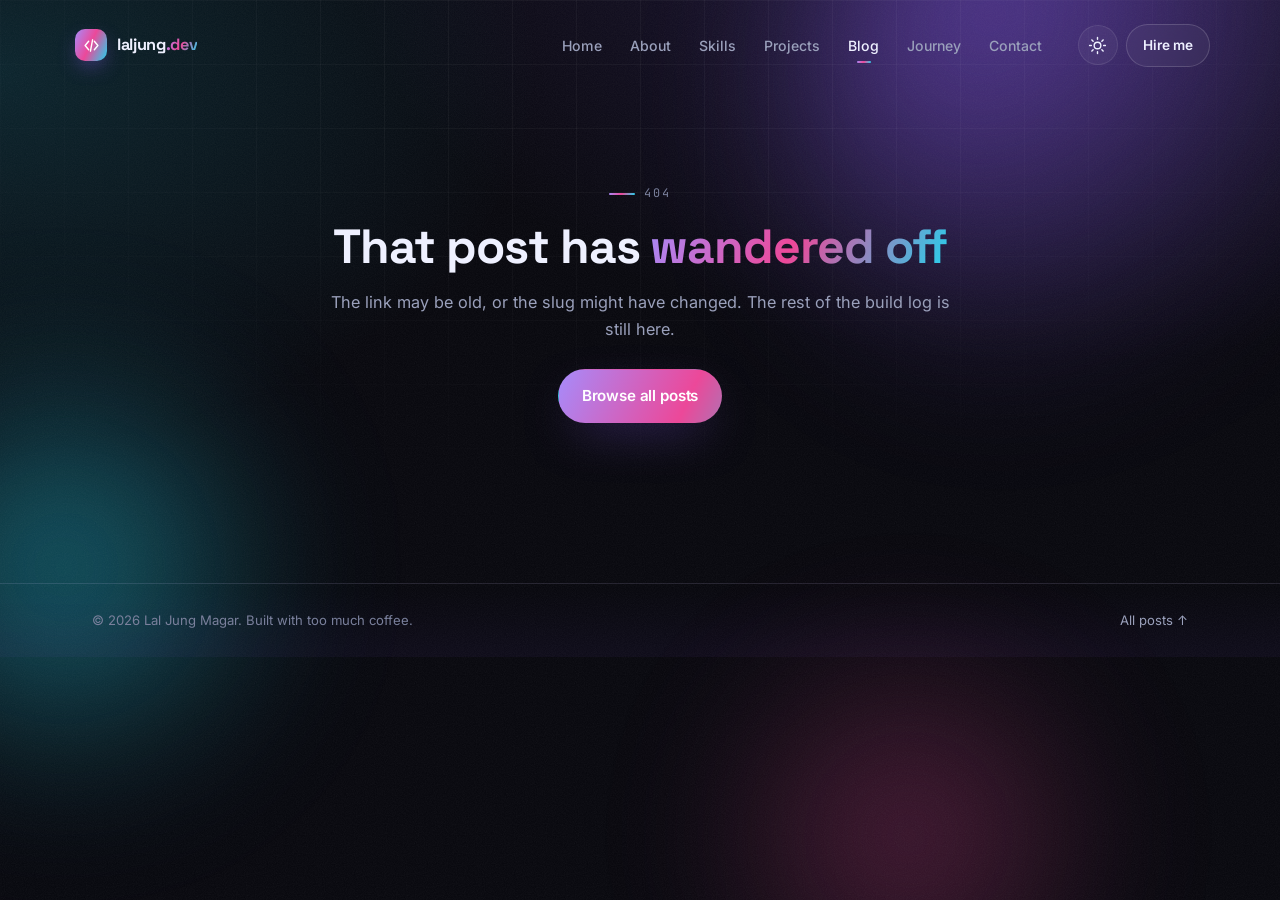
<file: blog-post.html>
<!DOCTYPE html>
<html lang="en" data-theme="dark">
<head>
  <meta charset="utf-8" />
  <meta name="viewport" content="width=device-width, initial-scale=1" />
  <title>Post — Lal Jung Magar</title>
  <meta name="description" content="A post from the build log by Lal Jung Magar." />
  <meta name="theme-color" content="#07070d" />

  <link rel="icon" href="data:image/svg+xml,%3Csvg xmlns='http://www.w3.org/2000/svg' viewBox='0 0 64 64'%3E%3Cdefs%3E%3ClinearGradient id='g' x1='0' y1='0' x2='1' y2='1'%3E%3Cstop offset='0' stop-color='%238b5cf6'/%3E%3Cstop offset='.5' stop-color='%23ec4899'/%3E%3Cstop offset='1' stop-color='%2322d3ee'/%3E%3C/linearGradient%3E%3C/defs%3E%3Crect width='64' height='64' rx='16' fill='url(%23g)'/%3E%3Ctext x='32' y='44' font-family='Verdana,sans-serif' font-size='32' font-weight='bold' fill='white' text-anchor='middle'%3EL%3C/text%3E%3C/svg%3E" />

  <link rel="preconnect" href="https://fonts.googleapis.com" />
  <link rel="preconnect" href="https://fonts.gstatic.com" crossorigin />
  <link href="https://fonts.googleapis.com/css2?family=Inter:wght@300;400;500;600;700&family=JetBrains+Mono:wght@400;600&family=Space+Grotesk:wght@500;600;700&display=swap" rel="stylesheet" />

  <link rel="stylesheet" href="assets/css/style.css" />
  <script>document.documentElement.classList.add('js');</script>
</head>

<body>
  <div class="bg" aria-hidden="true">
    <div class="orb orb-1"></div>
    <div class="orb orb-2"></div>
    <div class="orb orb-3"></div>
    <div class="grid-lines"></div>
  </div>
  <div class="noise" aria-hidden="true"></div>
  <div class="cursor-glow" id="cursorGlow" aria-hidden="true"></div>
  <div class="scroll-progress" aria-hidden="true"><span id="progressBar"></span></div>

  <a class="skip-link" href="#main">Skip to content</a>

  <header class="nav" id="nav">
    <div class="nav-inner">
      <a class="brand" href="index.html" aria-label="Lal Jung Magar — home">
        <span class="brand-mark" aria-hidden="true">
          <svg viewBox="0 0 24 24" fill="none" stroke="currentColor" stroke-width="2" stroke-linecap="round" stroke-linejoin="round">
            <path d="m8 6-5 6 5 6M16 6l5 6-5 6M13.5 4l-3 16" />
          </svg>
        </span>
        <span class="brand-text">laljung<span class="glow">.dev</span></span>
      </a>

      <nav class="nav-links" id="navLinks" aria-label="Primary">
        <a href="index.html#home">Home</a>
        <a href="index.html#about">About</a>
        <a href="index.html#skills">Skills</a>
        <a href="index.html#projects">Projects</a>
        <a href="blog.html" class="active">Blog</a>
        <a href="index.html#journey">Journey</a>
        <a href="index.html#contact">Contact</a>
      </nav>

      <div class="nav-actions">
        <button class="icon-btn theme-toggle" id="themeToggle" type="button" aria-label="Switch to light theme" aria-pressed="false">
          <svg class="i-sun" viewBox="0 0 24 24" fill="none" stroke="currentColor" stroke-width="1.8" stroke-linecap="round" aria-hidden="true">
            <circle cx="12" cy="12" r="4.2" />
            <path d="M12 2v2.2M12 19.8V22M2 12h2.2M19.8 12H22M4.9 4.9l1.6 1.6M17.5 17.5l1.6 1.6M19.1 4.9l-1.6 1.6M6.5 17.5l-1.6 1.6" />
          </svg>
          <svg class="i-moon" viewBox="0 0 24 24" fill="none" stroke="currentColor" stroke-width="1.8" stroke-linecap="round" stroke-linejoin="round" aria-hidden="true">
            <path d="M21 13.2A8.6 8.6 0 1 1 10.8 3a6.8 6.8 0 0 0 10.2 10.2Z" />
          </svg>
        </button>
        <a class="btn btn-sm btn-ghost nav-cta" href="index.html#contact">Hire me</a>
        <button class="icon-btn menu-btn" id="menuBtn" type="button" aria-label="Open menu" aria-expanded="false" aria-controls="navLinks">
          <span></span><span></span>
        </button>
      </div>
    </div>
  </header>

  <main id="main">
    <div class="wrap article-wrap" id="postRoot"></div>
    <noscript>
      <div class="wrap">
        <p class="lead" style="padding: 8rem 0;">This post needs JavaScript to load. You can still browse the portfolio on the <a class="inline-link" href="index.html">home page</a>.</p>
      </div>
    </noscript>
  </main>

  <footer class="footer">
    <div class="wrap footer-inner">
      <p>© <span id="year">2026</span> Lal Jung Magar. Built with too much coffee.</p>
      <a href="blog.html" class="footer-top">All posts ↑</a>
    </div>
  </footer>

  <button class="to-top" id="toTop" type="button" aria-label="Back to top">
    <svg viewBox="0 0 24 24" fill="none" stroke="currentColor" stroke-width="2" stroke-linecap="round" stroke-linejoin="round" aria-hidden="true"><path d="M12 19V5M6 11l6-6 6 6"/></svg>
  </button>

  <div class="toast" id="toast" role="status" aria-live="polite"></div>

  <script src="assets/js/posts.js"></script>
  <script src="assets/js/main.js"></script>
  <script src="assets/js/blog.js"></script>
</body>
</html>
</file>
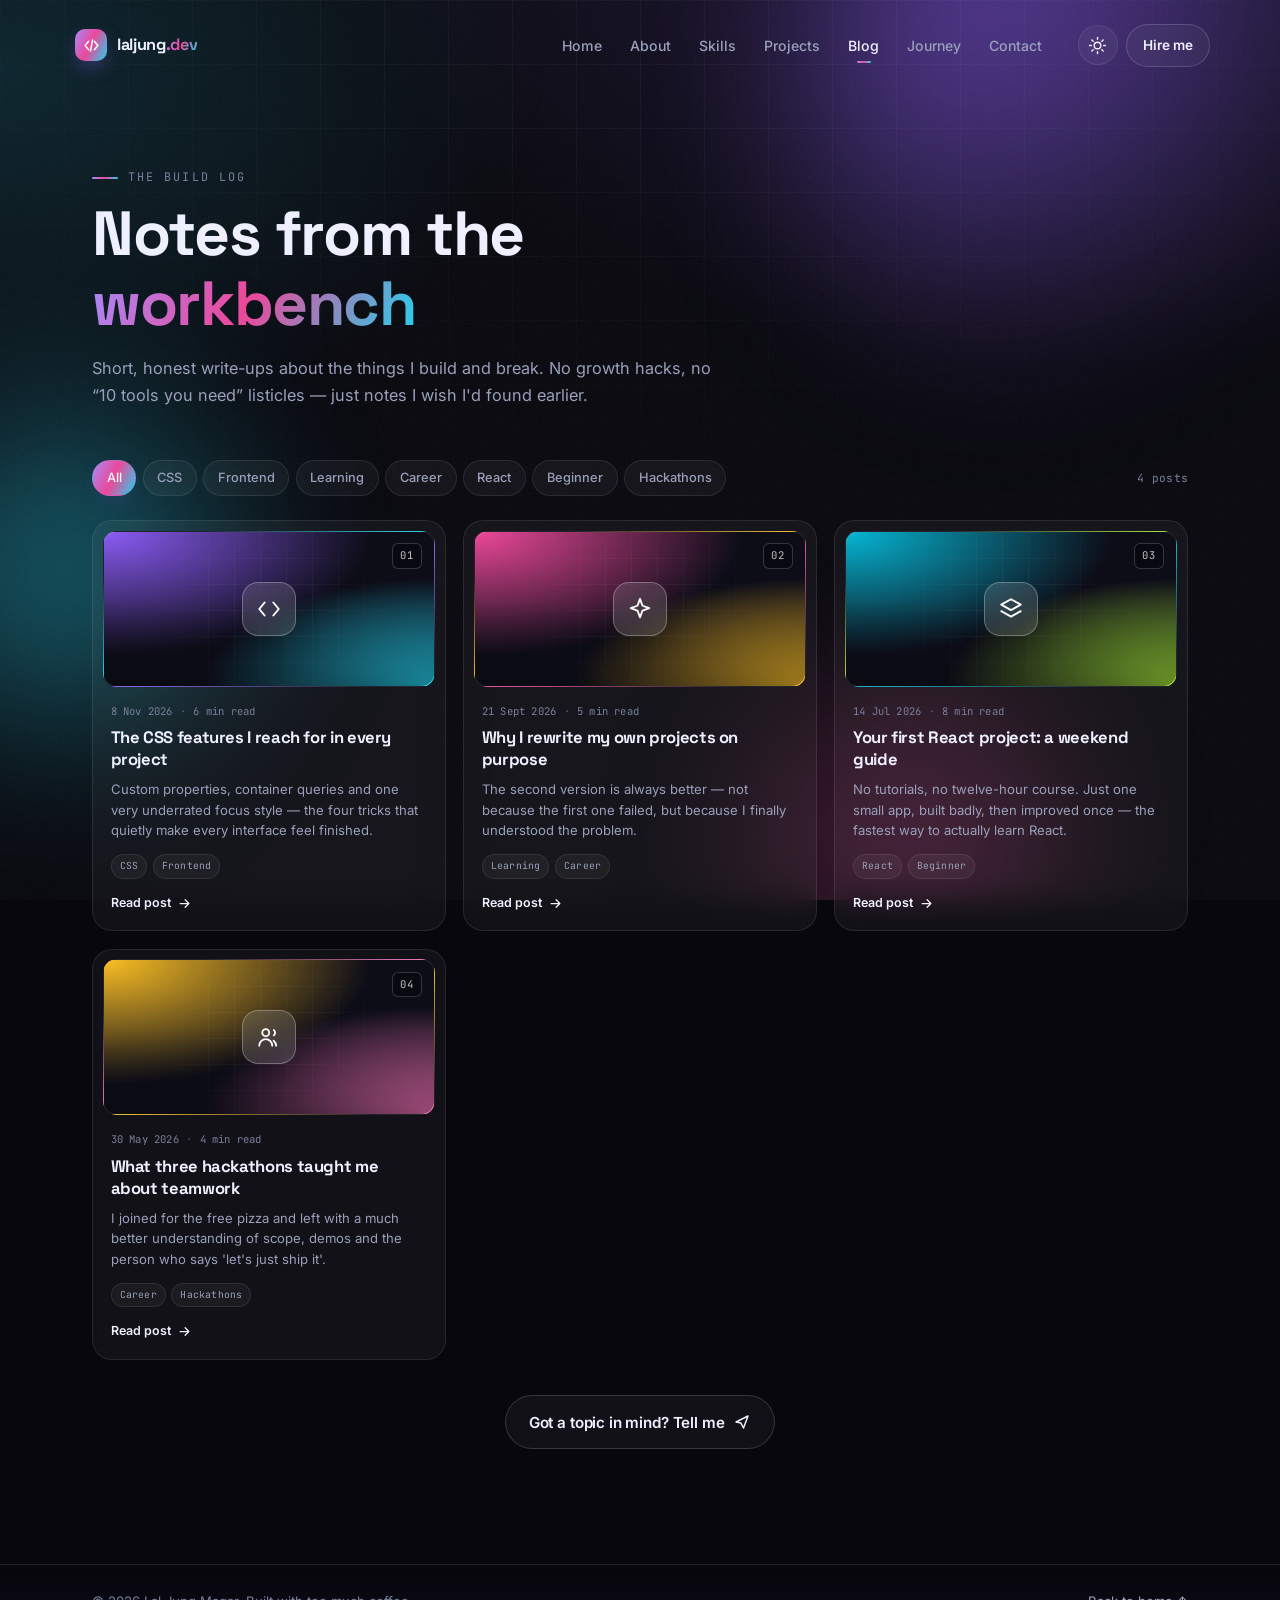
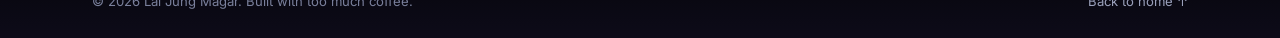
<file: blog.html>
<!DOCTYPE html>
<html lang="en" data-theme="dark">
<head>
  <meta charset="utf-8" />
  <meta name="viewport" content="width=device-width, initial-scale=1" />
  <title>Blog — Lal Jung Magar</title>
  <meta name="description" content="The build log: notes on CSS, React, side projects and student life by Lal Jung Magar." />
  <meta name="theme-color" content="#07070d" />

  <link rel="icon" href="data:image/svg+xml,%3Csvg xmlns='http://www.w3.org/2000/svg' viewBox='0 0 64 64'%3E%3Cdefs%3E%3ClinearGradient id='g' x1='0' y1='0' x2='1' y2='1'%3E%3Cstop offset='0' stop-color='%238b5cf6'/%3E%3Cstop offset='.5' stop-color='%23ec4899'/%3E%3Cstop offset='1' stop-color='%2322d3ee'/%3E%3C/linearGradient%3E%3C/defs%3E%3Crect width='64' height='64' rx='16' fill='url(%23g)'/%3E%3Ctext x='32' y='44' font-family='Verdana,sans-serif' font-size='32' font-weight='bold' fill='white' text-anchor='middle'%3EL%3C/text%3E%3C/svg%3E" />

  <link rel="preconnect" href="https://fonts.googleapis.com" />
  <link rel="preconnect" href="https://fonts.gstatic.com" crossorigin />
  <link href="https://fonts.googleapis.com/css2?family=Inter:wght@300;400;500;600;700&family=JetBrains+Mono:wght@400;600&family=Space+Grotesk:wght@500;600;700&display=swap" rel="stylesheet" />

  <link rel="stylesheet" href="assets/css/style.css" />
  <script>document.documentElement.classList.add('js');</script>
</head>

<body>
  <div class="bg" aria-hidden="true">
    <div class="orb orb-1"></div>
    <div class="orb orb-2"></div>
    <div class="orb orb-3"></div>
    <div class="grid-lines"></div>
  </div>
  <div class="noise" aria-hidden="true"></div>
  <div class="cursor-glow" id="cursorGlow" aria-hidden="true"></div>
  <div class="scroll-progress" aria-hidden="true"><span id="progressBar"></span></div>

  <a class="skip-link" href="#main">Skip to content</a>

  <header class="nav" id="nav">
    <div class="nav-inner">
      <a class="brand" href="index.html" aria-label="Lal Jung Magar — home">
        <span class="brand-mark" aria-hidden="true">
          <svg viewBox="0 0 24 24" fill="none" stroke="currentColor" stroke-width="2" stroke-linecap="round" stroke-linejoin="round">
            <path d="m8 6-5 6 5 6M16 6l5 6-5 6M13.5 4l-3 16" />
          </svg>
        </span>
        <span class="brand-text">laljung<span class="glow">.dev</span></span>
      </a>

      <nav class="nav-links" id="navLinks" aria-label="Primary">
        <a href="index.html#home">Home</a>
        <a href="index.html#about">About</a>
        <a href="index.html#skills">Skills</a>
        <a href="index.html#projects">Projects</a>
        <a href="blog.html" class="active" aria-current="page">Blog</a>
        <a href="index.html#journey">Journey</a>
        <a href="index.html#contact">Contact</a>
      </nav>

      <div class="nav-actions">
        <button class="icon-btn theme-toggle" id="themeToggle" type="button" aria-label="Switch to light theme" aria-pressed="false">
          <svg class="i-sun" viewBox="0 0 24 24" fill="none" stroke="currentColor" stroke-width="1.8" stroke-linecap="round" aria-hidden="true">
            <circle cx="12" cy="12" r="4.2" />
            <path d="M12 2v2.2M12 19.8V22M2 12h2.2M19.8 12H22M4.9 4.9l1.6 1.6M17.5 17.5l1.6 1.6M19.1 4.9l-1.6 1.6M6.5 17.5l-1.6 1.6" />
          </svg>
          <svg class="i-moon" viewBox="0 0 24 24" fill="none" stroke="currentColor" stroke-width="1.8" stroke-linecap="round" stroke-linejoin="round" aria-hidden="true">
            <path d="M21 13.2A8.6 8.6 0 1 1 10.8 3a6.8 6.8 0 0 0 10.2 10.2Z" />
          </svg>
        </button>
        <a class="btn btn-sm btn-ghost nav-cta" href="index.html#contact">Hire me</a>
        <button class="icon-btn menu-btn" id="menuBtn" type="button" aria-label="Open menu" aria-expanded="false" aria-controls="navLinks">
          <span></span><span></span>
        </button>
      </div>
    </div>
  </header>

  <main id="main">
    <section class="page-head">
      <div class="wrap">
        <p class="eyebrow reveal"><span></span>The build log</p>
        <h1 class="reveal" data-delay="60">Notes from the <span class="grad">workbench</span></h1>
        <p class="lead reveal" data-delay="120">
          Short, honest write-ups about the things I build and break. No growth hacks, no
          “10 tools you need” listicles — just notes I wish I'd found earlier.
        </p>
      </div>
    </section>

    <section class="section blog-list-section">
      <div class="wrap">
        <div class="list-toolbar reveal">
          <div class="filters" id="blogFilters" role="group" aria-label="Filter posts by tag"></div>
          <p class="post-count" id="postCount" aria-live="polite"></p>
        </div>

        <div class="blog-grid blog-grid-list" id="blogList"></div>

        <div class="blog-more reveal">
          <a class="btn btn-ghost" href="index.html#contact">
            Got a topic in mind? Tell me
            <svg viewBox="0 0 24 24" fill="none" stroke="currentColor" stroke-width="2" stroke-linecap="round" stroke-linejoin="round" aria-hidden="true"><path d="m4 12 16-8-6 16-3.4-6.6L4 12Z"/></svg>
          </a>
        </div>
      </div>
    </section>
  </main>

  <footer class="footer">
    <div class="wrap footer-inner">
      <p>© <span id="year">2026</span> Lal Jung Magar. Built with too much coffee.</p>
      <a href="index.html" class="footer-top">Back to home ↑</a>
    </div>
  </footer>

  <button class="to-top" id="toTop" type="button" aria-label="Back to top">
    <svg viewBox="0 0 24 24" fill="none" stroke="currentColor" stroke-width="2" stroke-linecap="round" stroke-linejoin="round" aria-hidden="true"><path d="M12 19V5M6 11l6-6 6 6"/></svg>
  </button>

  <div class="toast" id="toast" role="status" aria-live="polite"></div>

  <script src="assets/js/posts.js"></script>
  <script src="assets/js/main.js"></script>
  <script src="assets/js/blog.js"></script>
</body>
</html>
</file>
<file: assets/css/style.css>
/* =========================================================
   Lal Jung Magar — portfolio
   1. Tokens & reset      6. About / stats
   2. Background & fx     7. Skills
   3. Buttons & bits      8. Projects
   4. Nav                 9. Journey
   5. Hero               10. Contact / footer / responsive
   ========================================================= */

/* ---------- 1. tokens ---------- */
:root {
  --bg: #07070d;
  --bg-soft: #0c0c16;
  --surface: rgba(255, 255, 255, 0.045);
  --surface-2: rgba(255, 255, 255, 0.075);
  --border: rgba(255, 255, 255, 0.09);
  --border-strong: rgba(255, 255, 255, 0.16);
  --text: #eef0ff;
  --muted: #9aa0bb;
  --muted-2: #7a809c;

  --violet: #8b5cf6;
  --pink: #ec4899;
  --cyan: #22d3ee;
  --lime: #a3e635;
  --amber: #fbbf24;

  --grad: linear-gradient(115deg, #a78bfa 0%, #ec4899 48%, #22d3ee 100%);
  --grad-soft: linear-gradient(115deg, rgba(167, 139, 250, .18), rgba(236, 72, 153, .16), rgba(34, 211, 238, .18));

  --radius: 20px;
  --radius-sm: 14px;
  --shadow: 0 28px 70px -30px rgba(0, 0, 0, 0.9);
  --shadow-glow: 0 18px 50px -18px rgba(139, 92, 246, 0.55);

  --font: "Inter", system-ui, -apple-system, "Segoe UI", Roboto, sans-serif;
  --display: "Space Grotesk", "Inter", system-ui, sans-serif;
  --mono: "JetBrains Mono", ui-monospace, "Cascadia Code", Consolas, monospace;

  --nav-bg: rgba(12, 12, 22, 0.72);
  --code-bg: #0a0a14;

  --wrap: 1160px;
  --pad: clamp(1.15rem, 4vw, 2rem);
  --ease: cubic-bezier(.22, .61, .36, 1);
}

[data-theme="light"] {
  color-scheme: light;
  --bg: #f7f5ff;
  --bg-soft: #ffffff;
  --surface: rgba(255, 255, 255, 0.72);
  --surface-2: rgba(255, 255, 255, 0.95);
  --border: rgba(24, 18, 60, 0.10);
  --border-strong: rgba(24, 18, 60, 0.2);
  --text: #14112b;
  --muted: #5b5878;
  --muted-2: #6d6a8a;
  --shadow: 0 28px 70px -35px rgba(52, 24, 110, 0.45);
  --shadow-glow: 0 18px 50px -20px rgba(139, 92, 246, 0.45);
  --nav-bg: rgba(255, 255, 255, 0.75);
}

/* ---------- 1b. reset ---------- */
*,
*::before,
*::after { box-sizing: border-box; }

* { margin: 0; padding: 0; }

html {
  scroll-behavior: smooth;
  scroll-padding-top: 96px;
  -webkit-text-size-adjust: 100%;
  color-scheme: dark;
}

body {
  font-family: var(--font);
  background: var(--bg);
  color: var(--text);
  font-size: 16px;
  line-height: 1.65;
  overflow-x: hidden;
  min-height: 100vh;
  transition: background .45s var(--ease), color .45s var(--ease);
}

img, svg { display: block; max-width: 100%; }

a { color: inherit; text-decoration: none; }

button {
  font: inherit;
  color: inherit;
  background: none;
  border: 0;
  cursor: pointer;
}

ul, ol { list-style: none; }

h1, h2, h3, h4 {
  font-family: var(--display);
  font-weight: 700;
  line-height: 1.12;
  letter-spacing: -0.022em;
}

p { text-wrap: pretty; }

code, .mono { font-family: var(--mono); }

::selection { background: rgba(139, 92, 246, .42); color: #fff; }

:focus-visible {
  outline: 2px solid var(--cyan);
  outline-offset: 3px;
  border-radius: 8px;
}

::-webkit-scrollbar { width: 11px; height: 11px; }
::-webkit-scrollbar-track { background: var(--bg); }
::-webkit-scrollbar-thumb {
  background: linear-gradient(var(--violet), var(--pink));
  border-radius: 99px;
  border: 3px solid var(--bg);
}

.skip-link {
  position: fixed;
  top: -100px;
  left: 16px;
  z-index: 999;
  padding: .7rem 1.1rem;
  border-radius: 10px;
  background: var(--violet);
  color: #fff;
  font-weight: 600;
  transition: top .2s;
}
.skip-link:focus { top: 16px; }

.grad {
  background: var(--grad);
  -webkit-background-clip: text;
  background-clip: text;
  -webkit-text-fill-color: transparent;
  color: transparent;
}

.wrap {
  width: 100%;
  max-width: var(--wrap);
  margin-inline: auto;
  padding-inline: var(--pad);
}

.card {
  background: var(--surface);
  border: 1px solid var(--border);
  border-radius: var(--radius);
  -webkit-backdrop-filter: blur(16px);
  backdrop-filter: blur(16px);
  transition: border-color .35s var(--ease), background .35s var(--ease), transform .35s var(--ease);
}

.section { padding-block: clamp(4.5rem, 9vw, 8rem); position: relative; }

/* ---------- reveal on scroll ---------- */
.js .reveal {
  opacity: 0;
  transform: translateY(26px);
  transition: opacity .7s var(--ease), transform .7s var(--ease);
  transition-delay: var(--d, 0ms);
}
.js .reveal.in { opacity: 1; transform: none; }

/* ---------- 2. background ---------- */
.bg {
  position: fixed;
  inset: 0;
  z-index: -2;
  overflow: hidden;
  background:
    radial-gradient(1100px 700px at 82% -10%, rgba(139, 92, 246, .20), transparent 65%),
    radial-gradient(900px 620px at 0% 8%, rgba(34, 211, 238, .14), transparent 60%),
    var(--bg);
}

[data-theme="light"] .bg {
  background:
    radial-gradient(1100px 700px at 84% -12%, rgba(167, 139, 250, .35), transparent 62%),
    radial-gradient(900px 620px at -5% 6%, rgba(34, 211, 238, .28), transparent 58%),
    radial-gradient(800px 600px at 50% 110%, rgba(236, 72, 153, .16), transparent 60%),
    var(--bg);
}

.orb {
  position: absolute;
  border-radius: 50%;
  filter: blur(80px);
  opacity: .55;
  will-change: transform;
}
.orb-1 {
  width: 46vw; height: 46vw; min-width: 320px; min-height: 320px;
  top: -14vw; right: -8vw;
  background: radial-gradient(circle at 30% 30%, #8b5cf6, transparent 68%);
  animation: drift 22s ease-in-out infinite alternate;
}
.orb-2 {
  width: 38vw; height: 38vw; min-width: 280px; min-height: 280px;
  top: 36%; left: -14vw;
  background: radial-gradient(circle at 50% 50%, #22d3ee, transparent 66%);
  animation: drift 26s ease-in-out infinite alternate-reverse;
}
.orb-3 {
  width: 34vw; height: 34vw; min-width: 240px; min-height: 240px;
  bottom: -12vw; right: 12%;
  background: radial-gradient(circle at 50% 50%, #ec4899, transparent 66%);
  opacity: .4;
  animation: drift 30s ease-in-out infinite alternate;
}
[data-theme="light"] .orb { opacity: .38; }

.grid-lines {
  position: absolute;
  inset: 0;
  background-image:
    linear-gradient(rgba(255, 255, 255, .035) 1px, transparent 1px),
    linear-gradient(90deg, rgba(255, 255, 255, .035) 1px, transparent 1px);
  background-size: 64px 64px;
  -webkit-mask-image: radial-gradient(ellipse 80% 70% at 50% 0%, #000 25%, transparent 80%);
  mask-image: radial-gradient(ellipse 80% 70% at 50% 0%, #000 25%, transparent 80%);
}
[data-theme="light"] .grid-lines {
  background-image:
    linear-gradient(rgba(24, 18, 60, .05) 1px, transparent 1px),
    linear-gradient(90deg, rgba(24, 18, 60, .05) 1px, transparent 1px);
}

.noise {
  position: fixed;
  inset: 0;
  z-index: -1;
  pointer-events: none;
  opacity: .28;
  background-image: url("data:image/svg+xml,%3Csvg xmlns='http://www.w3.org/2000/svg' width='160' height='160'%3E%3Cfilter id='n'%3E%3CfeTurbulence type='fractalNoise' baseFrequency='0.9' numOctaves='3' stitchTiles='stitch'/%3E%3CfeColorMatrix type='saturate' values='0'/%3E%3C/filter%3E%3Crect width='160' height='160' filter='url(%23n)' opacity='0.22'/%3E%3C/svg%3E");
}

.cursor-glow {
  position: fixed;
  top: 0; left: 0;
  width: 460px; height: 460px;
  margin: -230px 0 0 -230px;
  border-radius: 50%;
  pointer-events: none;
  z-index: 0;
  background: radial-gradient(circle, rgba(139, 92, 246, .16), transparent 62%);
  opacity: 0;
  transition: opacity .5s;
}
.cursor-glow.on { opacity: 1; }

.scroll-progress {
  position: fixed;
  top: 0; left: 0;
  width: 100%;
  height: 3px;
  z-index: 200;
  background: transparent;
}
.scroll-progress span {
  display: block;
  height: 100%;
  width: 0;
  background: var(--grad);
  box-shadow: 0 0 14px rgba(139, 92, 246, .8);
  transition: width .1s linear;
}

/* ---------- 3. buttons & bits ---------- */
.btn {
  --btn-bg: transparent;
  display: inline-flex;
  align-items: center;
  justify-content: center;
  gap: .55rem;
  padding: .85rem 1.45rem;
  border-radius: 999px;
  font-weight: 600;
  font-size: .95rem;
  letter-spacing: -.01em;
  border: 1px solid transparent;
  transition: transform .3s var(--ease), box-shadow .3s var(--ease), background .3s, border-color .3s, color .3s;
  white-space: nowrap;
}
.btn svg { width: 18px; height: 18px; flex-shrink: 0; }

.btn-primary {
  background: var(--grad);
  color: #fff;
  background-size: 160% 160%;
  box-shadow: var(--shadow-glow);
}
.btn-primary:hover {
  transform: translateY(-2px);
  background-position: 100% 50%;
  box-shadow: 0 22px 55px -16px rgba(236, 72, 153, .6);
}
.btn-primary:active { transform: translateY(0); }

.btn-ghost {
  border-color: var(--border-strong);
  background: var(--surface);
  color: var(--text);
  -webkit-backdrop-filter: blur(10px);
  backdrop-filter: blur(10px);
}
.btn-ghost:hover {
  transform: translateY(-2px);
  border-color: rgba(139, 92, 246, .55);
  background: var(--surface-2);
}

.btn-sm { padding: .58rem 1.05rem; font-size: .85rem; }
.btn-block { width: 100%; }

.icon-btn {
  display: grid;
  place-items: center;
  width: 40px; height: 40px;
  border-radius: 50%;
  border: 1px solid var(--border);
  background: var(--surface);
  color: var(--text);
  transition: border-color .25s, background .25s, transform .25s, color .25s;
}
.icon-btn:hover { border-color: rgba(139, 92, 246, .5); color: var(--violet); transform: translateY(-1px); }
.icon-btn svg { width: 19px; height: 19px; }
[data-theme="dark"] .i-moon { display: none; }
[data-theme="light"] .i-sun { display: none; }

.badge {
  display: inline-flex;
  align-items: center;
  gap: .5rem;
  padding: .4rem .85rem .4rem .65rem;
  border-radius: 999px;
  border: 1px solid var(--border);
  background: var(--surface);
  font-size: .8rem;
  font-weight: 500;
  color: var(--muted);
  -webkit-backdrop-filter: blur(10px);
  backdrop-filter: blur(10px);
  margin-bottom: 1.4rem;
}
.dot {
  width: 8px; height: 8px;
  border-radius: 50%;
  background: var(--lime);
  box-shadow: 0 0 0 0 rgba(163, 230, 53, .6);
  animation: ping 2.4s ease-out infinite;
}

.eyebrow {
  display: inline-flex;
  align-items: center;
  gap: .6rem;
  font-family: var(--mono);
  font-size: .74rem;
  letter-spacing: .18em;
  text-transform: uppercase;
  color: var(--muted-2);
}
.eyebrow span {
  width: 26px; height: 2px;
  border-radius: 2px;
  background: var(--grad);
}

.sec-head { max-width: 720px; margin-bottom: clamp(2.2rem, 5vw, 3.4rem); }
.sec-head h2 {
  font-size: clamp(1.95rem, 4.4vw, 3rem);
  margin: .7rem 0 .9rem;
}
.lead { color: var(--muted); font-size: 1.02rem; max-width: 62ch; }

/* ---------- 4. nav ---------- */
.nav {
  position: fixed;
  top: 14px;
  left: 50%;
  transform: translateX(-50%);
  width: min(var(--wrap), calc(100% - 1.5rem));
  z-index: 120;
  border-radius: 999px;
  border: 1px solid transparent;
  transition: background .4s var(--ease), border-color .4s, box-shadow .4s, top .3s;
}
.nav.is-scrolled {
  background: var(--nav-bg);
  border-color: var(--border);
  box-shadow: 0 18px 40px -28px rgba(0, 0, 0, .9);
  -webkit-backdrop-filter: blur(18px) saturate(150%);
  backdrop-filter: blur(18px) saturate(150%);
  top: 10px;
}

.nav-inner {
  display: flex;
  align-items: center;
  gap: 1rem;
  padding: .55rem .55rem .55rem .9rem;
  min-height: 60px;
}

.brand {
  display: inline-flex;
  align-items: center;
  gap: .6rem;
  font-family: var(--display);
  font-weight: 700;
  font-size: 1.02rem;
  letter-spacing: -.02em;
  margin-right: auto;
}
.brand-mark {
  display: grid;
  place-items: center;
  width: 32px; height: 32px;
  border-radius: 10px;
  background: var(--grad);
  color: #fff;
  box-shadow: 0 8px 22px -8px rgba(139, 92, 246, .9);
}
.brand-mark svg { width: 17px; height: 17px; }
.brand .glow {
  background: var(--grad);
  -webkit-background-clip: text;
  background-clip: text;
  -webkit-text-fill-color: transparent;
}

.nav-links {
  display: flex;
  align-items: center;
  gap: .15rem;
  margin-right: .4rem;
}
.nav-links a {
  position: relative;
  padding: .5rem .8rem;
  border-radius: 999px;
  font-size: .88rem;
  font-weight: 500;
  color: var(--muted);
  transition: color .25s, background .25s;
}
.nav-links a:hover { color: var(--text); background: var(--surface-2); }
.nav-links a.active { color: var(--text); }
.nav-links a.active::after {
  content: "";
  position: absolute;
  left: 50%; bottom: 2px;
  width: 14px; height: 2px;
  border-radius: 2px;
  transform: translateX(-50%);
  background: var(--grad);
}

.nav-actions { display: flex; align-items: center; gap: .5rem; }

.menu-btn { display: none; position: relative; }
.menu-btn span {
  position: absolute;
  left: 50%;
  width: 16px; height: 1.8px;
  background: currentColor;
  border-radius: 2px;
  transition: transform .3s var(--ease), opacity .2s;
}
.menu-btn span:nth-child(1) { transform: translate(-50%, -4px); }
.menu-btn span:nth-child(2) { transform: translate(-50%, 4px); }
.nav.is-open .menu-btn span:nth-child(1) { transform: translate(-50%, 0) rotate(45deg); }
.nav.is-open .menu-btn span:nth-child(2) { transform: translate(-50%, 0) rotate(-45deg); }

/* ---------- 5. hero ---------- */
.hero {
  padding-top: clamp(7.5rem, 15vw, 10.5rem);
  padding-bottom: clamp(3rem, 6vw, 5rem);
  position: relative;
}

.hero-grid {
  display: grid;
  grid-template-columns: 1.08fr .92fr;
  gap: clamp(2rem, 5vw, 4rem);
  align-items: center;
}

.hero-title {
  font-size: clamp(2.7rem, 7.4vw, 5rem);
  line-height: 1.02;
  letter-spacing: -.035em;
  margin-bottom: 1rem;
}
.hero-hi {
  display: block;
  font-size: clamp(.95rem, 2.2vw, 1.15rem);
  font-family: var(--mono);
  font-weight: 400;
  letter-spacing: .02em;
  color: var(--muted);
  margin-bottom: .7rem;
}
.hero-name {
  display: block;
  background-size: 180% 180%;
  animation: gradShift 9s ease infinite;
}

.hero-role {
  display: flex;
  align-items: center;
  gap: .55rem;
  font-family: var(--mono);
  font-size: clamp(.95rem, 2.3vw, 1.2rem);
  color: var(--text);
  margin-bottom: 1.4rem;
  min-height: 1.8em;
}
.prompt { color: var(--cyan); font-weight: 600; }
.type-text { color: #c4b5fd; }
[data-theme="light"] .type-text { color: #6d28d9; }
.caret {
  width: 9px; height: 1.15em;
  background: var(--pink);
  border-radius: 1px;
  animation: blink 1.05s step-end infinite;
}

.hero-lede {
  color: var(--muted);
  font-size: clamp(.98rem, 1.6vw, 1.06rem);
  max-width: 52ch;
  margin-bottom: 1.9rem;
}
.hero-lede strong { color: var(--text); font-weight: 600; }

.hero-actions { display: flex; flex-wrap: wrap; gap: .8rem; margin-bottom: 2.1rem; }

.hero-meta { display: flex; align-items: center; gap: 1.4rem; flex-wrap: wrap; }
.socials { display: flex; gap: .5rem; }
.socials a {
  display: grid;
  place-items: center;
  width: 38px; height: 38px;
  border-radius: 11px;
  border: 1px solid var(--border);
  background: var(--surface);
  color: var(--muted);
  transition: color .25s, transform .25s, border-color .25s, background .25s;
}
.socials a:hover {
  color: #fff;
  transform: translateY(-3px);
  border-color: transparent;
  background: linear-gradient(135deg, var(--violet), var(--pink));
  box-shadow: 0 10px 24px -12px rgba(236, 72, 153, .8);
}
.socials svg { width: 17px; height: 17px; }

.loc {
  display: inline-flex;
  align-items: center;
  gap: .4rem;
  font-size: .84rem;
  color: var(--muted-2);
}
.loc svg { width: 15px; height: 15px; }

/* hero visual */
.hero-visual {
  position: relative;
  perspective: 1200px;
  padding: 1rem;
}

.aura {
  position: absolute;
  inset: 8%;
  border-radius: 40% 60% 55% 45% / 50% 40% 60% 50%;
  background: conic-gradient(from 90deg, #8b5cf6, #ec4899, #22d3ee, #a3e635, #8b5cf6);
  filter: blur(46px);
  opacity: .42;
  animation: blobSpin 20s linear infinite;
  z-index: 0;
}

.code-card {
  position: relative;
  z-index: 1;
  border-radius: 22px;
  border: 1px solid rgba(255, 255, 255, .12);
  background: linear-gradient(165deg, rgba(22, 22, 38, .96), rgba(9, 9, 16, .99));
  box-shadow: 0 40px 90px -35px rgba(0, 0, 0, .95), inset 0 1px 0 rgba(255, 255, 255, .08);
  overflow: hidden;
  transform-style: preserve-3d;
  transition: transform .2s ease-out, box-shadow .4s;
  will-change: transform;
}
.code-card::before {
  content: "";
  position: absolute;
  inset: 0;
  background: radial-gradient(500px 200px at 50% -20%, rgba(139, 92, 246, .3), transparent 70%);
  pointer-events: none;
}

.code-top {
  display: flex;
  align-items: center;
  gap: .4rem;
  padding: .85rem 1.1rem;
  border-bottom: 1px solid rgba(255, 255, 255, .07);
  background: rgba(255, 255, 255, .025);
}
.tl { width: 9px; height: 9px; border-radius: 50%; }
.tl-r { background: #ff5f57; }
.tl-y { background: #febc2e; }
.tl-g { background: #28c840; }
.code-file {
  margin-left: auto;
  font-family: var(--mono);
  font-size: .7rem;
  color: #6b7194;
  letter-spacing: .04em;
}

.code {
  padding: 1.15rem 1.25rem 1.25rem;
  font-family: var(--mono);
  font-size: clamp(.66rem, 1.35vw, .8rem);
  line-height: 1.85;
  color: #d7d9f0;
  overflow-x: auto;
  background: transparent;
}
.code .k { color: #c084fc; }
.code .v { color: #7dd3fc; }
.code .key { color: #f0abfc; }
.code .s { color: #a3e635; }
.code .n { color: #fbbf24; }
.code .b { color: #fb923c; }
.code .op, .code .p { color: #8b90b0; }

.code-foot {
  display: flex;
  align-items: center;
  gap: .5rem;
  padding: .6rem 1.1rem;
  border-top: 1px solid rgba(255, 255, 255, .07);
  font-family: var(--mono);
  font-size: .66rem;
  color: #6b7194;
  background: rgba(255, 255, 255, .02);
}
.pulse-dot {
  width: 6px; height: 6px; border-radius: 50%;
  background: #28c840;
  box-shadow: 0 0 0 0 rgba(40, 200, 64, .6);
  animation: ping 2s ease-out infinite;
}
.code-time { margin-left: auto; color: #4c5170; }

.chip {
  position: absolute;
  z-index: 2;
  display: inline-flex;
  align-items: center;
  gap: .4rem;
  padding: .45rem .8rem;
  border-radius: 999px;
  font-size: .74rem;
  font-weight: 600;
  color: var(--text);
  background: rgba(18, 18, 30, .9);
  border: 1px solid rgba(255, 255, 255, .14);
  box-shadow: 0 14px 34px -16px rgba(0, 0, 0, .9);
  -webkit-backdrop-filter: blur(12px);
  backdrop-filter: blur(12px);
  animation: float 5.5s ease-in-out infinite;
}
[data-theme="light"] .chip {
  background: rgba(255, 255, 255, .92);
  border-color: rgba(24, 18, 60, .12);
  box-shadow: 0 14px 34px -18px rgba(52, 24, 110, .35);
}
.chip svg { width: 13px; height: 13px; }
.chip-1 { top: 4%; left: -4%; color: #c4b5fd; animation-delay: -1s; }
.chip-1 svg { color: var(--amber); }
.chip-2 { bottom: 9%; right: -5%; color: #67e8f9; animation-delay: -2.6s; }
.chip-2 svg { color: var(--lime); }
.chip-3 { bottom: -3%; left: 12%; color: #f9a8d4; animation-delay: -4s; }
.chip-3 svg { color: var(--pink); }

/* ---------- marquee ---------- */
.marquee {
  border-block: 1px solid var(--border);
  background: linear-gradient(90deg, transparent, var(--surface), transparent);
  overflow: hidden;
  padding-block: .95rem;
  -webkit-mask-image: linear-gradient(90deg, transparent, #000 8%, #000 92%, transparent);
  mask-image: linear-gradient(90deg, transparent, #000 8%, #000 92%, transparent);
}
.marquee-track {
  display: flex;
  align-items: center;
  gap: 1.6rem;
  width: max-content;
  animation: marquee 34s linear infinite;
}
.marquee-track span {
  font-family: var(--display);
  font-size: .92rem;
  font-weight: 500;
  letter-spacing: .01em;
  color: var(--muted);
  white-space: nowrap;
}
.marquee-track .sep { color: var(--violet); font-size: .7rem; opacity: .8; }
.marquee:hover .marquee-track { animation-play-state: paused; }

/* ---------- 6. about ---------- */
.about-grid {
  display: grid;
  grid-template-columns: 1.25fr .75fr;
  gap: clamp(1.4rem, 3vw, 2.4rem);
  align-items: start;
}
.about-text p { color: var(--muted); margin-bottom: 1rem; }
.about-text strong { color: var(--text); font-weight: 600; }

.mini-facts {
  display: flex;
  flex-wrap: wrap;
  gap: .55rem;
  margin-top: 1.5rem;
}
.mini-facts li {
  display: inline-flex;
  align-items: center;
  gap: .4rem;
  font-size: .82rem;
  color: var(--muted);
  padding: .38rem .75rem;
  border-radius: 999px;
  border: 1px solid var(--border);
  background: var(--surface);
}

.now-card { padding: 1.5rem; }
.now-head {
  display: flex;
  align-items: center;
  gap: .55rem;
  margin-bottom: 1.15rem;
}
.now-head h3 { font-size: 1.05rem; letter-spacing: -.01em; }
.live-dot {
  width: 8px; height: 8px; border-radius: 50%;
  background: var(--lime);
  box-shadow: 0 0 0 0 rgba(163, 230, 53, .5);
  animation: ping 2.2s ease-out infinite;
}
.now-list { display: grid; gap: .85rem; }
.now-list li { display: flex; gap: .8rem; align-items: flex-start; }
.now-ico {
  display: grid;
  place-items: center;
  width: 38px; height: 38px;
  border-radius: 11px;
  font-size: 1.05rem;
  flex-shrink: 0;
  border: 1px solid var(--border);
}
.i-violet { background: rgba(139, 92, 246, .16); }
.i-cyan { background: rgba(34, 211, 238, .14); }
.i-pink { background: rgba(236, 72, 153, .14); }
.i-lime { background: rgba(163, 230, 53, .13); }
.i-amber { background: rgba(251, 191, 36, .15); }
.now-list strong { display: block; font-size: .87rem; font-weight: 600; }
.now-list p { font-size: .8rem; color: var(--muted); line-height: 1.45; }

.stats {
  display: grid;
  grid-template-columns: repeat(4, 1fr);
  gap: 1rem;
  margin-top: clamp(1.6rem, 4vw, 2.6rem);
}
.stat {
  padding: 1.35rem 1.3rem;
  display: flex;
  flex-direction: column;
  gap: .25rem;
  position: relative;
  overflow: hidden;
}
.stat::after {
  content: "";
  position: absolute;
  inset: auto 0 0 0;
  height: 2px;
  background: var(--grad);
  opacity: 0;
  transition: opacity .3s;
}
.stat:hover { transform: translateY(-4px); border-color: var(--border-strong); }
.stat:hover::after { opacity: 1; }
.stat-num {
  font-family: var(--display);
  font-size: clamp(1.7rem, 3.4vw, 2.3rem);
  font-weight: 700;
  line-height: 1;
  letter-spacing: -.03em;
}
.stat-label { font-size: .8rem; color: var(--muted); }

/* ---------- 7. skills ---------- */
.skills-grid {
  display: grid;
  grid-template-columns: repeat(3, 1fr);
  gap: 1rem;
}
.skill {
  padding: 1.3rem;
  display: flex;
  flex-direction: column;
  gap: .55rem;
}
.skill:hover {
  transform: translateY(-5px);
  border-color: rgba(139, 92, 246, .4);
  background: var(--surface-2);
}
.skill-top {
  display: flex;
  align-items: center;
  justify-content: space-between;
  gap: .5rem;
  margin-bottom: .15rem;
}
.skill-ico {
  display: grid;
  place-items: center;
  width: 40px; height: 40px;
  border-radius: 12px;
  border: 1px solid var(--border);
  color: var(--text);
}
.skill-ico svg { width: 20px; height: 20px; }
.skill-ico-letter {
  font-family: var(--display);
  font-size: 1.08rem;
  font-weight: 700;
  letter-spacing: -.02em;
}
.skill-level {
  font-family: var(--mono);
  font-size: .62rem;
  letter-spacing: .08em;
  text-transform: uppercase;
  color: var(--muted-2);
  padding: .2rem .5rem;
  border-radius: 999px;
  border: 1px solid var(--border);
}
.skill h3 { font-size: 1rem; margin-top: .1rem; }
.skill p { font-size: .79rem; color: var(--muted); line-height: 1.5; flex: 1; }
.bar {
  height: 5px;
  border-radius: 99px;
  background: rgba(255, 255, 255, .07);
  overflow: hidden;
  margin-top: .45rem;
}
[data-theme="light"] .bar { background: rgba(24, 18, 60, .08); }
.bar-fill {
  display: block;
  height: 100%;
  width: 0;
  border-radius: 99px;
  background: var(--grad);
  transition: width 1.2s cubic-bezier(.2, .8, .2, 1);
  transition-delay: .15s;
}

/* ---------- 8. projects ---------- */
.projects-grid {
  display: grid;
  grid-template-columns: repeat(2, 1fr);
  gap: 1.2rem;
}
.project { padding: .7rem; display: flex; flex-direction: column; }
.project:hover {
  transform: translateY(-6px);
  border-color: rgba(139, 92, 246, .42);
  box-shadow: 0 34px 70px -40px rgba(139, 92, 246, .6);
}

/* wide, horizontal card for the flagship project */
@media (min-width: 721px) {
  .project-featured {
    grid-column: span 2;
    display: grid;
    grid-template-columns: 1.05fr .95fr;
  }
  .project-featured .project-media {
    height: 100%;
    min-height: 300px;
  }
  .project-featured .project-body {
    padding: 1.4rem 1.6rem 1.2rem;
  }
  .project-featured .project-head h3 { font-size: 1.5rem; }
  .project-featured .project-body > p { font-size: .92rem; }
}

.project-media {
  position: relative;
  height: 190px;
  border-radius: var(--radius-sm);
  overflow: hidden;
  background:
    radial-gradient(130% 130% at 0% 0%, var(--a), transparent 62%),
    radial-gradient(120% 120% at 100% 100%, var(--b), transparent 58%),
    #0d0d18;
  border: 1px solid rgba(255, 255, 255, .08);
  isolation: isolate;
}
.project-media::before {
  content: "";
  position: absolute;
  inset: 0;
  background-image:
    linear-gradient(rgba(255, 255, 255, .09) 1px, transparent 1px),
    linear-gradient(90deg, rgba(255, 255, 255, .09) 1px, transparent 1px);
  background-size: 30px 30px;
  -webkit-mask-image: radial-gradient(circle at 50% 50%, #000, transparent 78%);
  mask-image: radial-gradient(circle at 50% 50%, #000, transparent 78%);
  opacity: .7;
}
.project-media::after {
  content: "";
  position: absolute;
  inset: 0;
  background: linear-gradient(180deg, transparent 40%, rgba(7, 7, 13, .45));
}
.proj-ico {
  position: absolute;
  top: 50%; left: 50%;
  transform: translate(-50%, -50%);
  display: grid;
  place-items: center;
  width: 68px; height: 68px;
  border-radius: 20px;
  color: #fff;
  background: rgba(255, 255, 255, .12);
  border: 1px solid rgba(255, 255, 255, .28);
  -webkit-backdrop-filter: blur(14px);
  backdrop-filter: blur(14px);
  box-shadow: 0 20px 40px -18px rgba(0, 0, 0, .75);
  transition: transform .45s var(--ease), background .35s;
  z-index: 1;
}
.proj-ico svg { width: 32px; height: 32px; }
.project:hover .proj-ico { transform: translate(-50%, -50%) scale(1.09) rotate(-4deg); background: rgba(255, 255, 255, .2); }

.proj-no {
  position: absolute;
  top: .8rem; right: .9rem;
  font-family: var(--mono);
  font-size: .7rem;
  letter-spacing: .1em;
  color: rgba(255, 255, 255, .7);
  z-index: 1;
  padding: .22rem .5rem;
  border-radius: 6px;
  background: rgba(0, 0, 0, .28);
  border: 1px solid rgba(255, 255, 255, .16);
  -webkit-backdrop-filter: blur(6px);
  backdrop-filter: blur(6px);
}

.project-body { padding: 1.05rem .7rem .8rem; display: flex; flex-direction: column; flex: 1; }
.project-head { display: flex; align-items: center; justify-content: space-between; gap: 1rem; }
.project-head h3 { font-size: 1.18rem; }
.proj-arrow {
  display: grid;
  place-items: center;
  width: 32px; height: 32px;
  border-radius: 50%;
  border: 1px solid var(--border);
  color: var(--muted);
  flex-shrink: 0;
  transition: transform .3s var(--ease), color .3s, border-color .3s, background .3s;
}
.proj-arrow svg { width: 15px; height: 15px; }
.project:hover .proj-arrow {
  color: #fff;
  border-color: transparent;
  background: var(--grad);
  transform: rotate(45deg);
}
.project-body > p { font-size: .87rem; color: var(--muted); margin: .5rem 0 .95rem; }

.tags { display: flex; flex-wrap: wrap; gap: .4rem; margin-bottom: 1rem; }
.tags li {
  font-family: var(--mono);
  font-size: .66rem;
  letter-spacing: .02em;
  padding: .24rem .55rem;
  border-radius: 999px;
  color: #c4b5fd;
  background: rgba(139, 92, 246, .12);
  border: 1px solid rgba(139, 92, 246, .24);
}
[data-theme="light"] .tags li { color: #6d28d9; background: rgba(139, 92, 246, .1); }
.tags li:nth-child(2n) { color: #67e8f9; background: rgba(34, 211, 238, .1); border-color: rgba(34, 211, 238, .25); }
[data-theme="light"] .tags li:nth-child(2n) { color: #0e7490; }
.tags li:nth-child(3n) { color: #f9a8d4; background: rgba(236, 72, 153, .1); border-color: rgba(236, 72, 153, .25); }
[data-theme="light"] .tags li:nth-child(3n) { color: #be185d; }

.project-links { display: flex; gap: 1rem; margin-top: auto; }
.link {
  position: relative;
  font-size: .8rem;
  font-weight: 600;
  color: var(--text);
  display: inline-flex;
  align-items: center;
  gap: .3rem;
}
.link::after {
  content: "";
  position: absolute;
  left: 0; bottom: -2px;
  width: 100%; height: 1px;
  background: var(--grad);
  transform: scaleX(0);
  transform-origin: left;
  transition: transform .3s var(--ease);
}
.link:hover::after { transform: scaleX(1); }
.link-muted { color: var(--muted); }

.projects-note { margin-top: 1.8rem; font-size: .88rem; color: var(--muted); }
.inline-link { color: var(--text); font-weight: 600; border-bottom: 1px solid rgba(139, 92, 246, .5); }

/* ---------- 9. journey ---------- */
.journey-grid {
  display: grid;
  grid-template-columns: 1.35fr .65fr;
  gap: clamp(1.5rem, 4vw, 3rem);
  align-items: start;
}
.timeline { position: relative; padding-left: 2.1rem; }
.timeline::before {
  content: "";
  position: absolute;
  left: 7px; top: 8px; bottom: 8px;
  width: 2px;
  border-radius: 2px;
  background: linear-gradient(180deg, var(--violet), var(--pink) 55%, var(--cyan));
  opacity: .55;
}
.timeline li { position: relative; padding-bottom: 2rem; }
.timeline li:last-child { padding-bottom: 0; }
.timeline li::before {
  content: "";
  position: absolute;
  left: -2.1rem; top: .45rem;
  width: 16px; height: 16px;
  border-radius: 50%;
  background: var(--bg);
  border: 2px solid var(--violet);
  box-shadow: 0 0 0 4px rgba(139, 92, 246, .14);
}
.timeline li:nth-child(2)::before { border-color: var(--pink); box-shadow: 0 0 0 4px rgba(236, 72, 153, .14); }
.timeline li:nth-child(3)::before { border-color: var(--cyan); box-shadow: 0 0 0 4px rgba(34, 211, 238, .14); }
.timeline li:nth-child(4)::before { border-color: var(--lime); box-shadow: 0 0 0 4px rgba(163, 230, 53, .14); }

.t-date {
  display: inline-block;
  font-family: var(--mono);
  font-size: .68rem;
  letter-spacing: .06em;
  color: var(--muted-2);
  padding: .2rem .55rem;
  border-radius: 6px;
  border: 1px solid var(--border);
  background: var(--surface);
  margin-bottom: .55rem;
}
.timeline h3 { font-size: 1.1rem; margin-bottom: .15rem; }
.t-org { font-size: .82rem; color: var(--violet); font-weight: 600; margin-bottom: .4rem; }
[data-theme="light"] .t-org { color: #6d28d9; }
.timeline li > p:last-child { font-size: .87rem; color: var(--muted); max-width: 54ch; }

.certs { padding: 1.5rem; }
.certs-title {
  display: flex;
  align-items: center;
  gap: .65rem;
  font-size: 1.02rem;
  margin-bottom: 1.25rem;
}
.certs-title .now-ico { width: 34px; height: 34px; font-size: .95rem; }
.cert-list { display: grid; gap: .15rem; }
.cert-list li {
  display: flex;
  flex-direction: column;
  padding: .7rem 0;
  border-bottom: 1px dashed var(--border);
}
.cert-list li:last-child { border-bottom: 0; }
.cert-list span { font-size: .86rem; font-weight: 500; }
.cert-list small { font-size: .72rem; color: var(--muted-2); font-family: var(--mono); margin-top: .1rem; }
.certs-foot { margin-top: 1rem; font-size: .72rem; color: var(--muted-2); }

/* ---------- 10. contact ---------- */
.contact { position: relative; }
.contact-grid {
  display: grid;
  grid-template-columns: 1.02fr .98fr;
  gap: clamp(1.6rem, 4vw, 3.2rem);
  align-items: start;
}
.contact-copy h2 { font-size: clamp(1.95rem, 4.2vw, 2.9rem); margin: .7rem 0 1rem; }

.email-card {
  display: flex;
  align-items: center;
  gap: .9rem;
  padding: .9rem 1rem;
  border-radius: var(--radius-sm);
  margin: 1.6rem 0 1.2rem;
  max-width: 400px;
  transition: border-color .3s, transform .3s;
}
.email-card:hover { border-color: rgba(139, 92, 246, .45); transform: translateY(-2px); }
.email-ico {
  display: grid;
  place-items: center;
  width: 42px; height: 42px;
  border-radius: 12px;
  background: var(--grad);
  color: #fff;
  flex-shrink: 0;
}
.email-ico svg { width: 20px; height: 20px; }
.email-text { display: flex; flex-direction: column; min-width: 0; }
.email-text small { font-size: .7rem; color: var(--muted-2); letter-spacing: .04em; text-transform: uppercase; }
.email-text strong {
  font-size: .95rem;
  font-weight: 600;
  overflow: hidden;
  text-overflow: ellipsis;
}
.copy-btn {
  margin-left: auto;
  display: grid;
  place-items: center;
  width: 34px; height: 34px;
  border-radius: 9px;
  border: 1px solid var(--border);
  color: var(--muted);
  flex-shrink: 0;
  transition: color .2s, border-color .2s, background .2s;
}
.copy-btn:hover { color: var(--violet); border-color: rgba(139, 92, 246, .5); background: rgba(139, 92, 246, .1); }
.copy-btn svg { width: 16px; height: 16px; }

.contact-links { display: flex; gap: 1.3rem; flex-wrap: wrap; }
.contact-links a {
  font-size: .85rem;
  font-weight: 500;
  color: var(--muted);
  display: inline-flex;
  align-items: center;
  gap: .35rem;
  transition: color .2s;
}
.contact-links a::after { content: "↗"; font-size: .75rem; color: var(--violet); }
.contact-links a:hover { color: var(--text); }

.contact-form { padding: 1.5rem; display: grid; gap: 1rem; }
.form-row { display: grid; gap: .4rem; }
.form-row label {
  font-size: .76rem;
  font-weight: 600;
  letter-spacing: .04em;
  text-transform: uppercase;
  color: var(--muted);
}
.form-row input,
.form-row textarea {
  width: 100%;
  font: inherit;
  font-size: .9rem;
  color: var(--text);
  background: rgba(255, 255, 255, .045);
  border: 1px solid var(--border);
  border-radius: 11px;
  padding: .72rem .9rem;
  transition: border-color .25s, background .25s, box-shadow .25s;
  resize: vertical;
}
[data-theme="light"] .form-row input,
[data-theme="light"] .form-row textarea { background: rgba(24, 18, 60, .03); }
.form-row input::placeholder,
.form-row textarea::placeholder { color: var(--muted-2); opacity: .75; }
.form-row input:focus,
.form-row textarea:focus {
  outline: none;
  border-color: rgba(139, 92, 246, .65);
  background: var(--surface-2);
  box-shadow: 0 0 0 4px rgba(139, 92, 246, .12);
}
.form-row input:user-invalid,
.form-row textarea:user-invalid { border-color: rgba(236, 72, 153, .7); }
.form-hint { font-size: .72rem; color: var(--muted-2); text-align: center; line-height: 1.5; }

/* ---------- footer ---------- */
.footer {
  border-top: 1px solid var(--border);
  padding-block: 1.6rem;
  background: linear-gradient(180deg, transparent, rgba(139, 92, 246, .05));
}
.footer-inner {
  display: flex;
  align-items: center;
  justify-content: space-between;
  gap: 1rem;
  flex-wrap: wrap;
  font-size: .82rem;
  color: var(--muted-2);
}
.footer-top { color: var(--muted); transition: color .2s; }
.footer-top:hover { color: var(--text); }

.to-top {
  position: fixed;
  right: clamp(1rem, 3vw, 2rem);
  bottom: clamp(1rem, 3vw, 2rem);
  z-index: 90;
  display: grid;
  place-items: center;
  width: 46px; height: 46px;
  border-radius: 50%;
  color: #fff;
  background: var(--grad);
  box-shadow: 0 16px 34px -14px rgba(139, 92, 246, .85);
  opacity: 0;
  visibility: hidden;
  transform: translateY(14px) scale(.9);
  transition: opacity .3s, transform .3s, visibility .3s;
}
.to-top.show { opacity: 1; visibility: visible; transform: none; }
.to-top:hover { transform: translateY(-3px); }
.to-top svg { width: 20px; height: 20px; }

.toast {
  position: fixed;
  left: 50%;
  bottom: 26px;
  transform: translate(-50%, 20px);
  z-index: 300;
  max-width: min(92vw, 420px);
  padding: .75rem 1.15rem;
  border-radius: 12px;
  font-size: .84rem;
  font-weight: 500;
  text-align: center;
  color: var(--text);
  background: rgba(18, 18, 30, .96);
  border: 1px solid var(--border-strong);
  box-shadow: 0 24px 50px -20px rgba(0, 0, 0, .9);
  -webkit-backdrop-filter: blur(16px);
  backdrop-filter: blur(16px);
  opacity: 0;
  visibility: hidden;
  transition: opacity .3s, transform .3s, visibility .3s;
}
[data-theme="light"] .toast { background: #fff; }
.toast.show { opacity: 1; visibility: visible; transform: translate(-50%, 0); }

/* ---------- 11. blog ---------- */
.blog-grid {
  display: grid;
  grid-template-columns: repeat(3, 1fr);
  gap: 1.1rem;
  align-items: stretch;
}

.post-card {
  padding: .6rem;
  display: flex;
  overflow: hidden;
}
.post-card:hover {
  transform: translateY(-6px);
  border-color: rgba(139, 92, 246, .45);
  box-shadow: 0 32px 64px -38px rgba(139, 92, 246, .7);
}
.post-link {
  display: flex;
  flex-direction: column;
  flex: 1;
  min-width: 0;
  border-radius: 14px;
}

.post-media {
  position: relative;
  height: 156px;
  border-radius: 14px;
  overflow: hidden;
  isolation: isolate;
  border: 1px solid rgba(255, 255, 255, .09);
  background:
    radial-gradient(130% 130% at 0% 0%, var(--a, #8b5cf6), transparent 62%),
    radial-gradient(120% 120% at 100% 100%, var(--b, #22d3ee), transparent 58%),
    #0d0d18;
}
.post-media::before {
  content: "";
  position: absolute;
  inset: 0;
  background-image:
    linear-gradient(rgba(255, 255, 255, .09) 1px, transparent 1px),
    linear-gradient(90deg, rgba(255, 255, 255, .09) 1px, transparent 1px);
  background-size: 26px 26px;
  -webkit-mask-image: radial-gradient(circle at 50% 50%, #000, transparent 78%);
  mask-image: radial-gradient(circle at 50% 50%, #000, transparent 78%);
  opacity: .65;
}
.post-media::after {
  content: "";
  position: absolute;
  inset: 0;
  background: linear-gradient(180deg, transparent 45%, rgba(7, 7, 13, .4));
}

.post-icon {
  position: absolute;
  top: 50%;
  left: 50%;
  transform: translate(-50%, -50%);
  display: grid;
  place-items: center;
  width: 54px;
  height: 54px;
  border-radius: 16px;
  color: #fff;
  background: rgba(255, 255, 255, .13);
  border: 1px solid rgba(255, 255, 255, .28);
  -webkit-backdrop-filter: blur(12px);
  backdrop-filter: blur(12px);
  box-shadow: 0 18px 36px -18px rgba(0, 0, 0, .8);
  z-index: 1;
  transition: transform .45s var(--ease), background .3s;
}
.post-icon svg { width: 26px; height: 26px; }
.post-card:hover .post-icon { transform: translate(-50%, -50%) scale(1.09) rotate(-5deg); background: rgba(255, 255, 255, .2); }

.post-no {
  position: absolute;
  top: .7rem;
  right: .75rem;
  z-index: 1;
  font-family: var(--mono);
  font-size: .66rem;
  letter-spacing: .1em;
  color: rgba(255, 255, 255, .75);
  padding: .2rem .45rem;
  border-radius: 6px;
  border: 1px solid rgba(255, 255, 255, .18);
  background: rgba(0, 0, 0, .26);
  -webkit-backdrop-filter: blur(6px);
  backdrop-filter: blur(6px);
}

.post-body {
  display: flex;
  flex-direction: column;
  flex: 1;
  padding: 1rem .5rem .45rem;
}
.post-meta {
  display: flex;
  align-items: center;
  gap: .45rem;
  flex-wrap: wrap;
  font-family: var(--mono);
  font-size: .66rem;
  letter-spacing: .02em;
  color: var(--muted-2);
}
.meta-sep { opacity: .65; }

.post-title {
  font-size: 1.04rem;
  line-height: 1.32;
  margin: .45rem 0 .5rem;
}
.post-card:hover .post-title {
  background: var(--grad);
  -webkit-background-clip: text;
  background-clip: text;
  -webkit-text-fill-color: transparent;
}

.post-excerpt {
  font-size: .82rem;
  line-height: 1.55;
  color: var(--muted);
  margin-bottom: .85rem;
  display: -webkit-box;
  -webkit-line-clamp: 3;
  -webkit-box-orient: vertical;
  overflow: hidden;
}

.post-tags { display: flex; flex-wrap: wrap; gap: .35rem; margin-bottom: .9rem; }
.post-tags li {
  font-family: var(--mono);
  font-size: .61rem;
  letter-spacing: .02em;
  padding: .2rem .5rem;
  border-radius: 999px;
  color: var(--muted);
  border: 1px solid var(--border);
  background: var(--surface);
}

.post-cta {
  margin-top: auto;
  display: inline-flex;
  align-items: center;
  gap: .4rem;
  font-size: .78rem;
  font-weight: 600;
  color: var(--text);
}
.post-cta svg { width: 15px; height: 15px; transition: transform .3s var(--ease); }
.post-card:hover .post-cta svg { transform: translateX(4px); }

.blog-more { display: flex; justify-content: center; margin-top: 2.2rem; }

/* listing page */
.page-head {
  padding-top: clamp(7.5rem, 15vw, 10rem);
  padding-bottom: 0;
}
.page-head h1 {
  font-size: clamp(2.4rem, 6vw, 3.9rem);
  margin: .7rem 0 1rem;
  max-width: 18ch;
}
.blog-list-section { padding-top: clamp(2.2rem, 4vw, 3.2rem); }

.list-toolbar {
  display: flex;
  align-items: center;
  justify-content: space-between;
  gap: .8rem;
  flex-wrap: wrap;
  margin-bottom: 1.5rem;
}
.filters { display: flex; flex-wrap: wrap; gap: .4rem; }
.filter {
  padding: .42rem .85rem;
  border-radius: 999px;
  border: 1px solid var(--border);
  background: var(--surface);
  font-size: .8rem;
  font-weight: 500;
  color: var(--muted);
  transition: color .2s, border-color .2s, background .2s, transform .2s, box-shadow .2s;
}
.filter:hover { color: var(--text); border-color: var(--border-strong); transform: translateY(-1px); }
.filter.is-active {
  color: #fff;
  border-color: transparent;
  background: var(--grad);
  box-shadow: 0 10px 24px -14px rgba(139, 92, 246, .9);
}
.post-count {
  font-family: var(--mono);
  font-size: .7rem;
  color: var(--muted-2);
  letter-spacing: .02em;
}

/* single post */
.article-wrap {
  max-width: 880px;
  padding-top: clamp(7rem, 14vw, 9.5rem);
  padding-bottom: clamp(4rem, 9vw, 7rem);
}
.article > .back-link {
  max-width: 720px;
  margin: 0 auto 1.6rem;
  width: 100%;
}
.back-link {
  display: inline-flex;
  align-items: center;
  gap: .45rem;
  font-size: .82rem;
  font-weight: 500;
  color: var(--muted);
  transition: color .2s, gap .2s;
}
.back-link svg { width: 15px; height: 15px; }
.back-link:hover { color: var(--text); gap: .65rem; }

.article-head { max-width: 720px; margin-inline: auto; }
.article-head h1 {
  font-size: clamp(2rem, 5vw, 3.2rem);
  margin: .7rem 0 1rem;
}
.article-lede {
  font-size: clamp(1rem, 1.8vw, 1.1rem);
  color: var(--muted);
  margin-bottom: 1.1rem;
}
.article-meta {
  display: flex;
  align-items: center;
  gap: .5rem;
  flex-wrap: wrap;
  font-family: var(--mono);
  font-size: .7rem;
  color: var(--muted-2);
  margin-bottom: 1rem;
}
.article-head .post-tags { margin-bottom: 0; }

.article-cover {
  position: relative;
  height: clamp(180px, 28vw, 250px);
  border-radius: 22px;
  margin: 2.2rem 0;
  overflow: hidden;
  isolation: isolate;
  border: 1px solid rgba(255, 255, 255, .1);
  background:
    radial-gradient(120% 140% at 0% 0%, var(--a, #8b5cf6), transparent 62%),
    radial-gradient(120% 120% at 100% 100%, var(--b, #22d3ee), transparent 58%),
    #0d0d18;
}
.article-cover::before {
  content: "";
  position: absolute;
  inset: 0;
  background-image:
    linear-gradient(rgba(255, 255, 255, .09) 1px, transparent 1px),
    linear-gradient(90deg, rgba(255, 255, 255, .09) 1px, transparent 1px);
  background-size: 34px 34px;
  -webkit-mask-image: radial-gradient(circle at 50% 50%, #000, transparent 80%);
  mask-image: radial-gradient(circle at 50% 50%, #000, transparent 80%);
}
.post-icon-lg { width: 88px; height: 88px; border-radius: 26px; }
.post-icon-lg svg { width: 42px; height: 42px; }

.prose {
  max-width: 720px;
  margin-inline: auto;
  font-size: 1rem;
  line-height: 1.78;
  color: var(--muted);
}
.prose > * + * { margin-top: 1.15rem; }
.prose h2 {
  font-size: clamp(1.3rem, 2.6vw, 1.55rem);
  line-height: 1.28;
  color: var(--text);
  margin-top: 2.4rem;
}
.prose strong { color: var(--text); font-weight: 600; }
.prose em { color: var(--text); }
.prose a { color: var(--text); border-bottom: 1px solid rgba(139, 92, 246, .55); }
.prose a:hover { color: var(--violet); }
.prose ul, .prose ol { padding-left: 1.4rem; display: grid; gap: .45rem; }
.prose ul { list-style: disc; }
.prose ol { list-style: decimal; }
.prose li::marker { color: var(--violet); }
.prose blockquote {
  margin: 1.9rem 0;
  padding: 1rem 1.25rem;
  border-left: 3px solid var(--violet);
  border-radius: 0 12px 12px 0;
  background: rgba(139, 92, 246, .09);
  color: var(--text);
  font-size: 1.02rem;
  font-style: italic;
}
.prose code {
  font-family: var(--mono);
  font-size: .85em;
  padding: .15em .4em;
  border-radius: 5px;
  background: rgba(139, 92, 246, .14);
  border: 1px solid rgba(139, 92, 246, .2);
  color: #c4b5fd;
}
[data-theme="light"] .prose code { color: #6d28d9; }
.prose pre {
  margin: 1.5rem 0;
  padding: 1.1rem 1.25rem;
  border-radius: 14px;
  background: #0a0a14;
  border: 1px solid rgba(255, 255, 255, .09);
  overflow-x: auto;
  line-height: 1.7;
}
.prose pre code {
  background: none;
  border: 0;
  padding: 0;
  border-radius: 0;
  color: #d7d9f0;
  font-size: .8rem;
}

.article-foot {
  max-width: 720px;
  margin: 2.6rem auto 0;
  padding-top: 1.5rem;
  border-top: 1px solid var(--border);
  font-size: .86rem;
  color: var(--muted);
}

.article-nav {
  display: grid;
  grid-template-columns: 1fr 1fr;
  gap: 1rem;
  max-width: 720px;
  margin: 2.4rem auto 0;
}
.article-nav-card {
  padding: 1.05rem 1.15rem;
  display: flex;
  flex-direction: column;
  gap: .35rem;
  transition: transform .3s var(--ease), border-color .3s;
}
.article-nav-card:last-child { text-align: right; align-items: flex-end; }
.article-nav-card:hover { transform: translateY(-3px); border-color: rgba(139, 92, 246, .5); }
.article-nav-label {
  font-family: var(--mono);
  font-size: .62rem;
  letter-spacing: .09em;
  text-transform: uppercase;
  color: var(--muted-2);
}
.article-nav-title { font-family: var(--display); font-size: .92rem; font-weight: 600; line-height: 1.4; }
.article-nav-card.is-empty { visibility: hidden; }

.not-found {
  max-width: 620px;
  margin: 0 auto;
  padding: 2rem 0 3rem;
  display: flex;
  flex-direction: column;
  align-items: center;
  gap: 1rem;
  text-align: center;
}
.not-found h1 { font-size: clamp(2rem, 5vw, 3rem); }
.not-found .lead { margin-bottom: .6rem; }

@media (max-width: 1080px) {
  .blog-grid { grid-template-columns: repeat(2, 1fr); }
  .nav-links a { padding: .5rem .64rem; font-size: .85rem; }
}

@media (max-width: 720px) {
  .blog-grid { grid-template-columns: 1fr; }
  .post-media { height: 170px; }
  .article-nav { grid-template-columns: 1fr; }
  .article-nav-card:last-child { text-align: left; align-items: flex-start; }
  .page-head h1 { max-width: none; }
}

/* ---------- keyframes ---------- */
@keyframes drift {
  from { transform: translate3d(0, 0, 0) scale(1); }
  to { transform: translate3d(4vw, 3vw, 0) scale(1.12); }
}
@keyframes blobSpin {
  from { transform: rotate(0deg); }
  to { transform: rotate(360deg); }
}
@keyframes gradShift {
  0%, 100% { background-position: 0% 50%; }
  50% { background-position: 100% 50%; }
}
@keyframes blink { 50% { opacity: 0; } }
@keyframes float {
  0%, 100% { transform: translateY(0); }
  50% { transform: translateY(-9px); }
}
@keyframes marquee {
  from { transform: translateX(0); }
  to { transform: translateX(-50%); }
}
@keyframes ping {
  0% { box-shadow: 0 0 0 0 rgba(163, 230, 53, .55); }
  70% { box-shadow: 0 0 0 7px rgba(163, 230, 53, 0); }
  100% { box-shadow: 0 0 0 0 rgba(163, 230, 53, 0); }
}

/* ---------- responsive ---------- */
@media (max-width: 1080px) {
  .skills-grid { grid-template-columns: repeat(2, 1fr); }
}

@media (max-width: 960px) {
  .nav { border-radius: 20px; }
  .nav-links {
    position: absolute;
    top: calc(100% + 10px);
    left: 0; right: 0;
    flex-direction: column;
    align-items: stretch;
    gap: .15rem;
    padding: .6rem;
    border-radius: 18px;
    border: 1px solid var(--border);
    background: var(--nav-bg);
    -webkit-backdrop-filter: blur(20px) saturate(150%);
    backdrop-filter: blur(20px) saturate(150%);
    box-shadow: 0 30px 60px -30px rgba(0, 0, 0, .9);
    opacity: 0;
    visibility: hidden;
    transform: translateY(-8px) scale(.98);
    transform-origin: top center;
    transition: opacity .25s var(--ease), transform .25s var(--ease), visibility .25s;
  }
  .nav.is-open .nav-links { opacity: 1; visibility: visible; transform: none; }
  .nav-links a { padding: .7rem .9rem; border-radius: 10px; }
  .nav-links a.active::after { display: none; }
  .nav-links a.active { background: rgba(139, 92, 246, .14); }
  .menu-btn { display: grid; }
  .nav-cta { display: none; }

  .hero-grid { grid-template-columns: 1fr; gap: 3rem; }
  .hero-visual { max-width: 480px; margin-inline: auto; width: 100%; }
  .about-grid { grid-template-columns: 1fr; }
  .journey-grid { grid-template-columns: 1fr; }
  .contact-grid { grid-template-columns: 1fr; }
  .stats { grid-template-columns: repeat(2, 1fr); }
  .certs { max-width: 560px; }
}

@media (max-width: 720px) {
  .projects-grid { grid-template-columns: 1fr; }
  .hero { padding-top: 7rem; }
  .hero-title { font-size: clamp(2.5rem, 12vw, 3.4rem); }
  .chip-1 { left: -2%; }
  .chip-2 { right: -2%; }
  .chip-3 { display: none; }
  .code { font-size: .68rem; padding: 1rem; }
  .marquee-track span { font-size: .82rem; }
  .sec-head h2 { font-size: clamp(1.8rem, 7.4vw, 2.3rem); }
  .project-media { height: 170px; }
  .footer-inner { justify-content: center; text-align: center; }
}

@media (max-width: 520px) {
  .skills-grid { grid-template-columns: 1fr; }
  .stats { gap: .7rem; }
  .stat { padding: 1.1rem; }
  .hero-actions { gap: .6rem; }
  .hero-actions .btn { flex: 1 1 auto; }
  .chip { display: none; }
  .hero-visual { padding: .25rem; }
  .email-card { max-width: 100%; }
  .contact-links { gap: 1rem; }
  .timeline { padding-left: 1.7rem; }
  .timeline li::before { left: -1.7rem; width: 13px; height: 13px; }
}

/* ---------- reduced motion ---------- */
@media (prefers-reduced-motion: reduce) {
  *,
  *::before,
  *::after {
    animation-duration: .001ms !important;
    animation-iteration-count: 1 !important;
    transition-duration: .001ms !important;
    scroll-behavior: auto !important;
  }
  .js .reveal { opacity: 1; transform: none; }
  .cursor-glow { display: none; }
}

/* ---------- print ---------- */
@media print {
  .bg, .noise, .nav, .to-top, .toast, .cursor-glow, .scroll-progress, .marquee { display: none !important; }
  body { background: #fff; color: #111; }
  .card { background: none; border-color: #ddd; box-shadow: none; }
  .grad { -webkit-text-fill-color: #6d28d9; color: #6d28d9; }
  .reveal { opacity: 1 !important; transform: none !important; }
}
</file>
<file: Personal website/assets/css/style.css>
/* =========================================================
   Lal Jung Magar — portfolio
   1. Tokens & reset      6. About / stats
   2. Background & fx     7. Skills
   3. Buttons & bits      8. Projects
   4. Nav                 9. Journey
   5. Hero               10. Contact / footer / responsive
   ========================================================= */

/* ---------- 1. tokens ---------- */
:root {
  --bg: #07070d;
  --bg-soft: #0c0c16;
  --surface: rgba(255, 255, 255, 0.045);
  --surface-2: rgba(255, 255, 255, 0.075);
  --border: rgba(255, 255, 255, 0.09);
  --border-strong: rgba(255, 255, 255, 0.16);
  --text: #eef0ff;
  --muted: #9aa0bb;
  --muted-2: #7a809c;

  --violet: #8b5cf6;
  --pink: #ec4899;
  --cyan: #22d3ee;
  --lime: #a3e635;
  --amber: #fbbf24;

  --grad: linear-gradient(115deg, #a78bfa 0%, #ec4899 48%, #22d3ee 100%);
  --grad-soft: linear-gradient(115deg, rgba(167, 139, 250, .18), rgba(236, 72, 153, .16), rgba(34, 211, 238, .18));

  --radius: 20px;
  --radius-sm: 14px;
  --shadow: 0 28px 70px -30px rgba(0, 0, 0, 0.9);
  --shadow-glow: 0 18px 50px -18px rgba(139, 92, 246, 0.55);

  --font: "Inter", system-ui, -apple-system, "Segoe UI", Roboto, sans-serif;
  --display: "Space Grotesk", "Inter", system-ui, sans-serif;
  --mono: "JetBrains Mono", ui-monospace, "Cascadia Code", Consolas, monospace;

  --nav-bg: rgba(12, 12, 22, 0.72);
  --code-bg: #0a0a14;

  --wrap: 1160px;
  --pad: clamp(1.15rem, 4vw, 2rem);
  --ease: cubic-bezier(.22, .61, .36, 1);
}

[data-theme="light"] {
  color-scheme: light;
  --bg: #f7f5ff;
  --bg-soft: #ffffff;
  --surface: rgba(255, 255, 255, 0.72);
  --surface-2: rgba(255, 255, 255, 0.95);
  --border: rgba(24, 18, 60, 0.10);
  --border-strong: rgba(24, 18, 60, 0.2);
  --text: #14112b;
  --muted: #5b5878;
  --muted-2: #6d6a8a;
  --shadow: 0 28px 70px -35px rgba(52, 24, 110, 0.45);
  --shadow-glow: 0 18px 50px -20px rgba(139, 92, 246, 0.45);
  --nav-bg: rgba(255, 255, 255, 0.75);
}

/* ---------- 1b. reset ---------- */
*,
*::before,
*::after { box-sizing: border-box; }

* { margin: 0; padding: 0; }

html {
  scroll-behavior: smooth;
  scroll-padding-top: 96px;
  -webkit-text-size-adjust: 100%;
  color-scheme: dark;
}

body {
  font-family: var(--font);
  background: var(--bg);
  color: var(--text);
  font-size: 16px;
  line-height: 1.65;
  overflow-x: hidden;
  min-height: 100vh;
  transition: background .45s var(--ease), color .45s var(--ease);
}

img, svg { display: block; max-width: 100%; }

a { color: inherit; text-decoration: none; }

button {
  font: inherit;
  color: inherit;
  background: none;
  border: 0;
  cursor: pointer;
}

ul, ol { list-style: none; }

h1, h2, h3, h4 {
  font-family: var(--display);
  font-weight: 700;
  line-height: 1.12;
  letter-spacing: -0.022em;
}

p { text-wrap: pretty; }

code, .mono { font-family: var(--mono); }

::selection { background: rgba(139, 92, 246, .42); color: #fff; }

:focus-visible {
  outline: 2px solid var(--cyan);
  outline-offset: 3px;
  border-radius: 8px;
}

::-webkit-scrollbar { width: 11px; height: 11px; }
::-webkit-scrollbar-track { background: var(--bg); }
::-webkit-scrollbar-thumb {
  background: linear-gradient(var(--violet), var(--pink));
  border-radius: 99px;
  border: 3px solid var(--bg);
}

.skip-link {
  position: fixed;
  top: -100px;
  left: 16px;
  z-index: 999;
  padding: .7rem 1.1rem;
  border-radius: 10px;
  background: var(--violet);
  color: #fff;
  font-weight: 600;
  transition: top .2s;
}
.skip-link:focus { top: 16px; }

.grad {
  background: var(--grad);
  -webkit-background-clip: text;
  background-clip: text;
  -webkit-text-fill-color: transparent;
  color: transparent;
}

.wrap {
  width: 100%;
  max-width: var(--wrap);
  margin-inline: auto;
  padding-inline: var(--pad);
}

.card {
  background: var(--surface);
  border: 1px solid var(--border);
  border-radius: var(--radius);
  -webkit-backdrop-filter: blur(16px);
  backdrop-filter: blur(16px);
  transition: border-color .35s var(--ease), background .35s var(--ease), transform .35s var(--ease);
}

.section { padding-block: clamp(4.5rem, 9vw, 8rem); position: relative; }

/* ---------- reveal on scroll ---------- */
.js .reveal {
  opacity: 0;
  transform: translateY(26px);
  transition: opacity .7s var(--ease), transform .7s var(--ease);
  transition-delay: var(--d, 0ms);
}
.js .reveal.in { opacity: 1; transform: none; }

/* ---------- 2. background ---------- */
.bg {
  position: fixed;
  inset: 0;
  z-index: -2;
  overflow: hidden;
  background:
    radial-gradient(1100px 700px at 82% -10%, rgba(139, 92, 246, .20), transparent 65%),
    radial-gradient(900px 620px at 0% 8%, rgba(34, 211, 238, .14), transparent 60%),
    var(--bg);
}

[data-theme="light"] .bg {
  background:
    radial-gradient(1100px 700px at 84% -12%, rgba(167, 139, 250, .35), transparent 62%),
    radial-gradient(900px 620px at -5% 6%, rgba(34, 211, 238, .28), transparent 58%),
    radial-gradient(800px 600px at 50% 110%, rgba(236, 72, 153, .16), transparent 60%),
    var(--bg);
}

.orb {
  position: absolute;
  border-radius: 50%;
  filter: blur(80px);
  opacity: .55;
  will-change: transform;
}
.orb-1 {
  width: 46vw; height: 46vw; min-width: 320px; min-height: 320px;
  top: -14vw; right: -8vw;
  background: radial-gradient(circle at 30% 30%, #8b5cf6, transparent 68%);
  animation: drift 22s ease-in-out infinite alternate;
}
.orb-2 {
  width: 38vw; height: 38vw; min-width: 280px; min-height: 280px;
  top: 36%; left: -14vw;
  background: radial-gradient(circle at 50% 50%, #22d3ee, transparent 66%);
  animation: drift 26s ease-in-out infinite alternate-reverse;
}
.orb-3 {
  width: 34vw; height: 34vw; min-width: 240px; min-height: 240px;
  bottom: -12vw; right: 12%;
  background: radial-gradient(circle at 50% 50%, #ec4899, transparent 66%);
  opacity: .4;
  animation: drift 30s ease-in-out infinite alternate;
}
[data-theme="light"] .orb { opacity: .38; }

.grid-lines {
  position: absolute;
  inset: 0;
  background-image:
    linear-gradient(rgba(255, 255, 255, .035) 1px, transparent 1px),
    linear-gradient(90deg, rgba(255, 255, 255, .035) 1px, transparent 1px);
  background-size: 64px 64px;
  -webkit-mask-image: radial-gradient(ellipse 80% 70% at 50% 0%, #000 25%, transparent 80%);
  mask-image: radial-gradient(ellipse 80% 70% at 50% 0%, #000 25%, transparent 80%);
}
[data-theme="light"] .grid-lines {
  background-image:
    linear-gradient(rgba(24, 18, 60, .05) 1px, transparent 1px),
    linear-gradient(90deg, rgba(24, 18, 60, .05) 1px, transparent 1px);
}

.noise {
  position: fixed;
  inset: 0;
  z-index: -1;
  pointer-events: none;
  opacity: .28;
  background-image: url("data:image/svg+xml,%3Csvg xmlns='http://www.w3.org/2000/svg' width='160' height='160'%3E%3Cfilter id='n'%3E%3CfeTurbulence type='fractalNoise' baseFrequency='0.9' numOctaves='3' stitchTiles='stitch'/%3E%3CfeColorMatrix type='saturate' values='0'/%3E%3C/filter%3E%3Crect width='160' height='160' filter='url(%23n)' opacity='0.22'/%3E%3C/svg%3E");
}

.cursor-glow {
  position: fixed;
  top: 0; left: 0;
  width: 460px; height: 460px;
  margin: -230px 0 0 -230px;
  border-radius: 50%;
  pointer-events: none;
  z-index: 0;
  background: radial-gradient(circle, rgba(139, 92, 246, .16), transparent 62%);
  opacity: 0;
  transition: opacity .5s;
}
.cursor-glow.on { opacity: 1; }

.scroll-progress {
  position: fixed;
  top: 0; left: 0;
  width: 100%;
  height: 3px;
  z-index: 200;
  background: transparent;
}
.scroll-progress span {
  display: block;
  height: 100%;
  width: 0;
  background: var(--grad);
  box-shadow: 0 0 14px rgba(139, 92, 246, .8);
  transition: width .1s linear;
}

/* ---------- 3. buttons & bits ---------- */
.btn {
  --btn-bg: transparent;
  display: inline-flex;
  align-items: center;
  justify-content: center;
  gap: .55rem;
  padding: .85rem 1.45rem;
  border-radius: 999px;
  font-weight: 600;
  font-size: .95rem;
  letter-spacing: -.01em;
  border: 1px solid transparent;
  transition: transform .3s var(--ease), box-shadow .3s var(--ease), background .3s, border-color .3s, color .3s;
  white-space: nowrap;
}
.btn svg { width: 18px; height: 18px; flex-shrink: 0; }

.btn-primary {
  background: var(--grad);
  color: #fff;
  background-size: 160% 160%;
  box-shadow: var(--shadow-glow);
}
.btn-primary:hover {
  transform: translateY(-2px);
  background-position: 100% 50%;
  box-shadow: 0 22px 55px -16px rgba(236, 72, 153, .6);
}
.btn-primary:active { transform: translateY(0); }

.btn-ghost {
  border-color: var(--border-strong);
  background: var(--surface);
  color: var(--text);
  -webkit-backdrop-filter: blur(10px);
  backdrop-filter: blur(10px);
}
.btn-ghost:hover {
  transform: translateY(-2px);
  border-color: rgba(139, 92, 246, .55);
  background: var(--surface-2);
}

.btn-sm { padding: .58rem 1.05rem; font-size: .85rem; }
.btn-block { width: 100%; }

.icon-btn {
  display: grid;
  place-items: center;
  width: 40px; height: 40px;
  border-radius: 50%;
  border: 1px solid var(--border);
  background: var(--surface);
  color: var(--text);
  transition: border-color .25s, background .25s, transform .25s, color .25s;
}
.icon-btn:hover { border-color: rgba(139, 92, 246, .5); color: var(--violet); transform: translateY(-1px); }
.icon-btn svg { width: 19px; height: 19px; }
[data-theme="dark"] .i-moon { display: none; }
[data-theme="light"] .i-sun { display: none; }

.badge {
  display: inline-flex;
  align-items: center;
  gap: .5rem;
  padding: .4rem .85rem .4rem .65rem;
  border-radius: 999px;
  border: 1px solid var(--border);
  background: var(--surface);
  font-size: .8rem;
  font-weight: 500;
  color: var(--muted);
  -webkit-backdrop-filter: blur(10px);
  backdrop-filter: blur(10px);
  margin-bottom: 1.4rem;
}
.dot {
  width: 8px; height: 8px;
  border-radius: 50%;
  background: var(--lime);
  box-shadow: 0 0 0 0 rgba(163, 230, 53, .6);
  animation: ping 2.4s ease-out infinite;
}

.eyebrow {
  display: inline-flex;
  align-items: center;
  gap: .6rem;
  font-family: var(--mono);
  font-size: .74rem;
  letter-spacing: .18em;
  text-transform: uppercase;
  color: var(--muted-2);
}
.eyebrow span {
  width: 26px; height: 2px;
  border-radius: 2px;
  background: var(--grad);
}

.sec-head { max-width: 720px; margin-bottom: clamp(2.2rem, 5vw, 3.4rem); }
.sec-head h2 {
  font-size: clamp(1.95rem, 4.4vw, 3rem);
  margin: .7rem 0 .9rem;
}
.lead { color: var(--muted); font-size: 1.02rem; max-width: 62ch; }

/* ---------- 4. nav ---------- */
.nav {
  position: fixed;
  top: 14px;
  left: 50%;
  transform: translateX(-50%);
  width: min(var(--wrap), calc(100% - 1.5rem));
  z-index: 120;
  border-radius: 999px;
  border: 1px solid transparent;
  transition: background .4s var(--ease), border-color .4s, box-shadow .4s, top .3s;
}
.nav.is-scrolled {
  background: var(--nav-bg);
  border-color: var(--border);
  box-shadow: 0 18px 40px -28px rgba(0, 0, 0, .9);
  -webkit-backdrop-filter: blur(18px) saturate(150%);
  backdrop-filter: blur(18px) saturate(150%);
  top: 10px;
}

.nav-inner {
  display: flex;
  align-items: center;
  gap: 1rem;
  padding: .55rem .55rem .55rem .9rem;
  min-height: 60px;
}

.brand {
  display: inline-flex;
  align-items: center;
  gap: .6rem;
  font-family: var(--display);
  font-weight: 700;
  font-size: 1.02rem;
  letter-spacing: -.02em;
  margin-right: auto;
}
.brand-mark {
  display: grid;
  place-items: center;
  width: 32px; height: 32px;
  border-radius: 10px;
  background: var(--grad);
  color: #fff;
  box-shadow: 0 8px 22px -8px rgba(139, 92, 246, .9);
}
.brand-mark svg { width: 17px; height: 17px; }
.brand .glow {
  background: var(--grad);
  -webkit-background-clip: text;
  background-clip: text;
  -webkit-text-fill-color: transparent;
}

.nav-links {
  display: flex;
  align-items: center;
  gap: .15rem;
  margin-right: .4rem;
}
.nav-links a {
  position: relative;
  padding: .5rem .8rem;
  border-radius: 999px;
  font-size: .88rem;
  font-weight: 500;
  color: var(--muted);
  transition: color .25s, background .25s;
}
.nav-links a:hover { color: var(--text); background: var(--surface-2); }
.nav-links a.active { color: var(--text); }
.nav-links a.active::after {
  content: "";
  position: absolute;
  left: 50%; bottom: 2px;
  width: 14px; height: 2px;
  border-radius: 2px;
  transform: translateX(-50%);
  background: var(--grad);
}

.nav-actions { display: flex; align-items: center; gap: .5rem; }

.menu-btn { display: none; position: relative; }
.menu-btn span {
  position: absolute;
  left: 50%;
  width: 16px; height: 1.8px;
  background: currentColor;
  border-radius: 2px;
  transition: transform .3s var(--ease), opacity .2s;
}
.menu-btn span:nth-child(1) { transform: translate(-50%, -4px); }
.menu-btn span:nth-child(2) { transform: translate(-50%, 4px); }
.nav.is-open .menu-btn span:nth-child(1) { transform: translate(-50%, 0) rotate(45deg); }
.nav.is-open .menu-btn span:nth-child(2) { transform: translate(-50%, 0) rotate(-45deg); }

/* ---------- 5. hero ---------- */
.hero {
  padding-top: clamp(7.5rem, 15vw, 10.5rem);
  padding-bottom: clamp(3rem, 6vw, 5rem);
  position: relative;
}

.hero-grid {
  display: grid;
  grid-template-columns: 1.08fr .92fr;
  gap: clamp(2rem, 5vw, 4rem);
  align-items: center;
}

.hero-title {
  font-size: clamp(2.7rem, 7.4vw, 5rem);
  line-height: 1.02;
  letter-spacing: -.035em;
  margin-bottom: 1rem;
}
.hero-hi {
  display: block;
  font-size: clamp(.95rem, 2.2vw, 1.15rem);
  font-family: var(--mono);
  font-weight: 400;
  letter-spacing: .02em;
  color: var(--muted);
  margin-bottom: .7rem;
}
.hero-name {
  display: block;
  background-size: 180% 180%;
  animation: gradShift 9s ease infinite;
}

.hero-role {
  display: flex;
  align-items: center;
  gap: .55rem;
  font-family: var(--mono);
  font-size: clamp(.95rem, 2.3vw, 1.2rem);
  color: var(--text);
  margin-bottom: 1.4rem;
  min-height: 1.8em;
}
.prompt { color: var(--cyan); font-weight: 600; }
.type-text { color: #c4b5fd; }
[data-theme="light"] .type-text { color: #6d28d9; }
.caret {
  width: 9px; height: 1.15em;
  background: var(--pink);
  border-radius: 1px;
  animation: blink 1.05s step-end infinite;
}

.hero-lede {
  color: var(--muted);
  font-size: clamp(.98rem, 1.6vw, 1.06rem);
  max-width: 52ch;
  margin-bottom: 1.9rem;
}
.hero-lede strong { color: var(--text); font-weight: 600; }

.hero-actions { display: flex; flex-wrap: wrap; gap: .8rem; margin-bottom: 2.1rem; }

.hero-meta { display: flex; align-items: center; gap: 1.4rem; flex-wrap: wrap; }
.socials { display: flex; gap: .5rem; }
.socials a {
  display: grid;
  place-items: center;
  width: 38px; height: 38px;
  border-radius: 11px;
  border: 1px solid var(--border);
  background: var(--surface);
  color: var(--muted);
  transition: color .25s, transform .25s, border-color .25s, background .25s;
}
.socials a:hover {
  color: #fff;
  transform: translateY(-3px);
  border-color: transparent;
  background: linear-gradient(135deg, var(--violet), var(--pink));
  box-shadow: 0 10px 24px -12px rgba(236, 72, 153, .8);
}
.socials svg { width: 17px; height: 17px; }

.loc {
  display: inline-flex;
  align-items: center;
  gap: .4rem;
  font-size: .84rem;
  color: var(--muted-2);
}
.loc svg { width: 15px; height: 15px; }

/* hero visual */
.hero-visual {
  position: relative;
  perspective: 1200px;
  padding: 1rem;
}

.aura {
  position: absolute;
  inset: 8%;
  border-radius: 40% 60% 55% 45% / 50% 40% 60% 50%;
  background: conic-gradient(from 90deg, #8b5cf6, #ec4899, #22d3ee, #a3e635, #8b5cf6);
  filter: blur(46px);
  opacity: .42;
  animation: blobSpin 20s linear infinite;
  z-index: 0;
}

.code-card {
  position: relative;
  z-index: 1;
  border-radius: 22px;
  border: 1px solid rgba(255, 255, 255, .12);
  background: linear-gradient(165deg, rgba(22, 22, 38, .96), rgba(9, 9, 16, .99));
  box-shadow: 0 40px 90px -35px rgba(0, 0, 0, .95), inset 0 1px 0 rgba(255, 255, 255, .08);
  overflow: hidden;
  transform-style: preserve-3d;
  transition: transform .2s ease-out, box-shadow .4s;
  will-change: transform;
}
.code-card::before {
  content: "";
  position: absolute;
  inset: 0;
  background: radial-gradient(500px 200px at 50% -20%, rgba(139, 92, 246, .3), transparent 70%);
  pointer-events: none;
}

.code-top {
  display: flex;
  align-items: center;
  gap: .4rem;
  padding: .85rem 1.1rem;
  border-bottom: 1px solid rgba(255, 255, 255, .07);
  background: rgba(255, 255, 255, .025);
}
.tl { width: 9px; height: 9px; border-radius: 50%; }
.tl-r { background: #ff5f57; }
.tl-y { background: #febc2e; }
.tl-g { background: #28c840; }
.code-file {
  margin-left: auto;
  font-family: var(--mono);
  font-size: .7rem;
  color: #6b7194;
  letter-spacing: .04em;
}

.code {
  padding: 1.15rem 1.25rem 1.25rem;
  font-family: var(--mono);
  font-size: clamp(.66rem, 1.35vw, .8rem);
  line-height: 1.85;
  color: #d7d9f0;
  overflow-x: auto;
  background: transparent;
}
.code .k { color: #c084fc; }
.code .v { color: #7dd3fc; }
.code .key { color: #f0abfc; }
.code .s { color: #a3e635; }
.code .n { color: #fbbf24; }
.code .b { color: #fb923c; }
.code .op, .code .p { color: #8b90b0; }

.code-foot {
  display: flex;
  align-items: center;
  gap: .5rem;
  padding: .6rem 1.1rem;
  border-top: 1px solid rgba(255, 255, 255, .07);
  font-family: var(--mono);
  font-size: .66rem;
  color: #6b7194;
  background: rgba(255, 255, 255, .02);
}
.pulse-dot {
  width: 6px; height: 6px; border-radius: 50%;
  background: #28c840;
  box-shadow: 0 0 0 0 rgba(40, 200, 64, .6);
  animation: ping 2s ease-out infinite;
}
.code-time { margin-left: auto; color: #4c5170; }

.chip {
  position: absolute;
  z-index: 2;
  display: inline-flex;
  align-items: center;
  gap: .4rem;
  padding: .45rem .8rem;
  border-radius: 999px;
  font-size: .74rem;
  font-weight: 600;
  color: var(--text);
  background: rgba(18, 18, 30, .9);
  border: 1px solid rgba(255, 255, 255, .14);
  box-shadow: 0 14px 34px -16px rgba(0, 0, 0, .9);
  -webkit-backdrop-filter: blur(12px);
  backdrop-filter: blur(12px);
  animation: float 5.5s ease-in-out infinite;
}
[data-theme="light"] .chip {
  background: rgba(255, 255, 255, .92);
  border-color: rgba(24, 18, 60, .12);
  box-shadow: 0 14px 34px -18px rgba(52, 24, 110, .35);
}
.chip svg { width: 13px; height: 13px; }
.chip-1 { top: 4%; left: -4%; color: #c4b5fd; animation-delay: -1s; }
.chip-1 svg { color: var(--amber); }
.chip-2 { bottom: 9%; right: -5%; color: #67e8f9; animation-delay: -2.6s; }
.chip-2 svg { color: var(--lime); }
.chip-3 { bottom: -3%; left: 12%; color: #f9a8d4; animation-delay: -4s; }
.chip-3 svg { color: var(--pink); }

/* ---------- marquee ---------- */
.marquee {
  border-block: 1px solid var(--border);
  background: linear-gradient(90deg, transparent, var(--surface), transparent);
  overflow: hidden;
  padding-block: .95rem;
  -webkit-mask-image: linear-gradient(90deg, transparent, #000 8%, #000 92%, transparent);
  mask-image: linear-gradient(90deg, transparent, #000 8%, #000 92%, transparent);
}
.marquee-track {
  display: flex;
  align-items: center;
  gap: 1.6rem;
  width: max-content;
  animation: marquee 34s linear infinite;
}
.marquee-track span {
  font-family: var(--display);
  font-size: .92rem;
  font-weight: 500;
  letter-spacing: .01em;
  color: var(--muted);
  white-space: nowrap;
}
.marquee-track .sep { color: var(--violet); font-size: .7rem; opacity: .8; }
.marquee:hover .marquee-track { animation-play-state: paused; }

/* ---------- 6. about ---------- */
.about-grid {
  display: grid;
  grid-template-columns: 1.25fr .75fr;
  gap: clamp(1.4rem, 3vw, 2.4rem);
  align-items: start;
}
.about-text p { color: var(--muted); margin-bottom: 1rem; }
.about-text strong { color: var(--text); font-weight: 600; }

.mini-facts {
  display: flex;
  flex-wrap: wrap;
  gap: .55rem;
  margin-top: 1.5rem;
}
.mini-facts li {
  display: inline-flex;
  align-items: center;
  gap: .4rem;
  font-size: .82rem;
  color: var(--muted);
  padding: .38rem .75rem;
  border-radius: 999px;
  border: 1px solid var(--border);
  background: var(--surface);
}

.now-card { padding: 1.5rem; }
.now-head {
  display: flex;
  align-items: center;
  gap: .55rem;
  margin-bottom: 1.15rem;
}
.now-head h3 { font-size: 1.05rem; letter-spacing: -.01em; }
.live-dot {
  width: 8px; height: 8px; border-radius: 50%;
  background: var(--lime);
  box-shadow: 0 0 0 0 rgba(163, 230, 53, .5);
  animation: ping 2.2s ease-out infinite;
}
.now-list { display: grid; gap: .85rem; }
.now-list li { display: flex; gap: .8rem; align-items: flex-start; }
.now-ico {
  display: grid;
  place-items: center;
  width: 38px; height: 38px;
  border-radius: 11px;
  font-size: 1.05rem;
  flex-shrink: 0;
  border: 1px solid var(--border);
}
.i-violet { background: rgba(139, 92, 246, .16); }
.i-cyan { background: rgba(34, 211, 238, .14); }
.i-pink { background: rgba(236, 72, 153, .14); }
.i-lime { background: rgba(163, 230, 53, .13); }
.i-amber { background: rgba(251, 191, 36, .15); }
.now-list strong { display: block; font-size: .87rem; font-weight: 600; }
.now-list p { font-size: .8rem; color: var(--muted); line-height: 1.45; }

.stats {
  display: grid;
  grid-template-columns: repeat(4, 1fr);
  gap: 1rem;
  margin-top: clamp(1.6rem, 4vw, 2.6rem);
}
.stat {
  padding: 1.35rem 1.3rem;
  display: flex;
  flex-direction: column;
  gap: .25rem;
  position: relative;
  overflow: hidden;
}
.stat::after {
  content: "";
  position: absolute;
  inset: auto 0 0 0;
  height: 2px;
  background: var(--grad);
  opacity: 0;
  transition: opacity .3s;
}
.stat:hover { transform: translateY(-4px); border-color: var(--border-strong); }
.stat:hover::after { opacity: 1; }
.stat-num {
  font-family: var(--display);
  font-size: clamp(1.7rem, 3.4vw, 2.3rem);
  font-weight: 700;
  line-height: 1;
  letter-spacing: -.03em;
}
.stat-label { font-size: .8rem; color: var(--muted); }

/* ---------- 7. skills ---------- */
.skills-grid {
  display: grid;
  grid-template-columns: repeat(3, 1fr);
  gap: 1rem;
}
.skill {
  padding: 1.3rem;
  display: flex;
  flex-direction: column;
  gap: .55rem;
}
.skill:hover {
  transform: translateY(-5px);
  border-color: rgba(139, 92, 246, .4);
  background: var(--surface-2);
}
.skill-top {
  display: flex;
  align-items: center;
  justify-content: space-between;
  gap: .5rem;
  margin-bottom: .15rem;
}
.skill-ico {
  display: grid;
  place-items: center;
  width: 40px; height: 40px;
  border-radius: 12px;
  border: 1px solid var(--border);
  color: var(--text);
}
.skill-ico svg { width: 20px; height: 20px; }
.skill-ico-letter {
  font-family: var(--display);
  font-size: 1.08rem;
  font-weight: 700;
  letter-spacing: -.02em;
}
.skill-level {
  font-family: var(--mono);
  font-size: .62rem;
  letter-spacing: .08em;
  text-transform: uppercase;
  color: var(--muted-2);
  padding: .2rem .5rem;
  border-radius: 999px;
  border: 1px solid var(--border);
}
.skill h3 { font-size: 1rem; margin-top: .1rem; }
.skill p { font-size: .79rem; color: var(--muted); line-height: 1.5; flex: 1; }
.bar {
  height: 5px;
  border-radius: 99px;
  background: rgba(255, 255, 255, .07);
  overflow: hidden;
  margin-top: .45rem;
}
[data-theme="light"] .bar { background: rgba(24, 18, 60, .08); }
.bar-fill {
  display: block;
  height: 100%;
  width: 0;
  border-radius: 99px;
  background: var(--grad);
  transition: width 1.2s cubic-bezier(.2, .8, .2, 1);
  transition-delay: .15s;
}

/* ---------- 8. projects ---------- */
.projects-grid {
  display: grid;
  grid-template-columns: repeat(2, 1fr);
  gap: 1.2rem;
}
.project { padding: .7rem; display: flex; flex-direction: column; }
.project:hover {
  transform: translateY(-6px);
  border-color: rgba(139, 92, 246, .42);
  box-shadow: 0 34px 70px -40px rgba(139, 92, 246, .6);
}

/* wide, horizontal card for the flagship project */
@media (min-width: 721px) {
  .project-featured {
    grid-column: span 2;
    display: grid;
    grid-template-columns: 1.05fr .95fr;
  }
  .project-featured .project-media {
    height: 100%;
    min-height: 300px;
  }
  .project-featured .project-body {
    padding: 1.4rem 1.6rem 1.2rem;
  }
  .project-featured .project-head h3 { font-size: 1.5rem; }
  .project-featured .project-body > p { font-size: .92rem; }
}

.project-media {
  position: relative;
  height: 190px;
  border-radius: var(--radius-sm);
  overflow: hidden;
  background:
    radial-gradient(130% 130% at 0% 0%, var(--a), transparent 62%),
    radial-gradient(120% 120% at 100% 100%, var(--b), transparent 58%),
    #0d0d18;
  border: 1px solid rgba(255, 255, 255, .08);
  isolation: isolate;
}
.project-media::before {
  content: "";
  position: absolute;
  inset: 0;
  background-image:
    linear-gradient(rgba(255, 255, 255, .09) 1px, transparent 1px),
    linear-gradient(90deg, rgba(255, 255, 255, .09) 1px, transparent 1px);
  background-size: 30px 30px;
  -webkit-mask-image: radial-gradient(circle at 50% 50%, #000, transparent 78%);
  mask-image: radial-gradient(circle at 50% 50%, #000, transparent 78%);
  opacity: .7;
}
.project-media::after {
  content: "";
  position: absolute;
  inset: 0;
  background: linear-gradient(180deg, transparent 40%, rgba(7, 7, 13, .45));
}
.proj-ico {
  position: absolute;
  top: 50%; left: 50%;
  transform: translate(-50%, -50%);
  display: grid;
  place-items: center;
  width: 68px; height: 68px;
  border-radius: 20px;
  color: #fff;
  background: rgba(255, 255, 255, .12);
  border: 1px solid rgba(255, 255, 255, .28);
  -webkit-backdrop-filter: blur(14px);
  backdrop-filter: blur(14px);
  box-shadow: 0 20px 40px -18px rgba(0, 0, 0, .75);
  transition: transform .45s var(--ease), background .35s;
  z-index: 1;
}
.proj-ico svg { width: 32px; height: 32px; }
.project:hover .proj-ico { transform: translate(-50%, -50%) scale(1.09) rotate(-4deg); background: rgba(255, 255, 255, .2); }

.proj-no {
  position: absolute;
  top: .8rem; right: .9rem;
  font-family: var(--mono);
  font-size: .7rem;
  letter-spacing: .1em;
  color: rgba(255, 255, 255, .7);
  z-index: 1;
  padding: .22rem .5rem;
  border-radius: 6px;
  background: rgba(0, 0, 0, .28);
  border: 1px solid rgba(255, 255, 255, .16);
  -webkit-backdrop-filter: blur(6px);
  backdrop-filter: blur(6px);
}

.project-body { padding: 1.05rem .7rem .8rem; display: flex; flex-direction: column; flex: 1; }
.project-head { display: flex; align-items: center; justify-content: space-between; gap: 1rem; }
.project-head h3 { font-size: 1.18rem; }
.proj-arrow {
  display: grid;
  place-items: center;
  width: 32px; height: 32px;
  border-radius: 50%;
  border: 1px solid var(--border);
  color: var(--muted);
  flex-shrink: 0;
  transition: transform .3s var(--ease), color .3s, border-color .3s, background .3s;
}
.proj-arrow svg { width: 15px; height: 15px; }
.project:hover .proj-arrow {
  color: #fff;
  border-color: transparent;
  background: var(--grad);
  transform: rotate(45deg);
}
.project-body > p { font-size: .87rem; color: var(--muted); margin: .5rem 0 .95rem; }

.tags { display: flex; flex-wrap: wrap; gap: .4rem; margin-bottom: 1rem; }
.tags li {
  font-family: var(--mono);
  font-size: .66rem;
  letter-spacing: .02em;
  padding: .24rem .55rem;
  border-radius: 999px;
  color: #c4b5fd;
  background: rgba(139, 92, 246, .12);
  border: 1px solid rgba(139, 92, 246, .24);
}
[data-theme="light"] .tags li { color: #6d28d9; background: rgba(139, 92, 246, .1); }
.tags li:nth-child(2n) { color: #67e8f9; background: rgba(34, 211, 238, .1); border-color: rgba(34, 211, 238, .25); }
[data-theme="light"] .tags li:nth-child(2n) { color: #0e7490; }
.tags li:nth-child(3n) { color: #f9a8d4; background: rgba(236, 72, 153, .1); border-color: rgba(236, 72, 153, .25); }
[data-theme="light"] .tags li:nth-child(3n) { color: #be185d; }

.project-links { display: flex; gap: 1rem; margin-top: auto; }
.link {
  position: relative;
  font-size: .8rem;
  font-weight: 600;
  color: var(--text);
  display: inline-flex;
  align-items: center;
  gap: .3rem;
}
.link::after {
  content: "";
  position: absolute;
  left: 0; bottom: -2px;
  width: 100%; height: 1px;
  background: var(--grad);
  transform: scaleX(0);
  transform-origin: left;
  transition: transform .3s var(--ease);
}
.link:hover::after { transform: scaleX(1); }
.link-muted { color: var(--muted); }

.projects-note { margin-top: 1.8rem; font-size: .88rem; color: var(--muted); }
.inline-link { color: var(--text); font-weight: 600; border-bottom: 1px solid rgba(139, 92, 246, .5); }

/* ---------- 9. journey ---------- */
.journey-grid {
  display: grid;
  grid-template-columns: 1.35fr .65fr;
  gap: clamp(1.5rem, 4vw, 3rem);
  align-items: start;
}
.timeline { position: relative; padding-left: 2.1rem; }
.timeline::before {
  content: "";
  position: absolute;
  left: 7px; top: 8px; bottom: 8px;
  width: 2px;
  border-radius: 2px;
  background: linear-gradient(180deg, var(--violet), var(--pink) 55%, var(--cyan));
  opacity: .55;
}
.timeline li { position: relative; padding-bottom: 2rem; }
.timeline li:last-child { padding-bottom: 0; }
.timeline li::before {
  content: "";
  position: absolute;
  left: -2.1rem; top: .45rem;
  width: 16px; height: 16px;
  border-radius: 50%;
  background: var(--bg);
  border: 2px solid var(--violet);
  box-shadow: 0 0 0 4px rgba(139, 92, 246, .14);
}
.timeline li:nth-child(2)::before { border-color: var(--pink); box-shadow: 0 0 0 4px rgba(236, 72, 153, .14); }
.timeline li:nth-child(3)::before { border-color: var(--cyan); box-shadow: 0 0 0 4px rgba(34, 211, 238, .14); }
.timeline li:nth-child(4)::before { border-color: var(--lime); box-shadow: 0 0 0 4px rgba(163, 230, 53, .14); }

.t-date {
  display: inline-block;
  font-family: var(--mono);
  font-size: .68rem;
  letter-spacing: .06em;
  color: var(--muted-2);
  padding: .2rem .55rem;
  border-radius: 6px;
  border: 1px solid var(--border);
  background: var(--surface);
  margin-bottom: .55rem;
}
.timeline h3 { font-size: 1.1rem; margin-bottom: .15rem; }
.t-org { font-size: .82rem; color: var(--violet); font-weight: 600; margin-bottom: .4rem; }
[data-theme="light"] .t-org { color: #6d28d9; }
.timeline li > p:last-child { font-size: .87rem; color: var(--muted); max-width: 54ch; }

.certs { padding: 1.5rem; }
.certs-title {
  display: flex;
  align-items: center;
  gap: .65rem;
  font-size: 1.02rem;
  margin-bottom: 1.25rem;
}
.certs-title .now-ico { width: 34px; height: 34px; font-size: .95rem; }
.cert-list { display: grid; gap: .15rem; }
.cert-list li {
  display: flex;
  flex-direction: column;
  padding: .7rem 0;
  border-bottom: 1px dashed var(--border);
}
.cert-list li:last-child { border-bottom: 0; }
.cert-list span { font-size: .86rem; font-weight: 500; }
.cert-list small { font-size: .72rem; color: var(--muted-2); font-family: var(--mono); margin-top: .1rem; }
.certs-foot { margin-top: 1rem; font-size: .72rem; color: var(--muted-2); }

/* ---------- 10. contact ---------- */
.contact { position: relative; }
.contact-grid {
  display: grid;
  grid-template-columns: 1.02fr .98fr;
  gap: clamp(1.6rem, 4vw, 3.2rem);
  align-items: start;
}
.contact-copy h2 { font-size: clamp(1.95rem, 4.2vw, 2.9rem); margin: .7rem 0 1rem; }

.email-card {
  display: flex;
  align-items: center;
  gap: .9rem;
  padding: .9rem 1rem;
  border-radius: var(--radius-sm);
  margin: 1.6rem 0 1.2rem;
  max-width: 400px;
  transition: border-color .3s, transform .3s;
}
.email-card:hover { border-color: rgba(139, 92, 246, .45); transform: translateY(-2px); }
.email-ico {
  display: grid;
  place-items: center;
  width: 42px; height: 42px;
  border-radius: 12px;
  background: var(--grad);
  color: #fff;
  flex-shrink: 0;
}
.email-ico svg { width: 20px; height: 20px; }
.email-text { display: flex; flex-direction: column; min-width: 0; }
.email-text small { font-size: .7rem; color: var(--muted-2); letter-spacing: .04em; text-transform: uppercase; }
.email-text strong {
  font-size: .95rem;
  font-weight: 600;
  overflow: hidden;
  text-overflow: ellipsis;
}
.copy-btn {
  margin-left: auto;
  display: grid;
  place-items: center;
  width: 34px; height: 34px;
  border-radius: 9px;
  border: 1px solid var(--border);
  color: var(--muted);
  flex-shrink: 0;
  transition: color .2s, border-color .2s, background .2s;
}
.copy-btn:hover { color: var(--violet); border-color: rgba(139, 92, 246, .5); background: rgba(139, 92, 246, .1); }
.copy-btn svg { width: 16px; height: 16px; }

.contact-links { display: flex; gap: 1.3rem; flex-wrap: wrap; }
.contact-links a {
  font-size: .85rem;
  font-weight: 500;
  color: var(--muted);
  display: inline-flex;
  align-items: center;
  gap: .35rem;
  transition: color .2s;
}
.contact-links a::after { content: "↗"; font-size: .75rem; color: var(--violet); }
.contact-links a:hover { color: var(--text); }

.contact-form { padding: 1.5rem; display: grid; gap: 1rem; }
.form-row { display: grid; gap: .4rem; }
.form-row label {
  font-size: .76rem;
  font-weight: 600;
  letter-spacing: .04em;
  text-transform: uppercase;
  color: var(--muted);
}
.form-row input,
.form-row textarea {
  width: 100%;
  font: inherit;
  font-size: .9rem;
  color: var(--text);
  background: rgba(255, 255, 255, .045);
  border: 1px solid var(--border);
  border-radius: 11px;
  padding: .72rem .9rem;
  transition: border-color .25s, background .25s, box-shadow .25s;
  resize: vertical;
}
[data-theme="light"] .form-row input,
[data-theme="light"] .form-row textarea { background: rgba(24, 18, 60, .03); }
.form-row input::placeholder,
.form-row textarea::placeholder { color: var(--muted-2); opacity: .75; }
.form-row input:focus,
.form-row textarea:focus {
  outline: none;
  border-color: rgba(139, 92, 246, .65);
  background: var(--surface-2);
  box-shadow: 0 0 0 4px rgba(139, 92, 246, .12);
}
.form-row input:user-invalid,
.form-row textarea:user-invalid { border-color: rgba(236, 72, 153, .7); }
.form-hint { font-size: .72rem; color: var(--muted-2); text-align: center; line-height: 1.5; }

/* ---------- footer ---------- */
.footer {
  border-top: 1px solid var(--border);
  padding-block: 1.6rem;
  background: linear-gradient(180deg, transparent, rgba(139, 92, 246, .05));
}
.footer-inner {
  display: flex;
  align-items: center;
  justify-content: space-between;
  gap: 1rem;
  flex-wrap: wrap;
  font-size: .82rem;
  color: var(--muted-2);
}
.footer-top { color: var(--muted); transition: color .2s; }
.footer-top:hover { color: var(--text); }

.to-top {
  position: fixed;
  right: clamp(1rem, 3vw, 2rem);
  bottom: clamp(1rem, 3vw, 2rem);
  z-index: 90;
  display: grid;
  place-items: center;
  width: 46px; height: 46px;
  border-radius: 50%;
  color: #fff;
  background: var(--grad);
  box-shadow: 0 16px 34px -14px rgba(139, 92, 246, .85);
  opacity: 0;
  visibility: hidden;
  transform: translateY(14px) scale(.9);
  transition: opacity .3s, transform .3s, visibility .3s;
}
.to-top.show { opacity: 1; visibility: visible; transform: none; }
.to-top:hover { transform: translateY(-3px); }
.to-top svg { width: 20px; height: 20px; }

.toast {
  position: fixed;
  left: 50%;
  bottom: 26px;
  transform: translate(-50%, 20px);
  z-index: 300;
  max-width: min(92vw, 420px);
  padding: .75rem 1.15rem;
  border-radius: 12px;
  font-size: .84rem;
  font-weight: 500;
  text-align: center;
  color: var(--text);
  background: rgba(18, 18, 30, .96);
  border: 1px solid var(--border-strong);
  box-shadow: 0 24px 50px -20px rgba(0, 0, 0, .9);
  -webkit-backdrop-filter: blur(16px);
  backdrop-filter: blur(16px);
  opacity: 0;
  visibility: hidden;
  transition: opacity .3s, transform .3s, visibility .3s;
}
[data-theme="light"] .toast { background: #fff; }
.toast.show { opacity: 1; visibility: visible; transform: translate(-50%, 0); }

/* ---------- 11. blog ---------- */
.blog-grid {
  display: grid;
  grid-template-columns: repeat(3, 1fr);
  gap: 1.1rem;
  align-items: stretch;
}

.post-card {
  padding: .6rem;
  display: flex;
  overflow: hidden;
}
.post-card:hover {
  transform: translateY(-6px);
  border-color: rgba(139, 92, 246, .45);
  box-shadow: 0 32px 64px -38px rgba(139, 92, 246, .7);
}
.post-link {
  display: flex;
  flex-direction: column;
  flex: 1;
  min-width: 0;
  border-radius: 14px;
}

.post-media {
  position: relative;
  height: 156px;
  border-radius: 14px;
  overflow: hidden;
  isolation: isolate;
  border: 1px solid rgba(255, 255, 255, .09);
  background:
    radial-gradient(130% 130% at 0% 0%, var(--a, #8b5cf6), transparent 62%),
    radial-gradient(120% 120% at 100% 100%, var(--b, #22d3ee), transparent 58%),
    #0d0d18;
}
.post-media::before {
  content: "";
  position: absolute;
  inset: 0;
  background-image:
    linear-gradient(rgba(255, 255, 255, .09) 1px, transparent 1px),
    linear-gradient(90deg, rgba(255, 255, 255, .09) 1px, transparent 1px);
  background-size: 26px 26px;
  -webkit-mask-image: radial-gradient(circle at 50% 50%, #000, transparent 78%);
  mask-image: radial-gradient(circle at 50% 50%, #000, transparent 78%);
  opacity: .65;
}
.post-media::after {
  content: "";
  position: absolute;
  inset: 0;
  background: linear-gradient(180deg, transparent 45%, rgba(7, 7, 13, .4));
}

.post-icon {
  position: absolute;
  top: 50%;
  left: 50%;
  transform: translate(-50%, -50%);
  display: grid;
  place-items: center;
  width: 54px;
  height: 54px;
  border-radius: 16px;
  color: #fff;
  background: rgba(255, 255, 255, .13);
  border: 1px solid rgba(255, 255, 255, .28);
  -webkit-backdrop-filter: blur(12px);
  backdrop-filter: blur(12px);
  box-shadow: 0 18px 36px -18px rgba(0, 0, 0, .8);
  z-index: 1;
  transition: transform .45s var(--ease), background .3s;
}
.post-icon svg { width: 26px; height: 26px; }
.post-card:hover .post-icon { transform: translate(-50%, -50%) scale(1.09) rotate(-5deg); background: rgba(255, 255, 255, .2); }

.post-no {
  position: absolute;
  top: .7rem;
  right: .75rem;
  z-index: 1;
  font-family: var(--mono);
  font-size: .66rem;
  letter-spacing: .1em;
  color: rgba(255, 255, 255, .75);
  padding: .2rem .45rem;
  border-radius: 6px;
  border: 1px solid rgba(255, 255, 255, .18);
  background: rgba(0, 0, 0, .26);
  -webkit-backdrop-filter: blur(6px);
  backdrop-filter: blur(6px);
}

.post-body {
  display: flex;
  flex-direction: column;
  flex: 1;
  padding: 1rem .5rem .45rem;
}
.post-meta {
  display: flex;
  align-items: center;
  gap: .45rem;
  flex-wrap: wrap;
  font-family: var(--mono);
  font-size: .66rem;
  letter-spacing: .02em;
  color: var(--muted-2);
}
.meta-sep { opacity: .65; }

.post-title {
  font-size: 1.04rem;
  line-height: 1.32;
  margin: .45rem 0 .5rem;
}
.post-card:hover .post-title {
  background: var(--grad);
  -webkit-background-clip: text;
  background-clip: text;
  -webkit-text-fill-color: transparent;
}

.post-excerpt {
  font-size: .82rem;
  line-height: 1.55;
  color: var(--muted);
  margin-bottom: .85rem;
  display: -webkit-box;
  -webkit-line-clamp: 3;
  -webkit-box-orient: vertical;
  overflow: hidden;
}

.post-tags { display: flex; flex-wrap: wrap; gap: .35rem; margin-bottom: .9rem; }
.post-tags li {
  font-family: var(--mono);
  font-size: .61rem;
  letter-spacing: .02em;
  padding: .2rem .5rem;
  border-radius: 999px;
  color: var(--muted);
  border: 1px solid var(--border);
  background: var(--surface);
}

.post-cta {
  margin-top: auto;
  display: inline-flex;
  align-items: center;
  gap: .4rem;
  font-size: .78rem;
  font-weight: 600;
  color: var(--text);
}
.post-cta svg { width: 15px; height: 15px; transition: transform .3s var(--ease); }
.post-card:hover .post-cta svg { transform: translateX(4px); }

.blog-more { display: flex; justify-content: center; margin-top: 2.2rem; }

/* listing page */
.page-head {
  padding-top: clamp(7.5rem, 15vw, 10rem);
  padding-bottom: 0;
}
.page-head h1 {
  font-size: clamp(2.4rem, 6vw, 3.9rem);
  margin: .7rem 0 1rem;
  max-width: 18ch;
}
.blog-list-section { padding-top: clamp(2.2rem, 4vw, 3.2rem); }

.list-toolbar {
  display: flex;
  align-items: center;
  justify-content: space-between;
  gap: .8rem;
  flex-wrap: wrap;
  margin-bottom: 1.5rem;
}
.filters { display: flex; flex-wrap: wrap; gap: .4rem; }
.filter {
  padding: .42rem .85rem;
  border-radius: 999px;
  border: 1px solid var(--border);
  background: var(--surface);
  font-size: .8rem;
  font-weight: 500;
  color: var(--muted);
  transition: color .2s, border-color .2s, background .2s, transform .2s, box-shadow .2s;
}
.filter:hover { color: var(--text); border-color: var(--border-strong); transform: translateY(-1px); }
.filter.is-active {
  color: #fff;
  border-color: transparent;
  background: var(--grad);
  box-shadow: 0 10px 24px -14px rgba(139, 92, 246, .9);
}
.post-count {
  font-family: var(--mono);
  font-size: .7rem;
  color: var(--muted-2);
  letter-spacing: .02em;
}

/* single post */
.article-wrap {
  max-width: 880px;
  padding-top: clamp(7rem, 14vw, 9.5rem);
  padding-bottom: clamp(4rem, 9vw, 7rem);
}
.article > .back-link {
  max-width: 720px;
  margin: 0 auto 1.6rem;
  width: 100%;
}
.back-link {
  display: inline-flex;
  align-items: center;
  gap: .45rem;
  font-size: .82rem;
  font-weight: 500;
  color: var(--muted);
  transition: color .2s, gap .2s;
}
.back-link svg { width: 15px; height: 15px; }
.back-link:hover { color: var(--text); gap: .65rem; }

.article-head { max-width: 720px; margin-inline: auto; }
.article-head h1 {
  font-size: clamp(2rem, 5vw, 3.2rem);
  margin: .7rem 0 1rem;
}
.article-lede {
  font-size: clamp(1rem, 1.8vw, 1.1rem);
  color: var(--muted);
  margin-bottom: 1.1rem;
}
.article-meta {
  display: flex;
  align-items: center;
  gap: .5rem;
  flex-wrap: wrap;
  font-family: var(--mono);
  font-size: .7rem;
  color: var(--muted-2);
  margin-bottom: 1rem;
}
.article-head .post-tags { margin-bottom: 0; }

.article-cover {
  position: relative;
  height: clamp(180px, 28vw, 250px);
  border-radius: 22px;
  margin: 2.2rem 0;
  overflow: hidden;
  isolation: isolate;
  border: 1px solid rgba(255, 255, 255, .1);
  background:
    radial-gradient(120% 140% at 0% 0%, var(--a, #8b5cf6), transparent 62%),
    radial-gradient(120% 120% at 100% 100%, var(--b, #22d3ee), transparent 58%),
    #0d0d18;
}
.article-cover::before {
  content: "";
  position: absolute;
  inset: 0;
  background-image:
    linear-gradient(rgba(255, 255, 255, .09) 1px, transparent 1px),
    linear-gradient(90deg, rgba(255, 255, 255, .09) 1px, transparent 1px);
  background-size: 34px 34px;
  -webkit-mask-image: radial-gradient(circle at 50% 50%, #000, transparent 80%);
  mask-image: radial-gradient(circle at 50% 50%, #000, transparent 80%);
}
.post-icon-lg { width: 88px; height: 88px; border-radius: 26px; }
.post-icon-lg svg { width: 42px; height: 42px; }

.prose {
  max-width: 720px;
  margin-inline: auto;
  font-size: 1rem;
  line-height: 1.78;
  color: var(--muted);
}
.prose > * + * { margin-top: 1.15rem; }
.prose h2 {
  font-size: clamp(1.3rem, 2.6vw, 1.55rem);
  line-height: 1.28;
  color: var(--text);
  margin-top: 2.4rem;
}
.prose strong { color: var(--text); font-weight: 600; }
.prose em { color: var(--text); }
.prose a { color: var(--text); border-bottom: 1px solid rgba(139, 92, 246, .55); }
.prose a:hover { color: var(--violet); }
.prose ul, .prose ol { padding-left: 1.4rem; display: grid; gap: .45rem; }
.prose ul { list-style: disc; }
.prose ol { list-style: decimal; }
.prose li::marker { color: var(--violet); }
.prose blockquote {
  margin: 1.9rem 0;
  padding: 1rem 1.25rem;
  border-left: 3px solid var(--violet);
  border-radius: 0 12px 12px 0;
  background: rgba(139, 92, 246, .09);
  color: var(--text);
  font-size: 1.02rem;
  font-style: italic;
}
.prose code {
  font-family: var(--mono);
  font-size: .85em;
  padding: .15em .4em;
  border-radius: 5px;
  background: rgba(139, 92, 246, .14);
  border: 1px solid rgba(139, 92, 246, .2);
  color: #c4b5fd;
}
[data-theme="light"] .prose code { color: #6d28d9; }
.prose pre {
  margin: 1.5rem 0;
  padding: 1.1rem 1.25rem;
  border-radius: 14px;
  background: #0a0a14;
  border: 1px solid rgba(255, 255, 255, .09);
  overflow-x: auto;
  line-height: 1.7;
}
.prose pre code {
  background: none;
  border: 0;
  padding: 0;
  border-radius: 0;
  color: #d7d9f0;
  font-size: .8rem;
}

.article-foot {
  max-width: 720px;
  margin: 2.6rem auto 0;
  padding-top: 1.5rem;
  border-top: 1px solid var(--border);
  font-size: .86rem;
  color: var(--muted);
}

.article-nav {
  display: grid;
  grid-template-columns: 1fr 1fr;
  gap: 1rem;
  max-width: 720px;
  margin: 2.4rem auto 0;
}
.article-nav-card {
  padding: 1.05rem 1.15rem;
  display: flex;
  flex-direction: column;
  gap: .35rem;
  transition: transform .3s var(--ease), border-color .3s;
}
.article-nav-card:last-child { text-align: right; align-items: flex-end; }
.article-nav-card:hover { transform: translateY(-3px); border-color: rgba(139, 92, 246, .5); }
.article-nav-label {
  font-family: var(--mono);
  font-size: .62rem;
  letter-spacing: .09em;
  text-transform: uppercase;
  color: var(--muted-2);
}
.article-nav-title { font-family: var(--display); font-size: .92rem; font-weight: 600; line-height: 1.4; }
.article-nav-card.is-empty { visibility: hidden; }

.not-found {
  max-width: 620px;
  margin: 0 auto;
  padding: 2rem 0 3rem;
  display: flex;
  flex-direction: column;
  align-items: center;
  gap: 1rem;
  text-align: center;
}
.not-found h1 { font-size: clamp(2rem, 5vw, 3rem); }
.not-found .lead { margin-bottom: .6rem; }

@media (max-width: 1080px) {
  .blog-grid { grid-template-columns: repeat(2, 1fr); }
  .nav-links a { padding: .5rem .64rem; font-size: .85rem; }
}

@media (max-width: 720px) {
  .blog-grid { grid-template-columns: 1fr; }
  .post-media { height: 170px; }
  .article-nav { grid-template-columns: 1fr; }
  .article-nav-card:last-child { text-align: left; align-items: flex-start; }
  .page-head h1 { max-width: none; }
}

/* ---------- keyframes ---------- */
@keyframes drift {
  from { transform: translate3d(0, 0, 0) scale(1); }
  to { transform: translate3d(4vw, 3vw, 0) scale(1.12); }
}
@keyframes blobSpin {
  from { transform: rotate(0deg); }
  to { transform: rotate(360deg); }
}
@keyframes gradShift {
  0%, 100% { background-position: 0% 50%; }
  50% { background-position: 100% 50%; }
}
@keyframes blink { 50% { opacity: 0; } }
@keyframes float {
  0%, 100% { transform: translateY(0); }
  50% { transform: translateY(-9px); }
}
@keyframes marquee {
  from { transform: translateX(0); }
  to { transform: translateX(-50%); }
}
@keyframes ping {
  0% { box-shadow: 0 0 0 0 rgba(163, 230, 53, .55); }
  70% { box-shadow: 0 0 0 7px rgba(163, 230, 53, 0); }
  100% { box-shadow: 0 0 0 0 rgba(163, 230, 53, 0); }
}

/* ---------- responsive ---------- */
@media (max-width: 1080px) {
  .skills-grid { grid-template-columns: repeat(2, 1fr); }
}

@media (max-width: 960px) {
  .nav { border-radius: 20px; }
  .nav-links {
    position: absolute;
    top: calc(100% + 10px);
    left: 0; right: 0;
    flex-direction: column;
    align-items: stretch;
    gap: .15rem;
    padding: .6rem;
    border-radius: 18px;
    border: 1px solid var(--border);
    background: var(--nav-bg);
    -webkit-backdrop-filter: blur(20px) saturate(150%);
    backdrop-filter: blur(20px) saturate(150%);
    box-shadow: 0 30px 60px -30px rgba(0, 0, 0, .9);
    opacity: 0;
    visibility: hidden;
    transform: translateY(-8px) scale(.98);
    transform-origin: top center;
    transition: opacity .25s var(--ease), transform .25s var(--ease), visibility .25s;
  }
  .nav.is-open .nav-links { opacity: 1; visibility: visible; transform: none; }
  .nav-links a { padding: .7rem .9rem; border-radius: 10px; }
  .nav-links a.active::after { display: none; }
  .nav-links a.active { background: rgba(139, 92, 246, .14); }
  .menu-btn { display: grid; }
  .nav-cta { display: none; }

  .hero-grid { grid-template-columns: 1fr; gap: 3rem; }
  .hero-visual { max-width: 480px; margin-inline: auto; width: 100%; }
  .about-grid { grid-template-columns: 1fr; }
  .journey-grid { grid-template-columns: 1fr; }
  .contact-grid { grid-template-columns: 1fr; }
  .stats { grid-template-columns: repeat(2, 1fr); }
  .certs { max-width: 560px; }
}

@media (max-width: 720px) {
  .projects-grid { grid-template-columns: 1fr; }
  .hero { padding-top: 7rem; }
  .hero-title { font-size: clamp(2.5rem, 12vw, 3.4rem); }
  .chip-1 { left: -2%; }
  .chip-2 { right: -2%; }
  .chip-3 { display: none; }
  .code { font-size: .68rem; padding: 1rem; }
  .marquee-track span { font-size: .82rem; }
  .sec-head h2 { font-size: clamp(1.8rem, 7.4vw, 2.3rem); }
  .project-media { height: 170px; }
  .footer-inner { justify-content: center; text-align: center; }
}

@media (max-width: 520px) {
  .skills-grid { grid-template-columns: 1fr; }
  .stats { gap: .7rem; }
  .stat { padding: 1.1rem; }
  .hero-actions { gap: .6rem; }
  .hero-actions .btn { flex: 1 1 auto; }
  .chip { display: none; }
  .hero-visual { padding: .25rem; }
  .email-card { max-width: 100%; }
  .contact-links { gap: 1rem; }
  .timeline { padding-left: 1.7rem; }
  .timeline li::before { left: -1.7rem; width: 13px; height: 13px; }
}

/* ---------- reduced motion ---------- */
@media (prefers-reduced-motion: reduce) {
  *,
  *::before,
  *::after {
    animation-duration: .001ms !important;
    animation-iteration-count: 1 !important;
    transition-duration: .001ms !important;
    scroll-behavior: auto !important;
  }
  .js .reveal { opacity: 1; transform: none; }
  .cursor-glow { display: none; }
}

/* ---------- print ---------- */
@media print {
  .bg, .noise, .nav, .to-top, .toast, .cursor-glow, .scroll-progress, .marquee { display: none !important; }
  body { background: #fff; color: #111; }
  .card { background: none; border-color: #ddd; box-shadow: none; }
  .grad { -webkit-text-fill-color: #6d28d9; color: #6d28d9; }
  .reveal { opacity: 1 !important; transform: none !important; }
}
</file>
